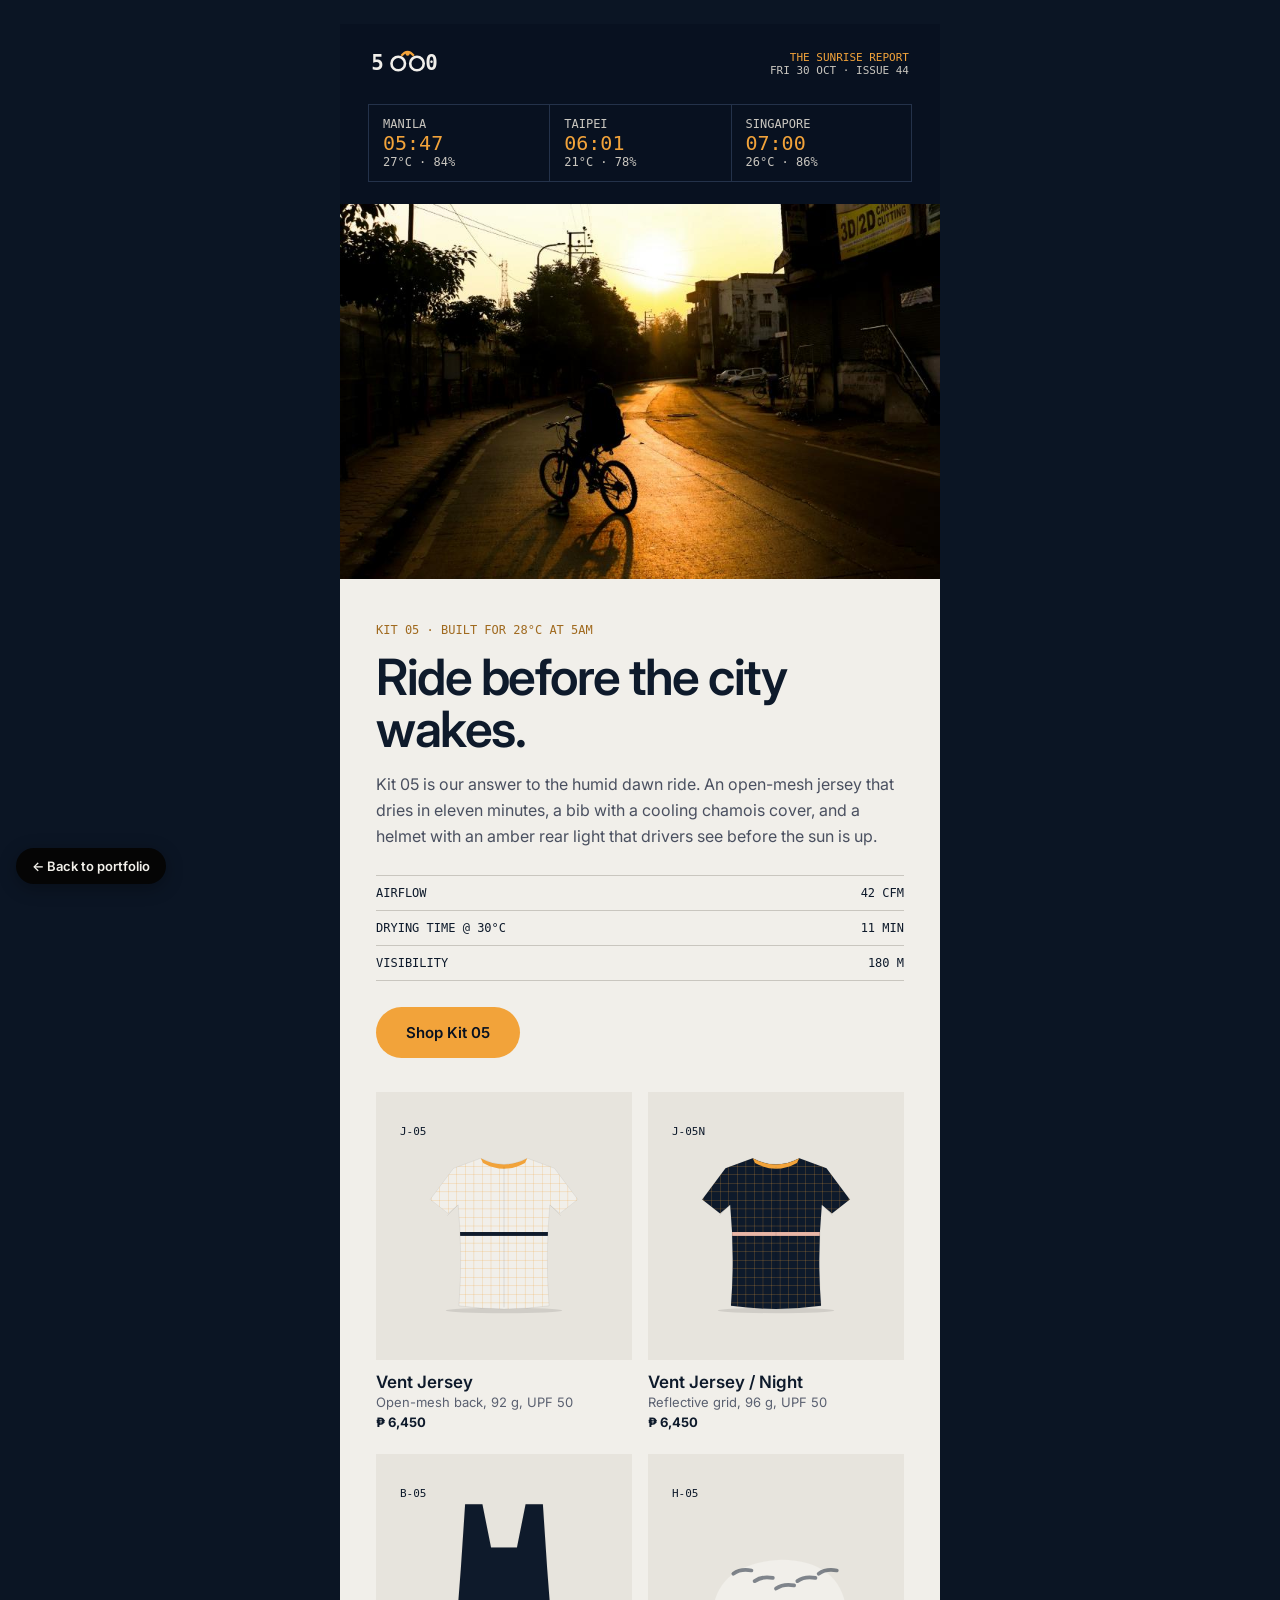
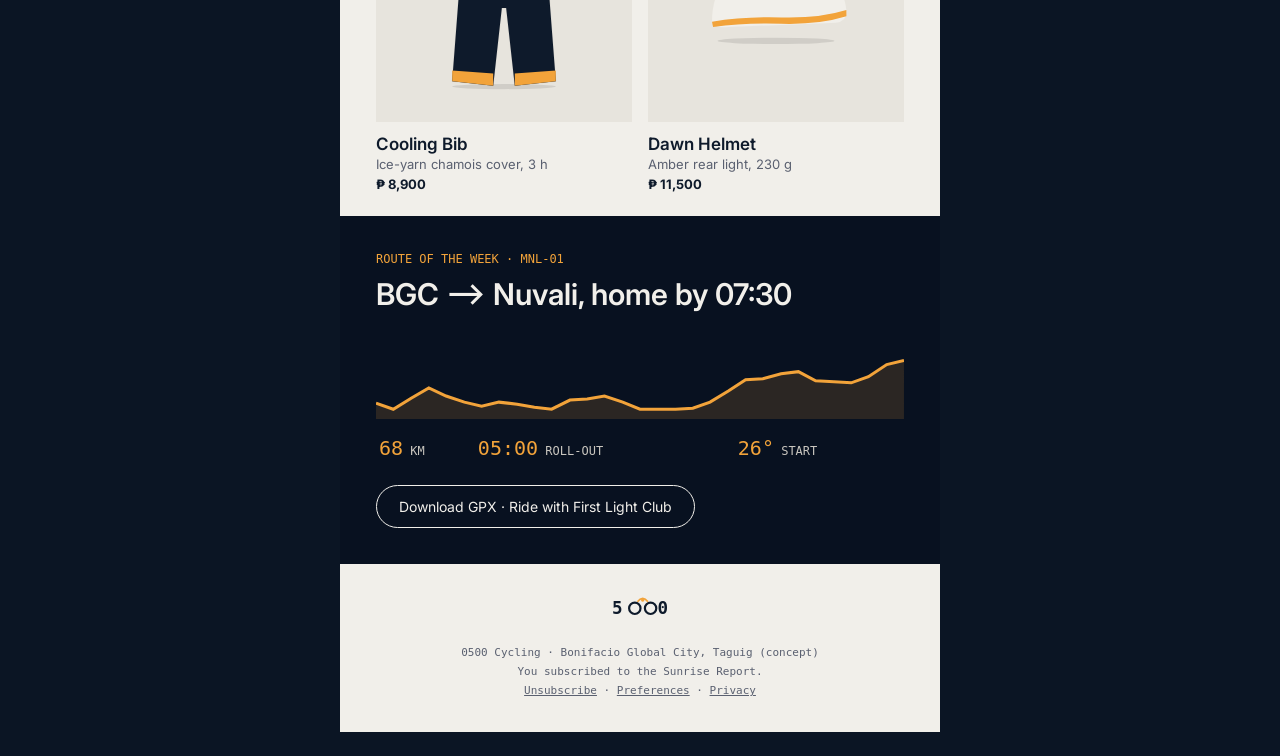
<file: projects/0500-email.html>
<!doctype html><html lang="en"><head><meta charset="utf-8"><link rel="preconnect" href="https://fonts.googleapis.com"><link rel="preconnect" href="https://fonts.gstatic.com" crossorigin><link href="https://fonts.googleapis.com/css2?family=Inter:wght@300;400;500;600;700;900&family=Libre+Baskerville:ital@0;1&family=Lora:ital,wght@0,400;0,600;0,700;1,400;1,700&family=JetBrains+Mono:wght@400;700&family=Noto+Sans+JP:wght@900&family=Noto+Sans+KR:wght@900&display=swap" rel="stylesheet"><meta name="viewport" content="width=device-width,initial-scale=1"><title>The Sunrise Report — Kit 05</title>
<style>body{margin:0;background:#0b1524} @media (max-width:620px){.c{width:100%!important} .st td{display:block!important;width:100%!important;box-sizing:border-box!important} .st td td{display:table-cell!important} .h{font-size:40px!important;line-height:42px!important}}</style></head>
<body><div style="display:none;max-height:0;overflow:hidden">Sunrise 05:47 Saturday. Kit 05 is built for 28°C at 5am.</div>
<table role="presentation" width="100%" cellpadding="0" cellspacing="0" bgcolor="#0b1524"><tr><td align="center" style="padding:24px 0">
<table role="presentation" class="c" width="600" cellpadding="0" cellspacing="0" bgcolor="#F1EFEA">
<tr><td bgcolor="#081120" style="padding:22px 28px"><table role="presentation" width="100%"><tr><td><svg width="68" height="26" viewBox="0 0 130 50"><text x="0" y="40" font-family="DejaVu Sans Mono, JetBrains Mono, monospace" font-weight="700" font-size="40" fill="#F1EFEA">5</text><circle cx="52" cy="28" r="13" fill="none" stroke="#F1EFEA" stroke-width="5"/><circle cx="88" cy="28" r="13" fill="none" stroke="#F1EFEA" stroke-width="5"/><path d="M58,13 Q70,-2 82,13" fill="none" stroke="#F2A33A" stroke-width="4"/><circle cx="70" cy="9" r="4" fill="#F2A33A"/><text x="104" y="40" font-family="DejaVu Sans Mono, JetBrains Mono, monospace" font-weight="700" font-size="40" fill="#F1EFEA">0</text></svg></td><td align="right" style="font-family:'DejaVu Sans Mono','JetBrains Mono','Courier New',monospace;font-size:11px;color:#F2A33A">THE SUNRISE REPORT<br><span style="color:#C9C6BF">FRI 30 OCT · ISSUE 44</span></td></tr></table></td></tr>
<tr><td bgcolor="#081120" style="padding:0 28px 22px"><table role="presentation" width="100%" cellpadding="0" cellspacing="0" style="border:1px solid #24324a;font-family:'DejaVu Sans Mono','JetBrains Mono','Courier New',monospace;font-size:12px;color:#C9C6BF">
<tr><td style="padding:12px 14px;border-right:1px solid #24324a">MANILA<br><span style="color:#F2A33A;font-size:20px">05:47</span><br>27°C · 84%</td><td style="padding:12px 14px;border-right:1px solid #24324a">TAIPEI<br><span style="color:#F2A33A;font-size:20px">06:01</span><br>21°C · 78%</td><td style="padding:12px 14px">SINGAPORE<br><span style="color:#F2A33A;font-size:20px">07:00</span><br>26°C · 86%</td></tr></table></td></tr>
<tr><td style="padding:0" bgcolor="#0E1A2B"><img src="photos/o500_dawn_street.jpg" width="600" alt="Rider at sunrise on an empty city street" style="display:block;width:100%;height:auto"></td></tr>
<tr><td style="padding:44px 36px 16px"><div style="font-family:'DejaVu Sans Mono','JetBrains Mono','Courier New',monospace;font-size:12px;color:#a06a1f">KIT 05 · BUILT FOR 28°C AT 5AM</div>
<div class="h" style="font-family:Inter,Arial,sans-serif;font-size:50px;line-height:52px;font-weight:600;letter-spacing:-1.5px;color:#0E1A2B;margin-top:14px">Ride before the city wakes.</div></td></tr>
<tr><td style="padding:0 36px 26px;font-family:Inter,Arial,sans-serif;font-size:16px;line-height:26px;color:#4a5060">Kit 05 is our answer to the humid dawn ride. An open-mesh jersey that dries in eleven minutes, a bib with a cooling chamois cover, and a helmet with an amber rear light that drivers see before the sun is up.</td></tr>
<tr><td style="padding:0 36px 34px"><table role="presentation" width="100%" cellpadding="0" cellspacing="0" style="font-family:'DejaVu Sans Mono','JetBrains Mono','Courier New',monospace;font-size:12px;color:#0E1A2B;border-top:1px solid #C9C6BF">
<tr><td style="padding:10px 0;border-bottom:1px solid #C9C6BF">AIRFLOW</td><td align="right" style="padding:10px 0;border-bottom:1px solid #C9C6BF">42 CFM</td></tr><tr><td style="padding:10px 0;border-bottom:1px solid #C9C6BF">DRYING TIME @ 30°C</td><td align="right" style="padding:10px 0;border-bottom:1px solid #C9C6BF">11 MIN</td></tr><tr><td style="padding:10px 0;border-bottom:1px solid #C9C6BF">VISIBILITY</td><td align="right" style="padding:10px 0;border-bottom:1px solid #C9C6BF">180 M</td></tr></table>
<a href="#" style="display:inline-block;margin-top:26px;background:#F2A33A;color:#081120;font-family:Inter,Arial,sans-serif;font-weight:600;font-size:15px;padding:16px 30px;border-radius:40px;text-decoration:none">Shop Kit 05</a></td></tr>
<tr><td style="padding:0 28px"><table role="presentation" width="100%" cellpadding="0" cellspacing="0" class="st"><tr><td width="50%" valign="top" style="padding:0 8px 22px"><table role="presentation" width="100%" cellpadding="0" cellspacing="0"><tr><td bgcolor="#e7e4dd" align="center" style="padding:24px;height:220px"><div style="font-family:'DejaVu Sans Mono','JetBrains Mono','Courier New',monospace;font-size:11px;color:#0E1A2B;text-align:left">J-05</div><div style="width:160px;height:190px;margin:0 auto"><svg width=160 height=190 viewBox="-6 20 412 425" xmlns="http://www.w3.org/2000/svg"><defs><clipPath id="ck1"><path d="M140,40 Q200,72 260,40 L330,66 L390,146 L344,182 L318,160 Q306,290 316,420 Q200,436 84,420 Q94,290 82,160 L56,182 L10,146 L70,66 Z"/></clipPath></defs><ellipse cx="200" cy="432" rx="150" ry="7" fill="#000" opacity=".10"/><path d="M140,40 Q200,72 260,40 L330,66 L390,146 L344,182 L318,160 Q306,290 316,420 Q200,436 84,420 Q94,290 82,160 L56,182 L10,146 L70,66 Z" fill="#F1EFEA"/><g clip-path="url(#ck1)"><rect x="0" y="60" width="400" height="1" fill="#F2A33A" opacity=".5"/><rect x="0" y="82" width="400" height="1" fill="#F2A33A" opacity=".5"/><rect x="0" y="104" width="400" height="1" fill="#F2A33A" opacity=".5"/><rect x="0" y="126" width="400" height="1" fill="#F2A33A" opacity=".5"/><rect x="0" y="148" width="400" height="1" fill="#F2A33A" opacity=".5"/><rect x="0" y="170" width="400" height="1" fill="#F2A33A" opacity=".5"/><rect x="0" y="192" width="400" height="1" fill="#F2A33A" opacity=".5"/><rect x="0" y="214" width="400" height="1" fill="#F2A33A" opacity=".5"/><rect x="0" y="236" width="400" height="1" fill="#F2A33A" opacity=".5"/><rect x="0" y="258" width="400" height="1" fill="#F2A33A" opacity=".5"/><rect x="0" y="280" width="400" height="1" fill="#F2A33A" opacity=".5"/><rect x="0" y="302" width="400" height="1" fill="#F2A33A" opacity=".5"/><rect x="0" y="324" width="400" height="1" fill="#F2A33A" opacity=".5"/><rect x="0" y="346" width="400" height="1" fill="#F2A33A" opacity=".5"/><rect x="0" y="368" width="400" height="1" fill="#F2A33A" opacity=".5"/><rect x="0" y="390" width="400" height="1" fill="#F2A33A" opacity=".5"/><rect x="0" y="412" width="400" height="1" fill="#F2A33A" opacity=".5"/><rect x="0" y="434" width="400" height="1" fill="#F2A33A" opacity=".5"/><rect x="12" y="0" width="1" height="440" fill="#F2A33A" opacity=".5"/><rect x="34" y="0" width="1" height="440" fill="#F2A33A" opacity=".5"/><rect x="56" y="0" width="1" height="440" fill="#F2A33A" opacity=".5"/><rect x="78" y="0" width="1" height="440" fill="#F2A33A" opacity=".5"/><rect x="100" y="0" width="1" height="440" fill="#F2A33A" opacity=".5"/><rect x="122" y="0" width="1" height="440" fill="#F2A33A" opacity=".5"/><rect x="144" y="0" width="1" height="440" fill="#F2A33A" opacity=".5"/><rect x="166" y="0" width="1" height="440" fill="#F2A33A" opacity=".5"/><rect x="188" y="0" width="1" height="440" fill="#F2A33A" opacity=".5"/><rect x="210" y="0" width="1" height="440" fill="#F2A33A" opacity=".5"/><rect x="232" y="0" width="1" height="440" fill="#F2A33A" opacity=".5"/><rect x="254" y="0" width="1" height="440" fill="#F2A33A" opacity=".5"/><rect x="276" y="0" width="1" height="440" fill="#F2A33A" opacity=".5"/><rect x="298" y="0" width="1" height="440" fill="#F2A33A" opacity=".5"/><rect x="320" y="0" width="1" height="440" fill="#F2A33A" opacity=".5"/><rect x="342" y="0" width="1" height="440" fill="#F2A33A" opacity=".5"/><rect x="364" y="0" width="1" height="440" fill="#F2A33A" opacity=".5"/><rect x="386" y="0" width="1" height="440" fill="#F2A33A" opacity=".5"/><rect x="0" y="230" width="400" height="10" fill="#0E1A2B"/></g><path d="M140,40 Q200,72 260,40 L254,52 Q200,82 146,52 Z" fill="#F2A33A"/><line x1="200" y1="62" x2="200" y2="424" stroke="#000" stroke-opacity=".18" stroke-width="1.4"/><path d="M80,162 L54,188 M320,162 L346,188" stroke="#000" stroke-opacity=".12" stroke-width="1.2"/><path d="M140,40 Q200,72 260,40 L330,66 L390,146 L344,182 L318,160 Q306,290 316,420 Q200,436 84,420 Q94,290 82,160 L56,182 L10,146 L70,66 Z" fill="none" stroke="#000" stroke-opacity=".12" stroke-width="1.2"/></svg></div></td></tr><tr><td style="padding-top:12px;font-family:Inter,Arial,sans-serif;font-size:17px;font-weight:600;color:#0E1A2B">Vent Jersey</td></tr><tr><td style="font-family:Inter,Arial,sans-serif;font-size:13px;line-height:20px;color:#5a6070">Open-mesh back, 92 g, UPF 50<br><b style="color:#0E1A2B">₱ 6,450</b></td></tr></table></td><td width="50%" valign="top" style="padding:0 8px 22px"><table role="presentation" width="100%" cellpadding="0" cellspacing="0"><tr><td bgcolor="#e7e4dd" align="center" style="padding:24px;height:220px"><div style="font-family:'DejaVu Sans Mono','JetBrains Mono','Courier New',monospace;font-size:11px;color:#0E1A2B;text-align:left">J-05N</div><div style="width:160px;height:190px;margin:0 auto"><svg width=160 height=190 viewBox="-6 20 412 425" xmlns="http://www.w3.org/2000/svg"><defs><clipPath id="ck2"><path d="M140,40 Q200,72 260,40 L330,66 L390,146 L344,182 L318,160 Q306,290 316,420 Q200,436 84,420 Q94,290 82,160 L56,182 L10,146 L70,66 Z"/></clipPath></defs><ellipse cx="200" cy="432" rx="150" ry="7" fill="#000" opacity=".10"/><path d="M140,40 Q200,72 260,40 L330,66 L390,146 L344,182 L318,160 Q306,290 316,420 Q200,436 84,420 Q94,290 82,160 L56,182 L10,146 L70,66 Z" fill="#0E1A2B"/><g clip-path="url(#ck2)"><rect x="0" y="60" width="400" height="1" fill="#F2A33A" opacity=".5"/><rect x="0" y="82" width="400" height="1" fill="#F2A33A" opacity=".5"/><rect x="0" y="104" width="400" height="1" fill="#F2A33A" opacity=".5"/><rect x="0" y="126" width="400" height="1" fill="#F2A33A" opacity=".5"/><rect x="0" y="148" width="400" height="1" fill="#F2A33A" opacity=".5"/><rect x="0" y="170" width="400" height="1" fill="#F2A33A" opacity=".5"/><rect x="0" y="192" width="400" height="1" fill="#F2A33A" opacity=".5"/><rect x="0" y="214" width="400" height="1" fill="#F2A33A" opacity=".5"/><rect x="0" y="236" width="400" height="1" fill="#F2A33A" opacity=".5"/><rect x="0" y="258" width="400" height="1" fill="#F2A33A" opacity=".5"/><rect x="0" y="280" width="400" height="1" fill="#F2A33A" opacity=".5"/><rect x="0" y="302" width="400" height="1" fill="#F2A33A" opacity=".5"/><rect x="0" y="324" width="400" height="1" fill="#F2A33A" opacity=".5"/><rect x="0" y="346" width="400" height="1" fill="#F2A33A" opacity=".5"/><rect x="0" y="368" width="400" height="1" fill="#F2A33A" opacity=".5"/><rect x="0" y="390" width="400" height="1" fill="#F2A33A" opacity=".5"/><rect x="0" y="412" width="400" height="1" fill="#F2A33A" opacity=".5"/><rect x="0" y="434" width="400" height="1" fill="#F2A33A" opacity=".5"/><rect x="12" y="0" width="1" height="440" fill="#F2A33A" opacity=".5"/><rect x="34" y="0" width="1" height="440" fill="#F2A33A" opacity=".5"/><rect x="56" y="0" width="1" height="440" fill="#F2A33A" opacity=".5"/><rect x="78" y="0" width="1" height="440" fill="#F2A33A" opacity=".5"/><rect x="100" y="0" width="1" height="440" fill="#F2A33A" opacity=".5"/><rect x="122" y="0" width="1" height="440" fill="#F2A33A" opacity=".5"/><rect x="144" y="0" width="1" height="440" fill="#F2A33A" opacity=".5"/><rect x="166" y="0" width="1" height="440" fill="#F2A33A" opacity=".5"/><rect x="188" y="0" width="1" height="440" fill="#F2A33A" opacity=".5"/><rect x="210" y="0" width="1" height="440" fill="#F2A33A" opacity=".5"/><rect x="232" y="0" width="1" height="440" fill="#F2A33A" opacity=".5"/><rect x="254" y="0" width="1" height="440" fill="#F2A33A" opacity=".5"/><rect x="276" y="0" width="1" height="440" fill="#F2A33A" opacity=".5"/><rect x="298" y="0" width="1" height="440" fill="#F2A33A" opacity=".5"/><rect x="320" y="0" width="1" height="440" fill="#F2A33A" opacity=".5"/><rect x="342" y="0" width="1" height="440" fill="#F2A33A" opacity=".5"/><rect x="364" y="0" width="1" height="440" fill="#F2A33A" opacity=".5"/><rect x="386" y="0" width="1" height="440" fill="#F2A33A" opacity=".5"/><rect x="0" y="230" width="400" height="10" fill="#E9B6A6"/></g><path d="M140,40 Q200,72 260,40 L254,52 Q200,82 146,52 Z" fill="#F2A33A"/><line x1="200" y1="62" x2="200" y2="424" stroke="#000" stroke-opacity=".18" stroke-width="1.4"/><path d="M80,162 L54,188 M320,162 L346,188" stroke="#000" stroke-opacity=".12" stroke-width="1.2"/><path d="M140,40 Q200,72 260,40 L330,66 L390,146 L344,182 L318,160 Q306,290 316,420 Q200,436 84,420 Q94,290 82,160 L56,182 L10,146 L70,66 Z" fill="none" stroke="#000" stroke-opacity=".12" stroke-width="1.2"/></svg></div></td></tr><tr><td style="padding-top:12px;font-family:Inter,Arial,sans-serif;font-size:17px;font-weight:600;color:#0E1A2B">Vent Jersey / Night</td></tr><tr><td style="font-family:Inter,Arial,sans-serif;font-size:13px;line-height:20px;color:#5a6070">Reflective grid, 96 g, UPF 50<br><b style="color:#0E1A2B">₱ 6,450</b></td></tr></table></td></tr><tr><td width="50%" valign="top" style="padding:0 8px 22px"><table role="presentation" width="100%" cellpadding="0" cellspacing="0"><tr><td bgcolor="#e7e4dd" align="center" style="padding:24px;height:220px"><div style="font-family:'DejaVu Sans Mono','JetBrains Mono','Courier New',monospace;font-size:11px;color:#0E1A2B;text-align:left">B-05</div><div style="width:160px;height:190px;margin:0 auto"><svg width=160 height=190 viewBox="60 10 280 440" xmlns="http://www.w3.org/2000/svg"><ellipse cx="200" cy="442" rx="120" ry="6" fill="#000" opacity=".1"/><path d="M110,20 L150,20 L170,120 L230,120 L250,20 L290,20 L300,170 L320,430 L225,440 L205,260 L195,260 L175,440 L80,430 L100,170 Z" fill="#0E1A2B"/><path d="M80,405 L175,412 L175,440 L80,430 Z M320,405 L225,412 L225,440 L320,430Z" fill="#F2A33A"/><path d="M110,20 L150,20 L170,120 L230,120 L250,20 L290,20 L300,170 L320,430 L225,440 L205,260 L195,260 L175,440 L80,430 L100,170 Z" fill="none" stroke="#000" stroke-opacity=".15"/></svg></div></td></tr><tr><td style="padding-top:12px;font-family:Inter,Arial,sans-serif;font-size:17px;font-weight:600;color:#0E1A2B">Cooling Bib</td></tr><tr><td style="font-family:Inter,Arial,sans-serif;font-size:13px;line-height:20px;color:#5a6070">Ice-yarn chamois cover, 3 h<br><b style="color:#0E1A2B">₱ 8,900</b></td></tr></table></td><td width="50%" valign="top" style="padding:0 8px 22px"><table role="presentation" width="100%" cellpadding="0" cellspacing="0"><tr><td bgcolor="#e7e4dd" align="center" style="padding:24px;height:220px"><div style="font-family:'DejaVu Sans Mono','JetBrains Mono','Courier New',monospace;font-size:11px;color:#0E1A2B;text-align:left">H-05</div><div style="width:160px;height:190px;margin:0 auto"><svg width=160 height=190 viewBox="0 0 300 200" xmlns="http://www.w3.org/2000/svg"><ellipse cx="150" cy="186" rx="110" ry="6" fill="#000" opacity=".1"/><path d="M30,150 Q30,40 160,34 Q270,36 282,128 Q284,150 262,152 L60,160 Q34,162 30,150 Z" fill="#F1EFEA"/><path d="M30,150 Q90,140 160,142 Q230,144 282,128 L282,140 Q230,156 160,154 Q90,152 32,160 Z" fill="#F2A33A"/><path d="M70,60 q14,-10 34,-6" stroke="#0E1A2B" stroke-width="7" stroke-linecap="round" fill="none" opacity=".5"/><path d="M110,74 q14,-10 34,-6" stroke="#0E1A2B" stroke-width="7" stroke-linecap="round" fill="none" opacity=".5"/><path d="M150,88 q14,-10 34,-6" stroke="#0E1A2B" stroke-width="7" stroke-linecap="round" fill="none" opacity=".5"/><path d="M190,74 q14,-10 34,-6" stroke="#0E1A2B" stroke-width="7" stroke-linecap="round" fill="none" opacity=".5"/><path d="M230,60 q14,-10 34,-6" stroke="#0E1A2B" stroke-width="7" stroke-linecap="round" fill="none" opacity=".5"/></svg></div></td></tr><tr><td style="padding-top:12px;font-family:Inter,Arial,sans-serif;font-size:17px;font-weight:600;color:#0E1A2B">Dawn Helmet</td></tr><tr><td style="font-family:Inter,Arial,sans-serif;font-size:13px;line-height:20px;color:#5a6070">Amber rear light, 230 g<br><b style="color:#0E1A2B">₱ 11,500</b></td></tr></table></td></tr></table></td></tr>
<tr><td bgcolor="#081120" style="padding:36px"><div style="font-family:'DejaVu Sans Mono','JetBrains Mono','Courier New',monospace;font-size:12px;color:#F2A33A">ROUTE OF THE WEEK · MNL-01</div>
<div style="font-family:Inter,Arial,sans-serif;font-size:30px;font-weight:600;color:#F1EFEA;margin:10px 0 16px">BGC ⟶ Nuvali, home by 07:30</div><svg viewBox="0 0 520 90" style="width:100%;display:block"><path d="M0,74 L17,80 L35,69 L52,59 L69,67 L87,73 L104,77 L121,73 L139,75 L156,78 L173,80 L191,71 L208,70 L225,67 L243,73 L260,80 L277,80 L295,80 L312,79 L329,73 L347,62 L364,51 L381,50 L399,45 L416,43 L433,52 L451,53 L468,54 L485,48 L503,36 L520,32 L520,90 L0,90 Z" fill="#F2A33A" opacity=".15"/><path d="M0,74 L17,80 L35,69 L52,59 L69,67 L87,73 L104,77 L121,73 L139,75 L156,78 L173,80 L191,71 L208,70 L225,67 L243,73 L260,80 L277,80 L295,80 L312,79 L329,73 L347,62 L364,51 L381,50 L399,45 L416,43 L433,52 L451,53 L468,54 L485,48 L503,36 L520,32" fill="none" stroke="#F2A33A" stroke-width="3"/></svg>
<table role="presentation" width="100%" style="font-family:'DejaVu Sans Mono','JetBrains Mono','Courier New',monospace;font-size:12px;color:#C9C6BF;margin-top:14px"><tr><td><span style="font-size:20px;color:#F2A33A">68</span> KM</td><td><span style="font-size:20px;color:#F2A33A">05:00</span> ROLL-OUT</td><td><span style="font-size:20px;color:#F2A33A">26°</span> START</td></tr></table>
<a href="#" style="display:inline-block;margin-top:22px;border:1px solid #F1EFEA;color:#F1EFEA;font-family:Inter,Arial,sans-serif;font-size:14px;padding:12px 22px;border-radius:40px;text-decoration:none">Download GPX · Ride with First Light Club</a></td></tr>
<tr><td align="center" style="padding:32px;font-family:'DejaVu Sans Mono','JetBrains Mono','Courier New',monospace;font-size:11px;line-height:19px;color:#5a6070"><svg width="57" height="22" viewBox="0 0 130 50"><text x="0" y="40" font-family="DejaVu Sans Mono, JetBrains Mono, monospace" font-weight="700" font-size="40" fill="#0E1A2B">5</text><circle cx="52" cy="28" r="13" fill="none" stroke="#0E1A2B" stroke-width="5"/><circle cx="88" cy="28" r="13" fill="none" stroke="#0E1A2B" stroke-width="5"/><path d="M58,13 Q70,-2 82,13" fill="none" stroke="#F2A33A" stroke-width="4"/><circle cx="70" cy="9" r="4" fill="#F2A33A"/><text x="104" y="40" font-family="DejaVu Sans Mono, JetBrains Mono, monospace" font-weight="700" font-size="40" fill="#0E1A2B">0</text></svg><br><br>0500 Cycling · Bonifacio Global City, Taguig (concept)<br>You subscribed to the Sunrise Report.<br><a href="#" style="color:#5a6070">Unsubscribe</a> · <a href="#" style="color:#5a6070">Preferences</a> · <a href="#" style="color:#5a6070">Privacy</a></td></tr>
</table></td></tr></table><a href="../index.html#personal" style="position:fixed;left:16px;bottom:16px;z-index:999;background:#050505;color:#f2f0ea;font:600 13px Inter,Arial,sans-serif;padding:10px 16px;border-radius:30px;text-decoration:none;box-shadow:0 4px 18px rgba(0,0,0,.3)">← Back to portfolio</a></body></html>
</file>
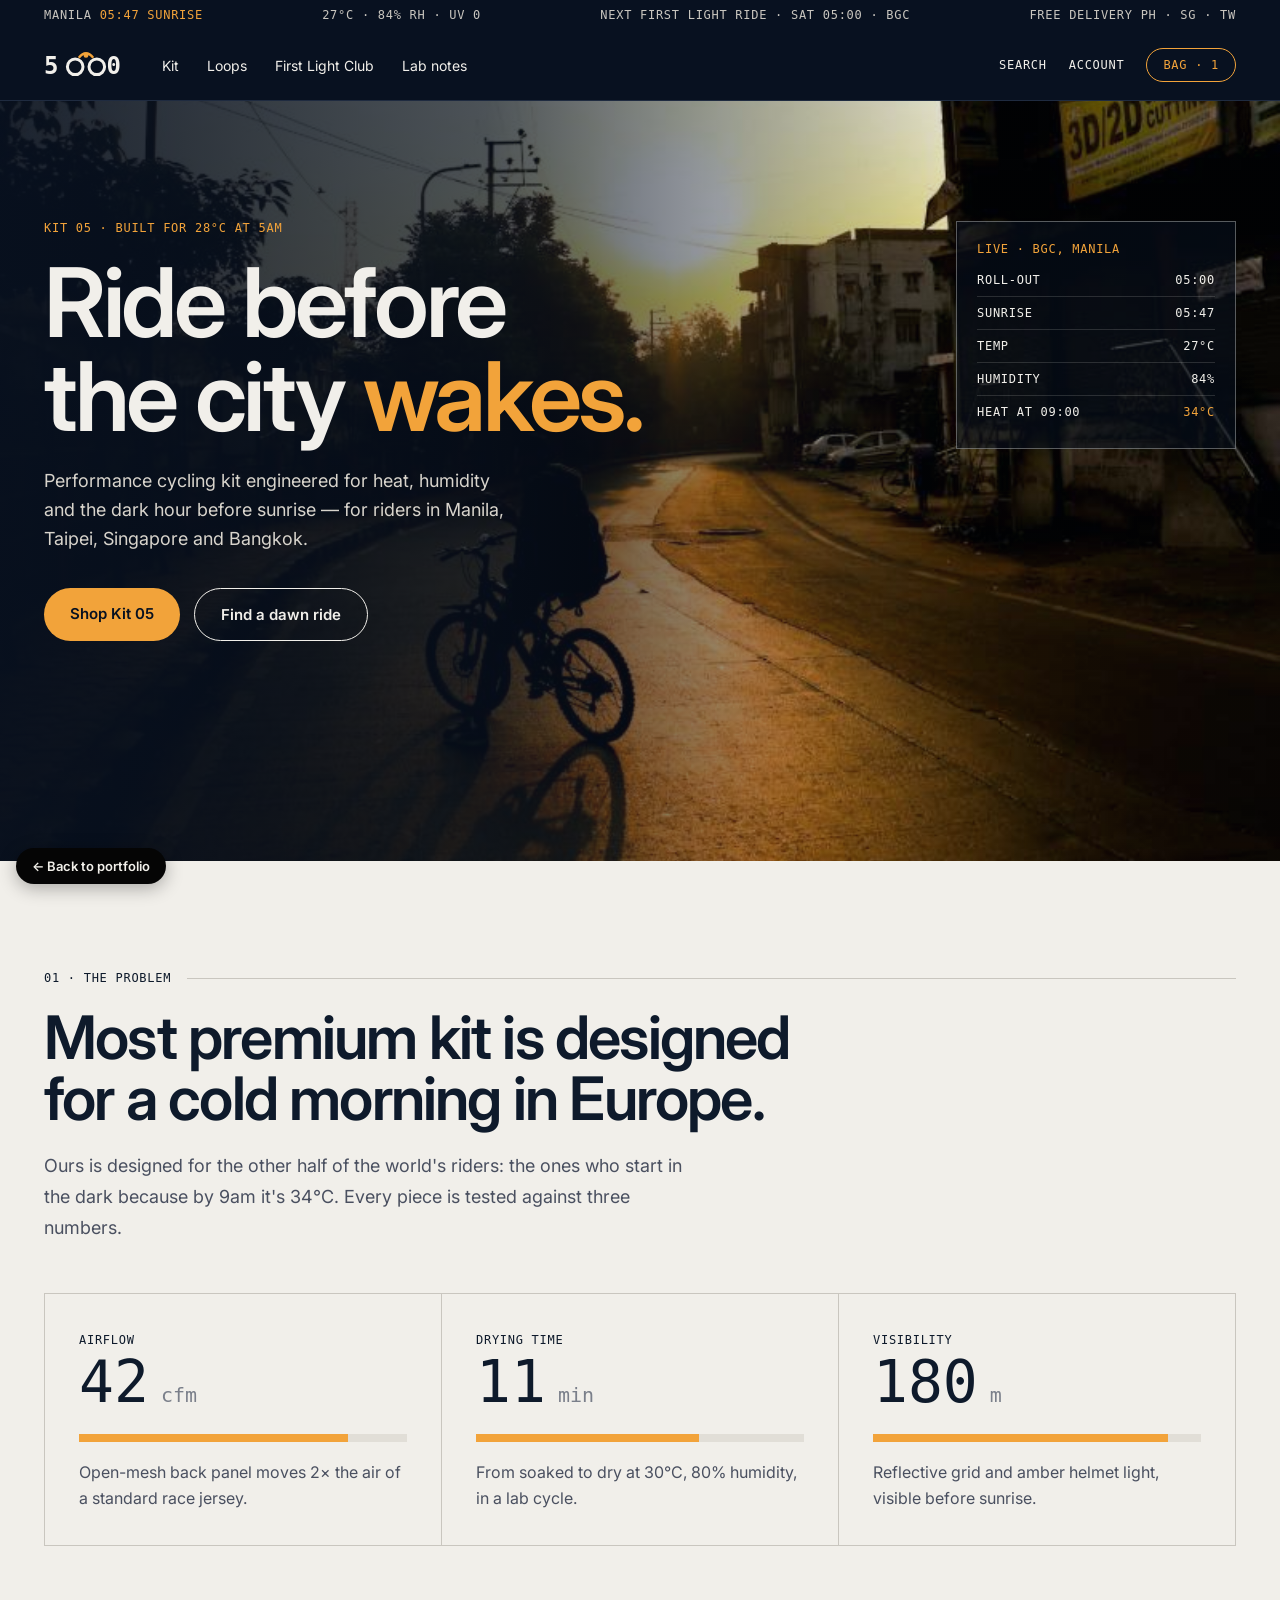
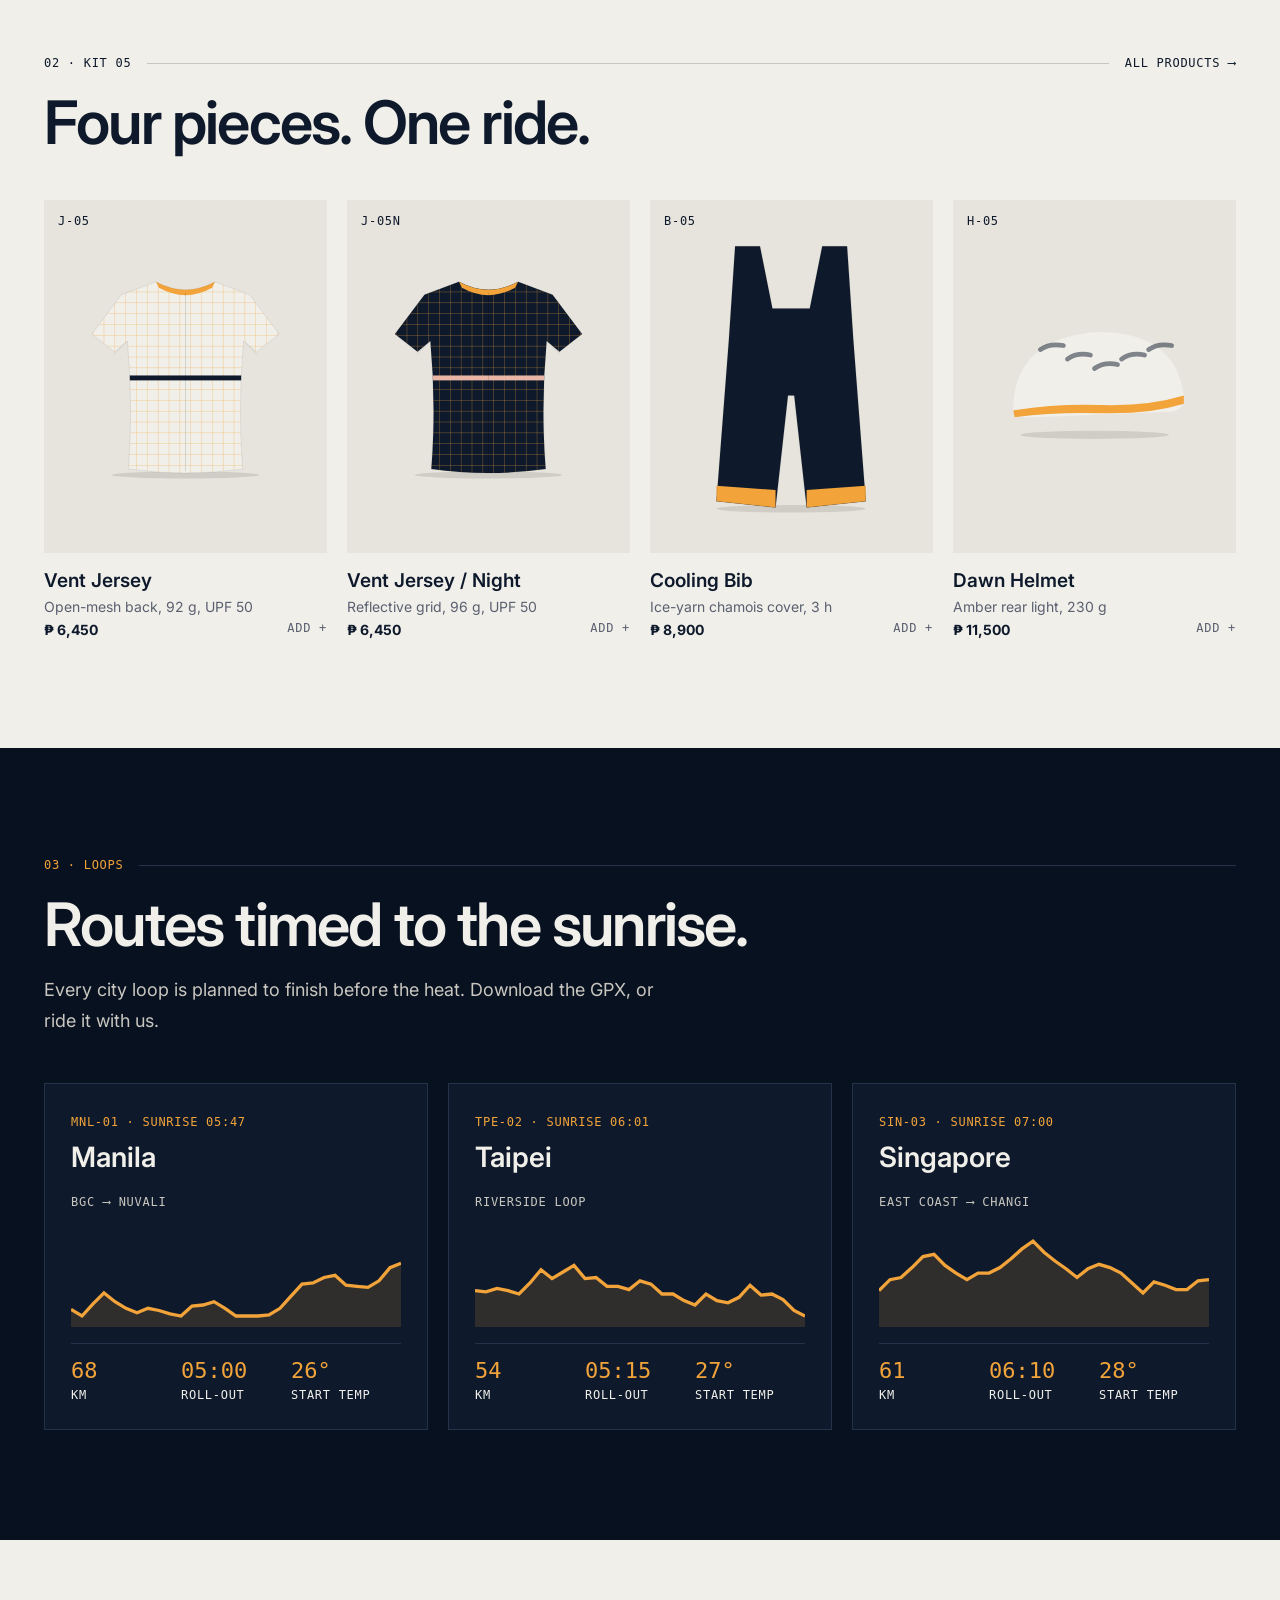
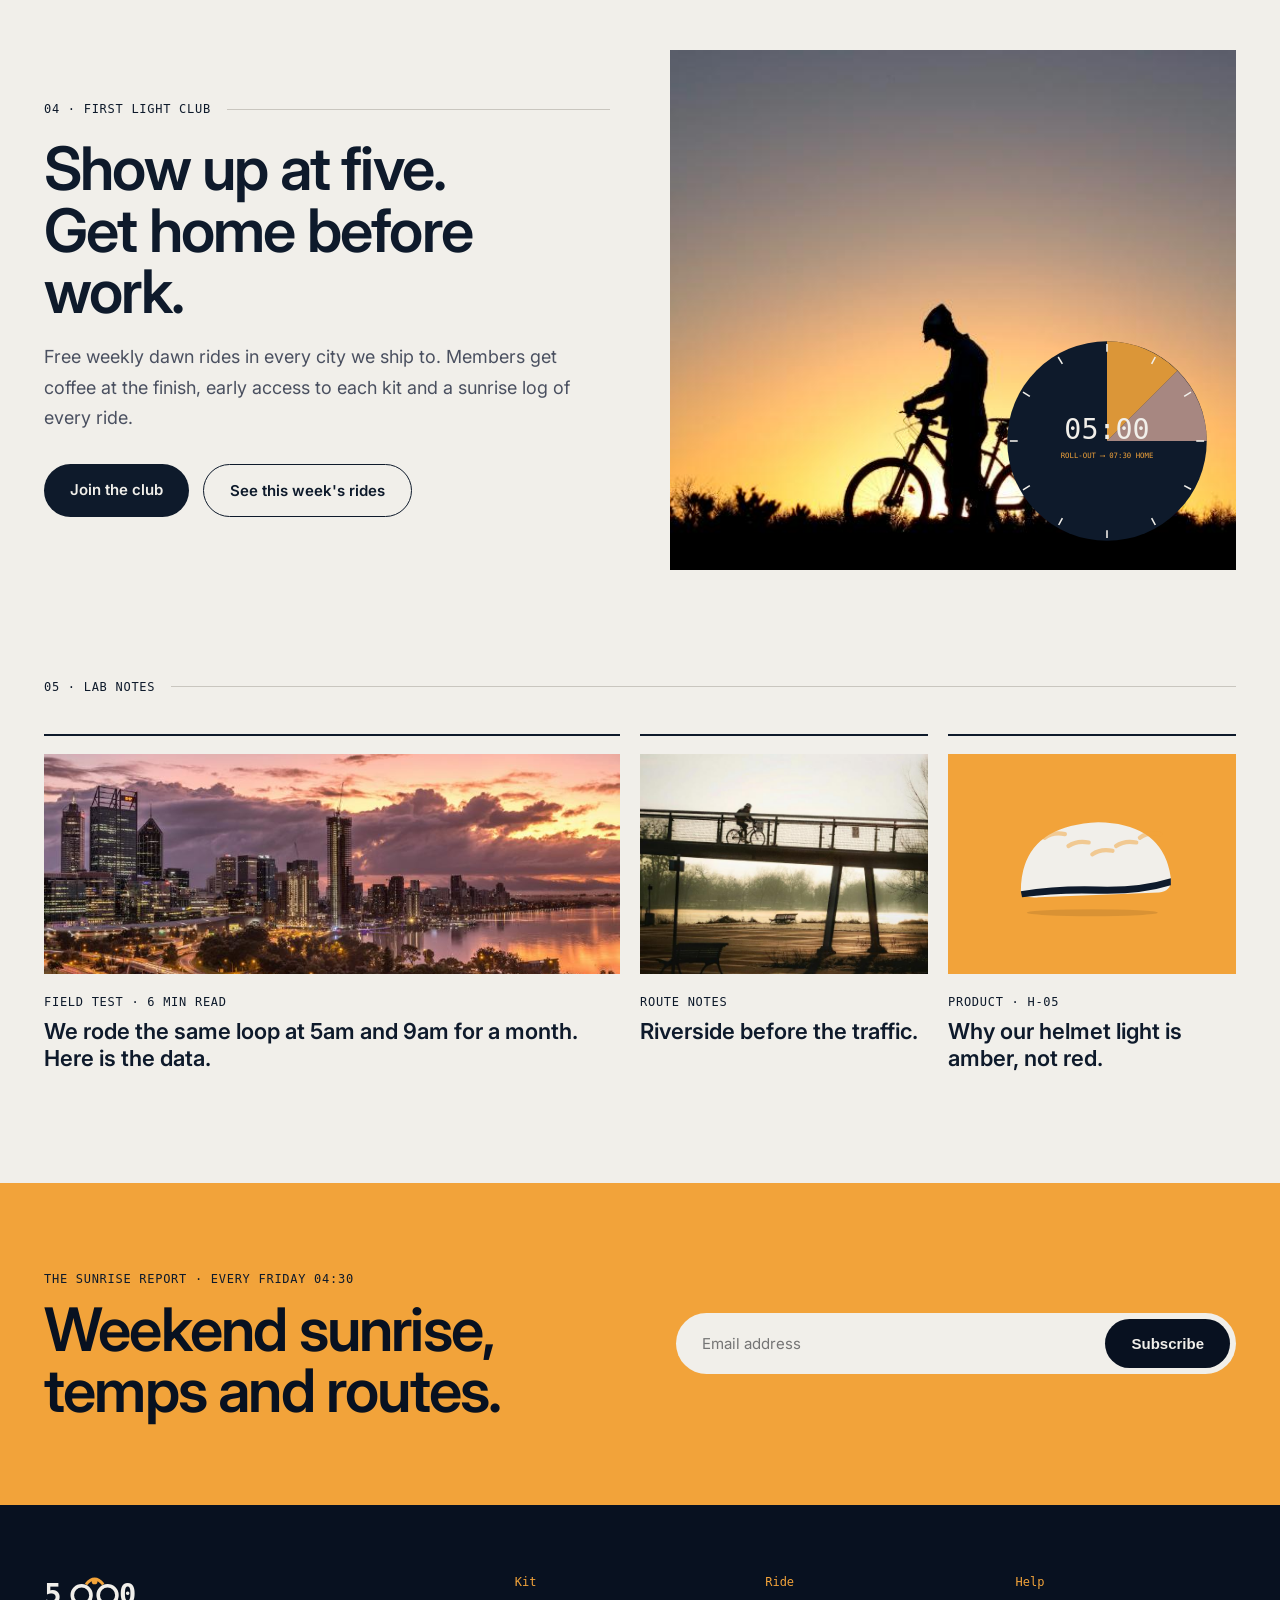
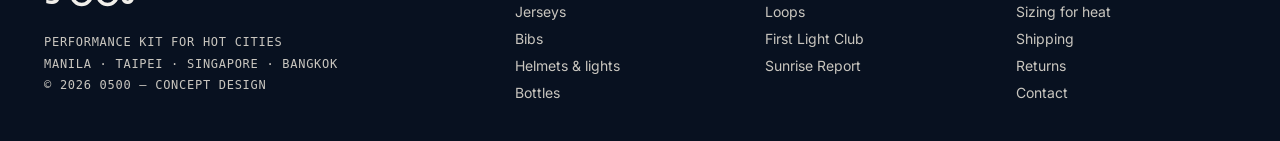
<file: projects/0500-website.html>
<!doctype html><html lang="en"><head><meta charset="utf-8"><link rel="preconnect" href="https://fonts.googleapis.com"><link rel="preconnect" href="https://fonts.gstatic.com" crossorigin><link href="https://fonts.googleapis.com/css2?family=Inter:wght@300;400;500;600;700;900&family=Libre+Baskerville:ital@0;1&family=Lora:ital,wght@0,400;0,600;0,700;1,400;1,700&family=JetBrains+Mono:wght@400;700&family=Noto+Sans+JP:wght@900&family=Noto+Sans+KR:wght@900&display=swap" rel="stylesheet"><meta name="viewport" content="width=device-width,initial-scale=1"><title>0500 — Ride before the city wakes</title><style>
*{box-sizing:border-box;margin:0;padding:0}
body{background:#F1EFEA;color:#0E1A2B;font-family:Inter,Arial,sans-serif;-webkit-font-smoothing:antialiased}
a{color:inherit;text-decoration:none}
.m{font-family:'DejaVu Sans Mono','JetBrains Mono','Courier New',monospace;font-size:12px;letter-spacing:.06em;text-transform:uppercase}
.wrap{max-width:1320px;margin:0 auto;padding:0 44px}
.status{background:#081120;color:#C9C6BF;display:flex;justify-content:space-between;padding:8px 44px}
.status b{color:#F2A33A;font-weight:400}
header{background:#081120;color:#F1EFEA;border-bottom:1px solid #1f2b40}
.nav{display:flex;align-items:center;height:70px;gap:40px}
.nav nav{display:flex;gap:28px;font-size:14px}
.nav .r{margin-left:auto;display:flex;gap:22px;align-items:center}
.pill{border:1px solid #F2A33A;color:#F2A33A;padding:9px 16px;border-radius:30px}
.hero{position:relative;height:760px;color:#F1EFEA;overflow:hidden}
.hero .in{position:relative;z-index:2;padding-top:120px}
.hero h1{font-size:96px;line-height:.98;letter-spacing:-.035em;font-weight:600;max-width:820px}
.hero h1 span{color:#F2A33A}
.hero p{font-size:18px;line-height:1.6;max-width:470px;color:#d8d4cc;margin-top:24px}
.btn{display:inline-block;background:#F2A33A;color:#081120;padding:16px 26px;border-radius:40px;font-weight:600;font-size:15px}
.btn.o{background:transparent;border:1px solid #F1EFEA;color:#F1EFEA}
.readout{position:absolute;right:44px;top:120px;z-index:2;width:280px;border:1px solid rgba(241,239,234,.35);background:rgba(8,17,32,.55);padding:20px}
.readout .row{display:flex;justify-content:space-between;padding:9px 0;border-bottom:1px solid rgba(241,239,234,.15)}
.sec{padding:110px 0}
.label{display:flex;gap:16px;align-items:center;margin-bottom:22px}
.label i{flex:1;height:1px;background:#C9C6BF}
h2{font-size:60px;line-height:1.02;letter-spacing:-.03em;font-weight:600}
.inst{display:grid;grid-template-columns:repeat(3,1fr);gap:1px;background:#C9C6BF;border:1px solid #C9C6BF;margin-top:50px}
.inst>div{background:#F1EFEA;padding:34px}
.inst .big{font-family:'DejaVu Sans Mono','JetBrains Mono','Courier New',monospace;font-size:58px;color:#0E1A2B}
.inst .big small{font-size:20px;color:#7a7f8a}
.gauge{height:8px;background:#e1ded7;margin:18px 0}
.gauge i{display:block;height:100%;background:#F2A33A}
.kit{display:grid;grid-template-columns:repeat(4,1fr);gap:20px;margin-top:46px}
.p .img{background:#e7e4dd;aspect-ratio:4/5;position:relative;display:flex;align-items:center;justify-content:center;padding:40px}
.p .img svg{max-height:100%;width:auto;max-width:100%}
.p .code{position:absolute;left:14px;top:14px}
.p h3{font-size:19px;font-weight:600;margin-top:16px}
.p .row{display:flex;justify-content:space-between;margin-top:6px;color:#5a6070;font-size:14px}
.loops{background:#081120;color:#F1EFEA}
.lgrid{display:grid;grid-template-columns:repeat(3,1fr);gap:20px;margin-top:46px}
.loop{border:1px solid #24324a;padding:26px;background:#0E1A2B}
.loop h3{font-size:28px;font-weight:600;margin:10px 0 16px}
.loop .stats{display:grid;grid-template-columns:repeat(3,1fr);margin-top:16px;border-top:1px solid #24324a;padding-top:14px}
.loop .stats b{display:block;font-family:'DejaVu Sans Mono','JetBrains Mono','Courier New',monospace;font-size:22px;color:#F2A33A;font-weight:400}
.club{display:grid;grid-template-columns:1fr 1fr;gap:60px;align-items:center}
.clock{position:relative;aspect-ratio:1/1;border-radius:50%;border:1px solid #C9C6BF;display:flex;align-items:center;justify-content:center}
.journal{display:grid;grid-template-columns:2fr 1fr 1fr;gap:20px;margin-top:40px}
.j{border-top:2px solid #0E1A2B;padding-top:18px}
.j .art{height:220px;position:relative;overflow:hidden;margin-bottom:16px}
.j h3{font-size:22px;font-weight:600;line-height:1.25;margin-top:8px}
.news{background:#F2A33A;padding:84px 0}
.news form{display:flex;background:#F1EFEA;border-radius:50px;padding:6px;max-width:560px;width:100%}
.news input{flex:1;min-width:0;border:none;background:transparent;padding:14px 20px;font-size:15px;font-family:Inter,Arial,sans-serif}
footer{background:#081120;color:#C9C6BF;padding:70px 0 30px;font-size:14px}
footer .cols{display:grid;grid-template-columns:2fr 1fr 1fr 1fr;gap:30px}
footer h4{color:#F2A33A;font-family:'DejaVu Sans Mono','JetBrains Mono','Courier New',monospace;font-weight:400;font-size:12px;margin-bottom:14px}
footer li{list-style:none;margin-bottom:10px}
@media (max-width:760px){
 .wrap{padding:0 18px} .status{padding:8px 18px} .status span:nth-child(n+3){display:none}
 .nav nav,.nav .r .m{display:none} .hero{height:760px} .hero .in{padding-top:60px} .hero h1{font-size:50px}
 .readout{left:18px;right:18px;top:auto;bottom:30px;width:auto}
 .sec{padding:70px 0} h2{font-size:38px} .inst{grid-template-columns:1fr} .inst .big{font-size:44px}
 .kit{grid-template-columns:1fr 1fr;gap:12px} .p .img{padding:18px}
 .lgrid{grid-template-columns:1fr} .club{grid-template-columns:1fr;gap:30px} .journal{grid-template-columns:1fr}
 footer .cols{grid-template-columns:1fr 1fr}
}
</style></head><body>
<div class="status m"><span>Manila <b>05:47 sunrise</b></span><span>27°C · 84% RH · UV 0</span><span>Next First Light ride · Sat 05:00 · BGC</span><span>Free delivery PH · SG · TW</span></div>
<header><div class="wrap nav"><svg width="78" height="30" viewBox="0 0 130 50"><text x="0" y="40" font-family="DejaVu Sans Mono, JetBrains Mono, monospace" font-weight="700" font-size="40" fill="#F1EFEA">5</text><circle cx="52" cy="28" r="13" fill="none" stroke="#F1EFEA" stroke-width="5"/><circle cx="88" cy="28" r="13" fill="none" stroke="#F1EFEA" stroke-width="5"/><path d="M58,13 Q70,-2 82,13" fill="none" stroke="#F2A33A" stroke-width="4"/><circle cx="70" cy="9" r="4" fill="#F2A33A"/><text x="104" y="40" font-family="DejaVu Sans Mono, JetBrains Mono, monospace" font-weight="700" font-size="40" fill="#F1EFEA">0</text></svg><nav><a>Kit</a><a>Loops</a><a>First Light Club</a><a>Lab notes</a></nav><div class="r"><span class="m">Search</span><span class="m">Account</span><a class="pill m">Bag · 1</a></div></div></header>
<section class="hero"><img src="photos/o500_dawn_street.jpg" alt="Rider at sunrise on an empty city street" style="display:block;width:100%;height:100%;object-fit:cover;position:absolute;inset:0"><div style="position:absolute;inset:0;background:linear-gradient(90deg,rgba(8,17,32,.92) 0%,rgba(8,17,32,.72) 38%,rgba(8,17,32,.1) 75%)"></div><div class="wrap in"><div class="m" style="color:#F2A33A">Kit 05 · Built for 28°C at 5am</div><h1 style="margin-top:20px">Ride before<br>the city <span>wakes.</span></h1>
<p>Performance cycling kit engineered for heat, humidity and the dark hour before sunrise — for riders in Manila, Taipei, Singapore and Bangkok.</p>
<div style="display:flex;gap:14px;margin-top:34px"><a class="btn">Shop Kit 05</a><a class="btn o">Find a dawn ride</a></div></div>
<div class="readout m"><div style="color:#F2A33A;margin-bottom:8px">Live · BGC, Manila</div><div class="row"><span>Roll-out</span><span>05:00</span></div><div class="row"><span>Sunrise</span><span>05:47</span></div><div class="row"><span>Temp</span><span>27°C</span></div><div class="row"><span>Humidity</span><span>84%</span></div><div class="row" style="border:none"><span>Heat at 09:00</span><span style="color:#F2A33A">34°C</span></div></div></section>
<section class="sec"><div class="wrap"><div class="label"><span class="m">01 · The problem</span><i></i></div><h2>Most premium kit is designed<br>for a cold morning in Europe.</h2>
<p style="font-size:18px;line-height:1.7;max-width:640px;color:#4a5060;margin-top:22px">Ours is designed for the other half of the world's riders: the ones who start in the dark because by 9am it's 34°C. Every piece is tested against three numbers.</p>
<div class="inst"><div><span class="m">Airflow</span><div class="big">42<small> cfm</small></div><div class="gauge"><i style="width:82%"></i></div><p style="color:#4a5060;line-height:1.6">Open-mesh back panel moves 2× the air of a standard race jersey.</p></div>
<div><span class="m">Drying time</span><div class="big">11<small> min</small></div><div class="gauge"><i style="width:68%"></i></div><p style="color:#4a5060;line-height:1.6">From soaked to dry at 30°C, 80% humidity, in a lab cycle.</p></div>
<div><span class="m">Visibility</span><div class="big">180<small> m</small></div><div class="gauge"><i style="width:90%"></i></div><p style="color:#4a5060;line-height:1.6">Reflective grid and amber helmet light, visible before sunrise.</p></div></div></div></section>
<section class="sec" style="padding-top:0"><div class="wrap"><div class="label"><span class="m">02 · Kit 05</span><i></i><a class="m">All products ⟶</a></div><h2>Four pieces. One ride.</h2><div class="kit"><div class="p"><div class="img"><span class="m code">J-05</span><svg viewBox="-6 20 412 425" xmlns="http://www.w3.org/2000/svg"><defs><clipPath id="ck1"><path d="M140,40 Q200,72 260,40 L330,66 L390,146 L344,182 L318,160 Q306,290 316,420 Q200,436 84,420 Q94,290 82,160 L56,182 L10,146 L70,66 Z"/></clipPath></defs><ellipse cx="200" cy="432" rx="150" ry="7" fill="#000" opacity=".10"/><path d="M140,40 Q200,72 260,40 L330,66 L390,146 L344,182 L318,160 Q306,290 316,420 Q200,436 84,420 Q94,290 82,160 L56,182 L10,146 L70,66 Z" fill="#F1EFEA"/><g clip-path="url(#ck1)"><rect x="0" y="60" width="400" height="1" fill="#F2A33A" opacity=".5"/><rect x="0" y="82" width="400" height="1" fill="#F2A33A" opacity=".5"/><rect x="0" y="104" width="400" height="1" fill="#F2A33A" opacity=".5"/><rect x="0" y="126" width="400" height="1" fill="#F2A33A" opacity=".5"/><rect x="0" y="148" width="400" height="1" fill="#F2A33A" opacity=".5"/><rect x="0" y="170" width="400" height="1" fill="#F2A33A" opacity=".5"/><rect x="0" y="192" width="400" height="1" fill="#F2A33A" opacity=".5"/><rect x="0" y="214" width="400" height="1" fill="#F2A33A" opacity=".5"/><rect x="0" y="236" width="400" height="1" fill="#F2A33A" opacity=".5"/><rect x="0" y="258" width="400" height="1" fill="#F2A33A" opacity=".5"/><rect x="0" y="280" width="400" height="1" fill="#F2A33A" opacity=".5"/><rect x="0" y="302" width="400" height="1" fill="#F2A33A" opacity=".5"/><rect x="0" y="324" width="400" height="1" fill="#F2A33A" opacity=".5"/><rect x="0" y="346" width="400" height="1" fill="#F2A33A" opacity=".5"/><rect x="0" y="368" width="400" height="1" fill="#F2A33A" opacity=".5"/><rect x="0" y="390" width="400" height="1" fill="#F2A33A" opacity=".5"/><rect x="0" y="412" width="400" height="1" fill="#F2A33A" opacity=".5"/><rect x="0" y="434" width="400" height="1" fill="#F2A33A" opacity=".5"/><rect x="12" y="0" width="1" height="440" fill="#F2A33A" opacity=".5"/><rect x="34" y="0" width="1" height="440" fill="#F2A33A" opacity=".5"/><rect x="56" y="0" width="1" height="440" fill="#F2A33A" opacity=".5"/><rect x="78" y="0" width="1" height="440" fill="#F2A33A" opacity=".5"/><rect x="100" y="0" width="1" height="440" fill="#F2A33A" opacity=".5"/><rect x="122" y="0" width="1" height="440" fill="#F2A33A" opacity=".5"/><rect x="144" y="0" width="1" height="440" fill="#F2A33A" opacity=".5"/><rect x="166" y="0" width="1" height="440" fill="#F2A33A" opacity=".5"/><rect x="188" y="0" width="1" height="440" fill="#F2A33A" opacity=".5"/><rect x="210" y="0" width="1" height="440" fill="#F2A33A" opacity=".5"/><rect x="232" y="0" width="1" height="440" fill="#F2A33A" opacity=".5"/><rect x="254" y="0" width="1" height="440" fill="#F2A33A" opacity=".5"/><rect x="276" y="0" width="1" height="440" fill="#F2A33A" opacity=".5"/><rect x="298" y="0" width="1" height="440" fill="#F2A33A" opacity=".5"/><rect x="320" y="0" width="1" height="440" fill="#F2A33A" opacity=".5"/><rect x="342" y="0" width="1" height="440" fill="#F2A33A" opacity=".5"/><rect x="364" y="0" width="1" height="440" fill="#F2A33A" opacity=".5"/><rect x="386" y="0" width="1" height="440" fill="#F2A33A" opacity=".5"/><rect x="0" y="230" width="400" height="10" fill="#0E1A2B"/></g><path d="M140,40 Q200,72 260,40 L254,52 Q200,82 146,52 Z" fill="#F2A33A"/><line x1="200" y1="62" x2="200" y2="424" stroke="#000" stroke-opacity=".18" stroke-width="1.4"/><path d="M80,162 L54,188 M320,162 L346,188" stroke="#000" stroke-opacity=".12" stroke-width="1.2"/><path d="M140,40 Q200,72 260,40 L330,66 L390,146 L344,182 L318,160 Q306,290 316,420 Q200,436 84,420 Q94,290 82,160 L56,182 L10,146 L70,66 Z" fill="none" stroke="#000" stroke-opacity=".12" stroke-width="1.2"/></svg></div><h3>Vent Jersey</h3><div class="row"><span>Open-mesh back, 92 g, UPF 50</span></div><div class="row"><b style="color:#0E1A2B">₱ 6,450</b><span class="m">Add +</span></div></div><div class="p"><div class="img"><span class="m code">J-05N</span><svg viewBox="-6 20 412 425" xmlns="http://www.w3.org/2000/svg"><defs><clipPath id="ck2"><path d="M140,40 Q200,72 260,40 L330,66 L390,146 L344,182 L318,160 Q306,290 316,420 Q200,436 84,420 Q94,290 82,160 L56,182 L10,146 L70,66 Z"/></clipPath></defs><ellipse cx="200" cy="432" rx="150" ry="7" fill="#000" opacity=".10"/><path d="M140,40 Q200,72 260,40 L330,66 L390,146 L344,182 L318,160 Q306,290 316,420 Q200,436 84,420 Q94,290 82,160 L56,182 L10,146 L70,66 Z" fill="#0E1A2B"/><g clip-path="url(#ck2)"><rect x="0" y="60" width="400" height="1" fill="#F2A33A" opacity=".5"/><rect x="0" y="82" width="400" height="1" fill="#F2A33A" opacity=".5"/><rect x="0" y="104" width="400" height="1" fill="#F2A33A" opacity=".5"/><rect x="0" y="126" width="400" height="1" fill="#F2A33A" opacity=".5"/><rect x="0" y="148" width="400" height="1" fill="#F2A33A" opacity=".5"/><rect x="0" y="170" width="400" height="1" fill="#F2A33A" opacity=".5"/><rect x="0" y="192" width="400" height="1" fill="#F2A33A" opacity=".5"/><rect x="0" y="214" width="400" height="1" fill="#F2A33A" opacity=".5"/><rect x="0" y="236" width="400" height="1" fill="#F2A33A" opacity=".5"/><rect x="0" y="258" width="400" height="1" fill="#F2A33A" opacity=".5"/><rect x="0" y="280" width="400" height="1" fill="#F2A33A" opacity=".5"/><rect x="0" y="302" width="400" height="1" fill="#F2A33A" opacity=".5"/><rect x="0" y="324" width="400" height="1" fill="#F2A33A" opacity=".5"/><rect x="0" y="346" width="400" height="1" fill="#F2A33A" opacity=".5"/><rect x="0" y="368" width="400" height="1" fill="#F2A33A" opacity=".5"/><rect x="0" y="390" width="400" height="1" fill="#F2A33A" opacity=".5"/><rect x="0" y="412" width="400" height="1" fill="#F2A33A" opacity=".5"/><rect x="0" y="434" width="400" height="1" fill="#F2A33A" opacity=".5"/><rect x="12" y="0" width="1" height="440" fill="#F2A33A" opacity=".5"/><rect x="34" y="0" width="1" height="440" fill="#F2A33A" opacity=".5"/><rect x="56" y="0" width="1" height="440" fill="#F2A33A" opacity=".5"/><rect x="78" y="0" width="1" height="440" fill="#F2A33A" opacity=".5"/><rect x="100" y="0" width="1" height="440" fill="#F2A33A" opacity=".5"/><rect x="122" y="0" width="1" height="440" fill="#F2A33A" opacity=".5"/><rect x="144" y="0" width="1" height="440" fill="#F2A33A" opacity=".5"/><rect x="166" y="0" width="1" height="440" fill="#F2A33A" opacity=".5"/><rect x="188" y="0" width="1" height="440" fill="#F2A33A" opacity=".5"/><rect x="210" y="0" width="1" height="440" fill="#F2A33A" opacity=".5"/><rect x="232" y="0" width="1" height="440" fill="#F2A33A" opacity=".5"/><rect x="254" y="0" width="1" height="440" fill="#F2A33A" opacity=".5"/><rect x="276" y="0" width="1" height="440" fill="#F2A33A" opacity=".5"/><rect x="298" y="0" width="1" height="440" fill="#F2A33A" opacity=".5"/><rect x="320" y="0" width="1" height="440" fill="#F2A33A" opacity=".5"/><rect x="342" y="0" width="1" height="440" fill="#F2A33A" opacity=".5"/><rect x="364" y="0" width="1" height="440" fill="#F2A33A" opacity=".5"/><rect x="386" y="0" width="1" height="440" fill="#F2A33A" opacity=".5"/><rect x="0" y="230" width="400" height="10" fill="#E9B6A6"/></g><path d="M140,40 Q200,72 260,40 L254,52 Q200,82 146,52 Z" fill="#F2A33A"/><line x1="200" y1="62" x2="200" y2="424" stroke="#000" stroke-opacity=".18" stroke-width="1.4"/><path d="M80,162 L54,188 M320,162 L346,188" stroke="#000" stroke-opacity=".12" stroke-width="1.2"/><path d="M140,40 Q200,72 260,40 L330,66 L390,146 L344,182 L318,160 Q306,290 316,420 Q200,436 84,420 Q94,290 82,160 L56,182 L10,146 L70,66 Z" fill="none" stroke="#000" stroke-opacity=".12" stroke-width="1.2"/></svg></div><h3>Vent Jersey / Night</h3><div class="row"><span>Reflective grid, 96 g, UPF 50</span></div><div class="row"><b style="color:#0E1A2B">₱ 6,450</b><span class="m">Add +</span></div></div><div class="p"><div class="img"><span class="m code">B-05</span><svg viewBox="60 10 280 440" xmlns="http://www.w3.org/2000/svg"><ellipse cx="200" cy="442" rx="120" ry="6" fill="#000" opacity=".1"/><path d="M110,20 L150,20 L170,120 L230,120 L250,20 L290,20 L300,170 L320,430 L225,440 L205,260 L195,260 L175,440 L80,430 L100,170 Z" fill="#0E1A2B"/><path d="M80,405 L175,412 L175,440 L80,430 Z M320,405 L225,412 L225,440 L320,430Z" fill="#F2A33A"/><path d="M110,20 L150,20 L170,120 L230,120 L250,20 L290,20 L300,170 L320,430 L225,440 L205,260 L195,260 L175,440 L80,430 L100,170 Z" fill="none" stroke="#000" stroke-opacity=".15"/></svg></div><h3>Cooling Bib</h3><div class="row"><span>Ice-yarn chamois cover, 3 h</span></div><div class="row"><b style="color:#0E1A2B">₱ 8,900</b><span class="m">Add +</span></div></div><div class="p"><div class="img"><span class="m code">H-05</span><svg viewBox="0 0 300 200" xmlns="http://www.w3.org/2000/svg"><ellipse cx="150" cy="186" rx="110" ry="6" fill="#000" opacity=".1"/><path d="M30,150 Q30,40 160,34 Q270,36 282,128 Q284,150 262,152 L60,160 Q34,162 30,150 Z" fill="#F1EFEA"/><path d="M30,150 Q90,140 160,142 Q230,144 282,128 L282,140 Q230,156 160,154 Q90,152 32,160 Z" fill="#F2A33A"/><path d="M70,60 q14,-10 34,-6" stroke="#0E1A2B" stroke-width="7" stroke-linecap="round" fill="none" opacity=".5"/><path d="M110,74 q14,-10 34,-6" stroke="#0E1A2B" stroke-width="7" stroke-linecap="round" fill="none" opacity=".5"/><path d="M150,88 q14,-10 34,-6" stroke="#0E1A2B" stroke-width="7" stroke-linecap="round" fill="none" opacity=".5"/><path d="M190,74 q14,-10 34,-6" stroke="#0E1A2B" stroke-width="7" stroke-linecap="round" fill="none" opacity=".5"/><path d="M230,60 q14,-10 34,-6" stroke="#0E1A2B" stroke-width="7" stroke-linecap="round" fill="none" opacity=".5"/></svg></div><h3>Dawn Helmet</h3><div class="row"><span>Amber rear light, 230 g</span></div><div class="row"><b style="color:#0E1A2B">₱ 11,500</b><span class="m">Add +</span></div></div></div></div></section>
<section class="sec loops"><div class="wrap"><div class="label"><span class="m" style="color:#F2A33A">03 · Loops</span><i style="background:#24324a"></i></div><h2 style="color:#F1EFEA">Routes timed to the sunrise.</h2>
<p style="font-size:18px;line-height:1.7;max-width:620px;color:#C9C6BF;margin-top:20px">Every city loop is planned to finish before the heat. Download the GPX, or ride it with us.</p><div class="lgrid"><div class="loop"><span class="m" style="color:#F2A33A">MNL-01 · sunrise 05:47</span><h3>Manila</h3><span class="m" style="color:#C9C6BF">BGC ⟶ Nuvali</span><div style="margin-top:18px"><svg viewBox="0 0 300 90" style="width:100%;display:block"><path d="M0,74 L10,80 L20,69 L30,59 L40,67 L50,73 L60,77 L70,73 L80,75 L90,78 L100,80 L110,71 L120,70 L130,67 L140,73 L150,80 L160,80 L170,80 L180,79 L190,73 L200,62 L210,51 L220,50 L230,45 L240,43 L250,52 L260,53 L270,54 L280,48 L290,36 L300,32 L300,90 L0,90 Z" fill="#F2A33A" opacity=".15"/><path d="M0,74 L10,80 L20,69 L30,59 L40,67 L50,73 L60,77 L70,73 L80,75 L90,78 L100,80 L110,71 L120,70 L130,67 L140,73 L150,80 L160,80 L170,80 L180,79 L190,73 L200,62 L210,51 L220,50 L230,45 L240,43 L250,52 L260,53 L270,54 L280,48 L290,36 L300,32" fill="none" stroke="#F2A33A" stroke-width="3"/></svg></div><div class="stats"><div><b>68</b><span class="m">km</span></div><div><b>05:00</b><span class="m">roll-out</span></div><div><b>26°</b><span class="m">start temp</span></div></div></div><div class="loop"><span class="m" style="color:#F2A33A">TPE-02 · sunrise 06:01</span><h3>Taipei</h3><span class="m" style="color:#C9C6BF">Riverside loop</span><div style="margin-top:18px"><svg viewBox="0 0 300 90" style="width:100%;display:block"><path d="M0,57 L10,58 L20,55 L30,57 L40,60 L50,50 L60,38 L70,46 L80,40 L90,34 L100,46 L110,45 L120,53 L130,53 L140,56 L150,48 L160,51 L170,60 L180,60 L190,66 L200,70 L210,60 L220,66 L230,68 L240,63 L250,52 L260,61 L270,60 L280,65 L290,75 L300,80 L300,90 L0,90 Z" fill="#F2A33A" opacity=".15"/><path d="M0,57 L10,58 L20,55 L30,57 L40,60 L50,50 L60,38 L70,46 L80,40 L90,34 L100,46 L110,45 L120,53 L130,53 L140,56 L150,48 L160,51 L170,60 L180,60 L190,66 L200,70 L210,60 L220,66 L230,68 L240,63 L250,52 L260,61 L270,60 L280,65 L290,75 L300,80" fill="none" stroke="#F2A33A" stroke-width="3"/></svg></div><div class="stats"><div><b>54</b><span class="m">km</span></div><div><b>05:15</b><span class="m">roll-out</span></div><div><b>27°</b><span class="m">start temp</span></div></div></div><div class="loop"><span class="m" style="color:#F2A33A">SIN-03 · sunrise 07:00</span><h3>Singapore</h3><span class="m" style="color:#C9C6BF">East Coast ⟶ Changi</span><div style="margin-top:18px"><svg viewBox="0 0 300 90" style="width:100%;display:block"><path d="M0,57 L10,47 L20,45 L30,36 L40,26 L50,24 L60,34 L70,41 L80,47 L90,41 L100,41 L110,36 L120,28 L130,19 L140,12 L150,22 L160,30 L170,37 L180,45 L190,37 L200,33 L210,36 L220,41 L230,50 L240,59 L250,49 L260,52 L270,56 L280,56 L290,48 L300,47 L300,90 L0,90 Z" fill="#F2A33A" opacity=".15"/><path d="M0,57 L10,47 L20,45 L30,36 L40,26 L50,24 L60,34 L70,41 L80,47 L90,41 L100,41 L110,36 L120,28 L130,19 L140,12 L150,22 L160,30 L170,37 L180,45 L190,37 L200,33 L210,36 L220,41 L230,50 L240,59 L250,49 L260,52 L270,56 L280,56 L290,48 L300,47" fill="none" stroke="#F2A33A" stroke-width="3"/></svg></div><div class="stats"><div><b>61</b><span class="m">km</span></div><div><b>06:10</b><span class="m">roll-out</span></div><div><b>28°</b><span class="m">start temp</span></div></div></div></div></div></section>
<section class="sec"><div class="wrap club"><div><div class="label"><span class="m">04 · First Light Club</span><i></i></div><h2>Show up at five.<br>Get home before work.</h2>
<p style="font-size:18px;line-height:1.7;color:#4a5060;margin-top:20px">Free weekly dawn rides in every city we ship to. Members get coffee at the finish, early access to each kit and a sunrise log of every ride.</p>
<div style="display:flex;gap:14px;margin-top:30px"><a class="btn" style="background:#0E1A2B;color:#F1EFEA">Join the club</a><a class="btn o" style="border-color:#0E1A2B;color:#0E1A2B">See this week's rides</a></div></div>
<div style="position:relative;height:520px"><img src="photos/o500_silhouette.jpg" alt="Rider silhouetted against the sunrise" style="display:block;width:100%;height:100%;object-fit:cover;"><div class="clock" style="position:absolute;right:24px;bottom:24px;width:210px;border:none"><svg viewBox="0 0 400 400" style="width:100%"><circle cx="200" cy="200" r="190" fill="#0E1A2B"/>
<path d="M200,200 L200,10 A190,190 0 0,1 334,66 Z" fill="#F2A33A" opacity=".9"/>
<path d="M200,200 L334,66 A190,190 0 0,1 390,200 Z" fill="#E9B6A6" opacity=".7"/>
<line x1="200" y1="30" x2="200" y2="15" stroke="#F1EFEA" stroke-width="3"/><line x1="285" y1="53" x2="292" y2="40" stroke="#F1EFEA" stroke-width="3"/><line x1="347" y1="115" x2="360" y2="107" stroke="#F1EFEA" stroke-width="3"/><line x1="370" y1="200" x2="385" y2="200" stroke="#F1EFEA" stroke-width="3"/><line x1="347" y1="285" x2="360" y2="292" stroke="#F1EFEA" stroke-width="3"/><line x1="285" y1="347" x2="292" y2="360" stroke="#F1EFEA" stroke-width="3"/><line x1="200" y1="370" x2="200" y2="385" stroke="#F1EFEA" stroke-width="3"/><line x1="115" y1="347" x2="108" y2="360" stroke="#F1EFEA" stroke-width="3"/><line x1="53" y1="285" x2="40" y2="293" stroke="#F1EFEA" stroke-width="3"/><line x1="30" y1="200" x2="15" y2="200" stroke="#F1EFEA" stroke-width="3"/><line x1="53" y1="115" x2="40" y2="107" stroke="#F1EFEA" stroke-width="3"/><line x1="115" y1="53" x2="107" y2="40" stroke="#F1EFEA" stroke-width="3"/>
<text x="200" y="196" text-anchor="middle" font-family="DejaVu Sans Mono, JetBrains Mono, monospace" font-size="54" fill="#F1EFEA">05:00</text><text x="200" y="232" text-anchor="middle" font-family="DejaVu Sans Mono, JetBrains Mono, monospace" font-size="14" fill="#F2A33A">ROLL-OUT ⟶ 07:30 HOME</text></svg></div></div></div></section>
<section class="sec" style="padding-top:0"><div class="wrap"><div class="label"><span class="m">05 · Lab notes</span><i></i></div><div class="journal">
<div class="j"><div class="art" style="background:#0E1A2B"><img src="photos/o500_city_dawn.jpg" alt="City skyline at first light" style="display:block;width:100%;height:100%;object-fit:cover;"></div><span class="m">Field test · 6 min read</span><h3>We rode the same loop at 5am and 9am for a month. Here is the data.</h3></div>
<div class="j"><div class="art"><img src="photos/o500_bridge_dawn.jpg" alt="Rider crossing a footbridge at dawn" style="display:block;width:100%;height:100%;object-fit:cover;"></div><span class="m">Route notes</span><h3>Riverside before the traffic.</h3></div>
<div class="j"><div class="art" style="background:#F2A33A;display:flex;align-items:center;justify-content:center"><div style="width:62%"><svg viewBox="0 0 300 200" xmlns="http://www.w3.org/2000/svg"><ellipse cx="150" cy="186" rx="110" ry="6" fill="#000" opacity=".1"/><path d="M30,150 Q30,40 160,34 Q270,36 282,128 Q284,150 262,152 L60,160 Q34,162 30,150 Z" fill="#F1EFEA"/><path d="M30,150 Q90,140 160,142 Q230,144 282,128 L282,140 Q230,156 160,154 Q90,152 32,160 Z" fill="#0E1A2B"/><path d="M70,60 q14,-10 34,-6" stroke="#F2A33A" stroke-width="7" stroke-linecap="round" fill="none" opacity=".5"/><path d="M110,74 q14,-10 34,-6" stroke="#F2A33A" stroke-width="7" stroke-linecap="round" fill="none" opacity=".5"/><path d="M150,88 q14,-10 34,-6" stroke="#F2A33A" stroke-width="7" stroke-linecap="round" fill="none" opacity=".5"/><path d="M190,74 q14,-10 34,-6" stroke="#F2A33A" stroke-width="7" stroke-linecap="round" fill="none" opacity=".5"/><path d="M230,60 q14,-10 34,-6" stroke="#F2A33A" stroke-width="7" stroke-linecap="round" fill="none" opacity=".5"/></svg></div></div><span class="m">Product · H-05</span><h3>Why our helmet light is amber, not red.</h3></div></div></div></section>
<section class="news"><div class="wrap" style="display:flex;justify-content:space-between;align-items:center;gap:30px;flex-wrap:wrap"><div><span class="m">The Sunrise Report · every Friday 04:30</span><h2 style="margin-top:12px;color:#081120">Weekend sunrise,<br>temps and routes.</h2></div>
<form><input placeholder="Email address" aria-label="Email address"><button class="btn" style="border:none;background:#081120;color:#F1EFEA">Subscribe</button></form></div></section>
<footer><div class="wrap"><div class="cols"><div><svg width="94" height="36" viewBox="0 0 130 50"><text x="0" y="40" font-family="DejaVu Sans Mono, JetBrains Mono, monospace" font-weight="700" font-size="40" fill="#F1EFEA">5</text><circle cx="52" cy="28" r="13" fill="none" stroke="#F1EFEA" stroke-width="5"/><circle cx="88" cy="28" r="13" fill="none" stroke="#F1EFEA" stroke-width="5"/><path d="M58,13 Q70,-2 82,13" fill="none" stroke="#F2A33A" stroke-width="4"/><circle cx="70" cy="9" r="4" fill="#F2A33A"/><text x="104" y="40" font-family="DejaVu Sans Mono, JetBrains Mono, monospace" font-weight="700" font-size="40" fill="#F1EFEA">0</text></svg><p class="m" style="margin-top:18px;line-height:1.8">Performance kit for hot cities<br>Manila · Taipei · Singapore · Bangkok<br>© 2026 0500 — concept design</p></div>
<div><h4>Kit</h4><ul><li>Jerseys</li><li>Bibs</li><li>Helmets & lights</li><li>Bottles</li></ul></div><div><h4>Ride</h4><ul><li>Loops</li><li>First Light Club</li><li>Sunrise Report</li></ul></div><div><h4>Help</h4><ul><li>Sizing for heat</li><li>Shipping</li><li>Returns</li><li>Contact</li></ul></div></div></div></footer><a href="../index.html#personal" style="position:fixed;left:16px;bottom:16px;z-index:999;background:#050505;color:#f2f0ea;font:600 13px Inter,Arial,sans-serif;padding:10px 16px;border-radius:30px;text-decoration:none;box-shadow:0 4px 18px rgba(0,0,0,.3)">← Back to portfolio</a></body></html>
</file>
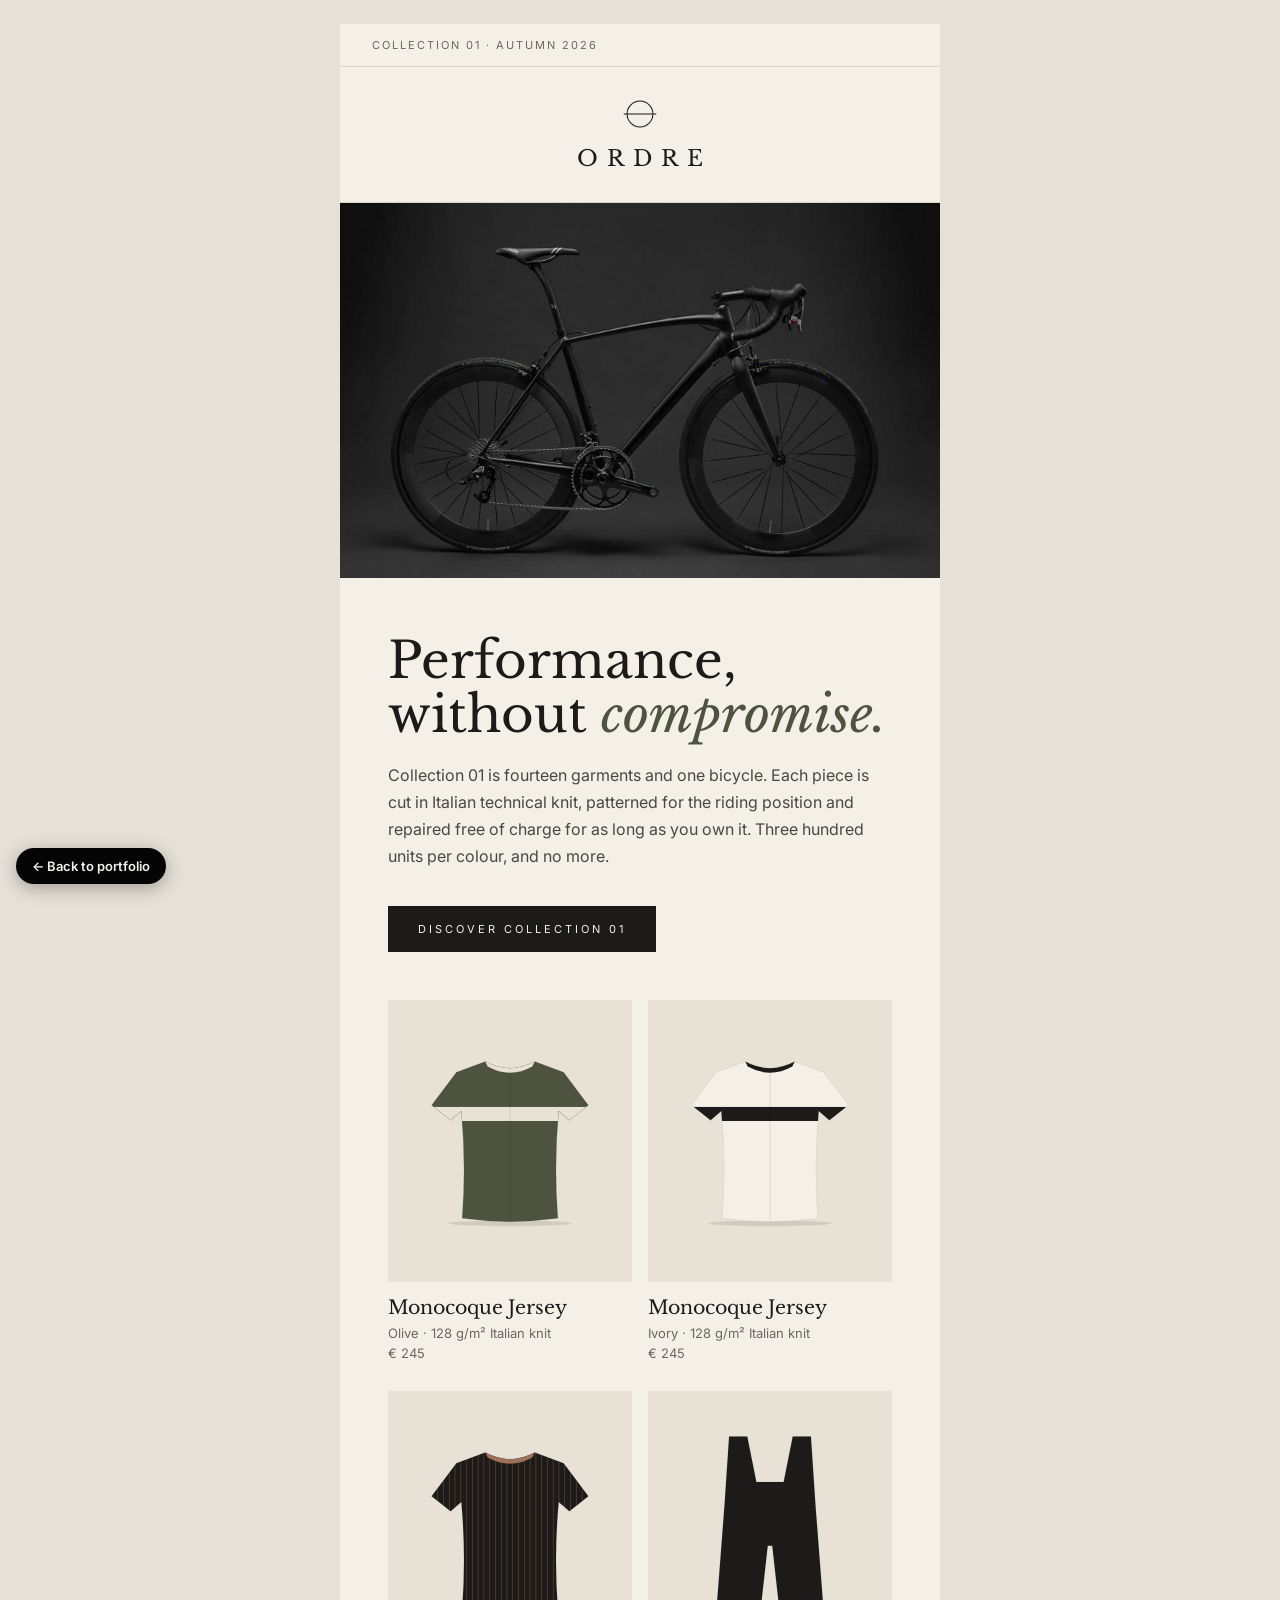
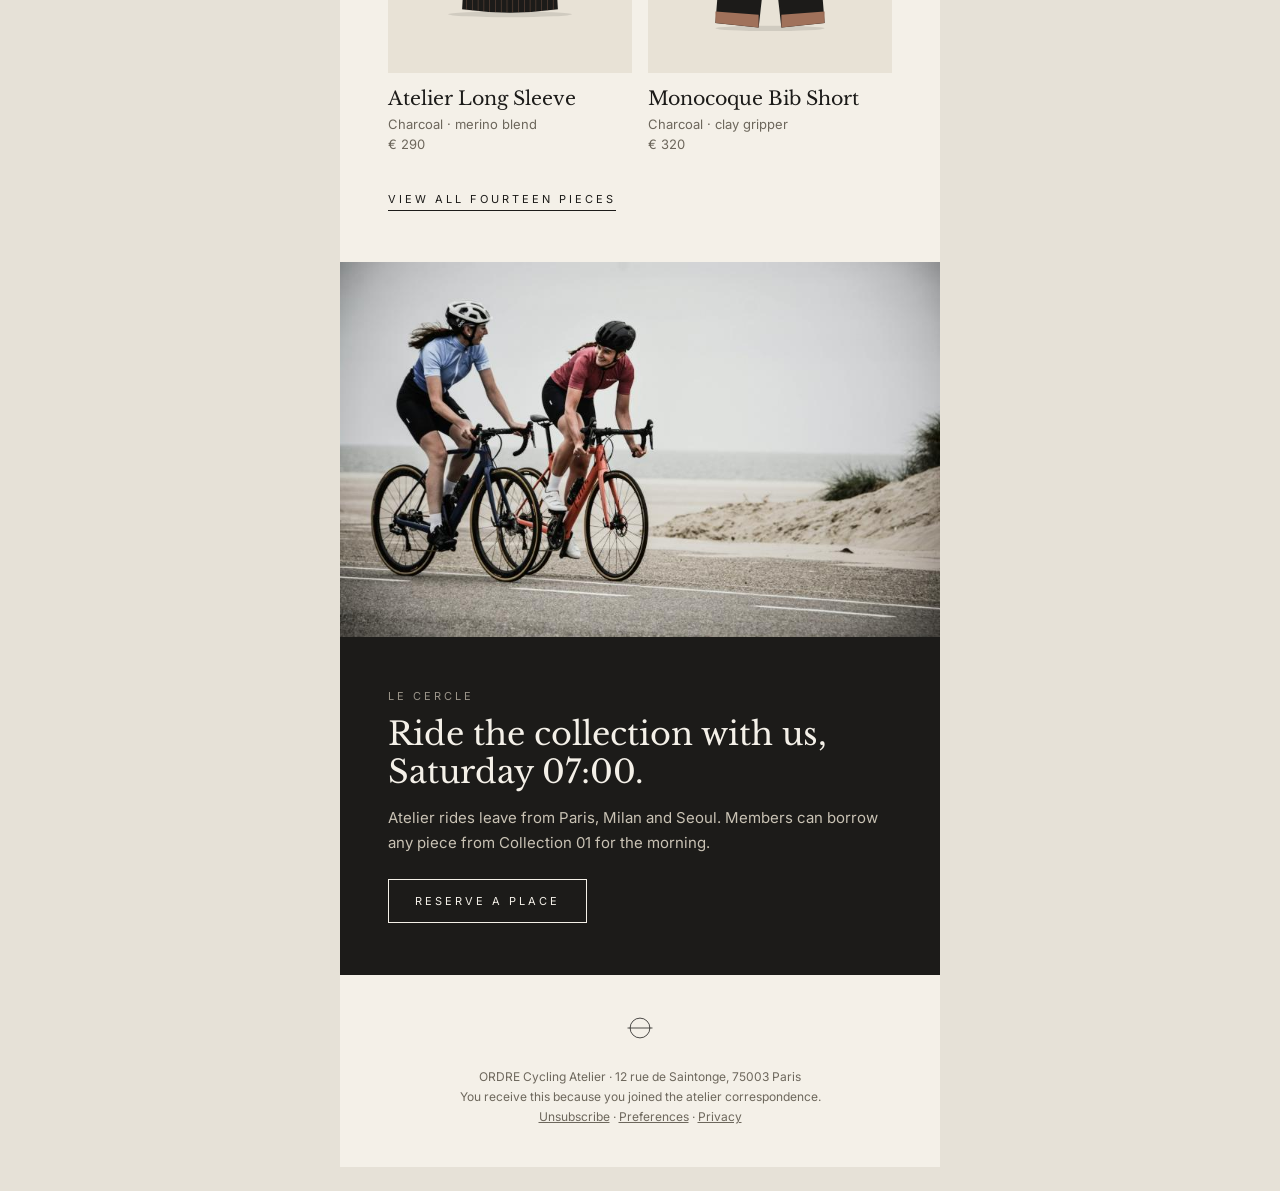
<file: projects/ordre-email.html>
<!doctype html><html lang="en"><head><meta charset="utf-8"><link rel="preconnect" href="https://fonts.googleapis.com"><link rel="preconnect" href="https://fonts.gstatic.com" crossorigin><link href="https://fonts.googleapis.com/css2?family=Inter:wght@300;400;500;600;700;900&family=Libre+Baskerville:ital@0;1&family=Lora:ital,wght@0,400;0,600;0,700;1,400;1,700&family=JetBrains+Mono:wght@400;700&family=Noto+Sans+JP:wght@900&family=Noto+Sans+KR:wght@900&display=swap" rel="stylesheet"><meta name="viewport" content="width=device-width,initial-scale=1"><title>Collection 01 — Performance without compromise</title>
<style>body{margin:0;background:#e6e1d7} @media (max-width:620px){.c{width:100%!important} .stack td{display:block!important;width:100%!important;box-sizing:border-box!important} .stack td td{display:table-cell!important} .h1{font-size:38px!important;line-height:42px!important}}</style></head>
<body><div style="display:none;max-height:0;overflow:hidden">Fourteen garments, cut in Italian knits and repaired for life.</div>
<table role="presentation" width="100%" cellpadding="0" cellspacing="0" bgcolor="#e6e1d7"><tr><td align="center" style="padding:24px 0">
<table role="presentation" class="c" width="600" cellpadding="0" cellspacing="0" bgcolor="#F4F0E8">
<tr><td style="padding:14px 32px;font-family:Inter,Arial,sans-serif;font-size:11px;color:#6d675c;letter-spacing:2px">COLLECTION 01 · AUTUMN 2026</td></tr>
<tr><td align="center" style="padding:30px 0 30px;border-top:1px solid #d9d3c7;border-bottom:1px solid #d9d3c7"><svg width="34" height="34" viewBox="0 0 100 100"><circle cx="50" cy="50" r="38" fill="none" stroke="#1C1B19" stroke-width="3"/><line x1="2" y1="50" x2="98" y2="50" stroke="#1C1B19" stroke-width="3"/></svg><div style="margin-top:10px"><span style="font-family:'GFS Baskerville','Libre Baskerville',Georgia,serif;font-size:22px;letter-spacing:.42em;color:#1C1B19;padding-left:.42em">ORDRE</span></div></td></tr>
<tr><td style="padding:0"><img src="photos/ordre_bike_black.jpg" width="600" alt="ORDRE R1 road bicycle in matte black" style="display:block;width:100%;height:auto">
</td></tr>
<tr><td style="padding:56px 48px 20px"><div class="h1" style="font-family:'GFS Baskerville','Libre Baskerville',Georgia,serif;font-size:50px;line-height:54px;color:#1C1B19">Performance,<br>without <i style="color:#4E5340">compromise.</i></div></td></tr>
<tr><td style="padding:0 48px 36px;font-family:Inter,Arial,sans-serif;font-size:16px;line-height:27px;color:#4a4740">Collection 01 is fourteen garments and one bicycle. Each piece is cut in Italian technical knit, patterned for the riding position and repaired free of charge for as long as you own it. Three hundred units per colour, and no more.</td></tr>
<tr><td style="padding:0 48px 48px"><a href="#" style="display:inline-block;background:#1C1B19;color:#F4F0E8;font-family:Inter,Arial,sans-serif;font-size:11px;letter-spacing:3px;padding:16px 30px;text-decoration:none">DISCOVER COLLECTION 01</a></td></tr>
<tr><td style="padding:0 40px"><table role="presentation" width="100%" cellpadding="0" cellspacing="0" class="stack"><tr><td width="50%" valign="top" style="padding:0 8px 28px"><table role="presentation" width="100%" cellpadding="0" cellspacing="0"><tr><td bgcolor="#E8E2D6" align="center" style="padding:26px 30px;height:230px"><div style="width:170px;height:200px;margin:0 auto"><svg height=200 width=170 viewBox="-6 20 412 425" xmlns="http://www.w3.org/2000/svg"><defs><clipPath id="cp1"><path d="M140,40 Q200,72 260,40 L330,66 L390,146 L344,182 L318,160 Q306,290 316,420 Q200,436 84,420 Q94,290 82,160 L56,182 L10,146 L70,66 Z"/></clipPath></defs><ellipse cx="200" cy="432" rx="150" ry="7" fill="#000" opacity=".10"/><path d="M140,40 Q200,72 260,40 L330,66 L390,146 L344,182 L318,160 Q306,290 316,420 Q200,436 84,420 Q94,290 82,160 L56,182 L10,146 L70,66 Z" fill="#4E5340"/><g clip-path="url(#cp1)"><rect x="0" y="150" width="400" height="34" fill="#E8E2D6"/></g><path d="M140,40 Q200,72 260,40 L254,52 Q200,82 146,52 Z" fill="#E8E2D6"/><line x1="200" y1="62" x2="200" y2="424" stroke="#000" stroke-opacity=".18" stroke-width="1.4"/><path d="M80,162 L54,188 M320,162 L346,188" stroke="#000" stroke-opacity=".12" stroke-width="1.2"/><path d="M140,40 Q200,72 260,40 L330,66 L390,146 L344,182 L318,160 Q306,290 316,420 Q200,436 84,420 Q94,290 82,160 L56,182 L10,146 L70,66 Z" fill="none" stroke="#000" stroke-opacity=".12" stroke-width="1.2"/></svg></div></td></tr><tr><td style="padding-top:14px;font-family:'GFS Baskerville','Libre Baskerville',Georgia,serif;font-size:19px;color:#1C1B19">Monocoque Jersey</td></tr><tr><td style="font-family:Inter,Arial,sans-serif;font-size:13px;line-height:20px;color:#6d675c;padding-top:4px">Olive · 128 g/m² Italian knit<br>€ 245</td></tr></table></td><td width="50%" valign="top" style="padding:0 8px 28px"><table role="presentation" width="100%" cellpadding="0" cellspacing="0"><tr><td bgcolor="#E8E2D6" align="center" style="padding:26px 30px;height:230px"><div style="width:170px;height:200px;margin:0 auto"><svg height=200 width=170 viewBox="-6 20 412 425" xmlns="http://www.w3.org/2000/svg"><defs><clipPath id="cp2"><path d="M140,40 Q200,72 260,40 L330,66 L390,146 L344,182 L318,160 Q306,290 316,420 Q200,436 84,420 Q94,290 82,160 L56,182 L10,146 L70,66 Z"/></clipPath></defs><ellipse cx="200" cy="432" rx="150" ry="7" fill="#000" opacity=".10"/><path d="M140,40 Q200,72 260,40 L330,66 L390,146 L344,182 L318,160 Q306,290 316,420 Q200,436 84,420 Q94,290 82,160 L56,182 L10,146 L70,66 Z" fill="#F4F0E8"/><g clip-path="url(#cp2)"><rect x="0" y="150" width="400" height="34" fill="#1C1B19"/></g><path d="M140,40 Q200,72 260,40 L254,52 Q200,82 146,52 Z" fill="#1C1B19"/><line x1="200" y1="62" x2="200" y2="424" stroke="#000" stroke-opacity=".18" stroke-width="1.4"/><path d="M80,162 L54,188 M320,162 L346,188" stroke="#000" stroke-opacity=".12" stroke-width="1.2"/><path d="M140,40 Q200,72 260,40 L330,66 L390,146 L344,182 L318,160 Q306,290 316,420 Q200,436 84,420 Q94,290 82,160 L56,182 L10,146 L70,66 Z" fill="none" stroke="#000" stroke-opacity=".12" stroke-width="1.2"/></svg></div></td></tr><tr><td style="padding-top:14px;font-family:'GFS Baskerville','Libre Baskerville',Georgia,serif;font-size:19px;color:#1C1B19">Monocoque Jersey</td></tr><tr><td style="font-family:Inter,Arial,sans-serif;font-size:13px;line-height:20px;color:#6d675c;padding-top:4px">Ivory · 128 g/m² Italian knit<br>€ 245</td></tr></table></td></tr><tr><td width="50%" valign="top" style="padding:0 8px 28px"><table role="presentation" width="100%" cellpadding="0" cellspacing="0"><tr><td bgcolor="#E8E2D6" align="center" style="padding:26px 30px;height:230px"><div style="width:170px;height:200px;margin:0 auto"><svg height=200 width=170 viewBox="-6 20 412 425" xmlns="http://www.w3.org/2000/svg"><defs><clipPath id="cp3"><path d="M140,40 Q200,72 260,40 L330,66 L390,146 L344,182 L318,160 Q306,290 316,420 Q200,436 84,420 Q94,290 82,160 L56,182 L10,146 L70,66 Z"/></clipPath></defs><ellipse cx="200" cy="432" rx="150" ry="7" fill="#000" opacity=".10"/><path d="M140,40 Q200,72 260,40 L330,66 L390,146 L344,182 L318,160 Q306,290 316,420 Q200,436 84,420 Q94,290 82,160 L56,182 L10,146 L70,66 Z" fill="#1C1B19"/><g clip-path="url(#cp3)"><rect x="10" y="0" width="1.4" height="440" fill="#A0715A" opacity=".55"/><rect x="24" y="0" width="1.4" height="440" fill="#A0715A" opacity=".55"/><rect x="38" y="0" width="1.4" height="440" fill="#A0715A" opacity=".55"/><rect x="52" y="0" width="1.4" height="440" fill="#A0715A" opacity=".55"/><rect x="66" y="0" width="1.4" height="440" fill="#A0715A" opacity=".55"/><rect x="80" y="0" width="1.4" height="440" fill="#A0715A" opacity=".55"/><rect x="94" y="0" width="1.4" height="440" fill="#A0715A" opacity=".55"/><rect x="108" y="0" width="1.4" height="440" fill="#A0715A" opacity=".55"/><rect x="122" y="0" width="1.4" height="440" fill="#A0715A" opacity=".55"/><rect x="136" y="0" width="1.4" height="440" fill="#A0715A" opacity=".55"/><rect x="150" y="0" width="1.4" height="440" fill="#A0715A" opacity=".55"/><rect x="164" y="0" width="1.4" height="440" fill="#A0715A" opacity=".55"/><rect x="178" y="0" width="1.4" height="440" fill="#A0715A" opacity=".55"/><rect x="192" y="0" width="1.4" height="440" fill="#A0715A" opacity=".55"/><rect x="206" y="0" width="1.4" height="440" fill="#A0715A" opacity=".55"/><rect x="220" y="0" width="1.4" height="440" fill="#A0715A" opacity=".55"/><rect x="234" y="0" width="1.4" height="440" fill="#A0715A" opacity=".55"/><rect x="248" y="0" width="1.4" height="440" fill="#A0715A" opacity=".55"/><rect x="262" y="0" width="1.4" height="440" fill="#A0715A" opacity=".55"/><rect x="276" y="0" width="1.4" height="440" fill="#A0715A" opacity=".55"/><rect x="290" y="0" width="1.4" height="440" fill="#A0715A" opacity=".55"/><rect x="304" y="0" width="1.4" height="440" fill="#A0715A" opacity=".55"/><rect x="318" y="0" width="1.4" height="440" fill="#A0715A" opacity=".55"/><rect x="332" y="0" width="1.4" height="440" fill="#A0715A" opacity=".55"/><rect x="346" y="0" width="1.4" height="440" fill="#A0715A" opacity=".55"/><rect x="360" y="0" width="1.4" height="440" fill="#A0715A" opacity=".55"/><rect x="374" y="0" width="1.4" height="440" fill="#A0715A" opacity=".55"/><rect x="388" y="0" width="1.4" height="440" fill="#A0715A" opacity=".55"/></g><path d="M140,40 Q200,72 260,40 L254,52 Q200,82 146,52 Z" fill="#A0715A"/><line x1="200" y1="62" x2="200" y2="424" stroke="#000" stroke-opacity=".18" stroke-width="1.4"/><path d="M80,162 L54,188 M320,162 L346,188" stroke="#000" stroke-opacity=".12" stroke-width="1.2"/><path d="M140,40 Q200,72 260,40 L330,66 L390,146 L344,182 L318,160 Q306,290 316,420 Q200,436 84,420 Q94,290 82,160 L56,182 L10,146 L70,66 Z" fill="none" stroke="#000" stroke-opacity=".12" stroke-width="1.2"/></svg></div></td></tr><tr><td style="padding-top:14px;font-family:'GFS Baskerville','Libre Baskerville',Georgia,serif;font-size:19px;color:#1C1B19">Atelier Long Sleeve</td></tr><tr><td style="font-family:Inter,Arial,sans-serif;font-size:13px;line-height:20px;color:#6d675c;padding-top:4px">Charcoal · merino blend<br>€ 290</td></tr></table></td><td width="50%" valign="top" style="padding:0 8px 28px"><table role="presentation" width="100%" cellpadding="0" cellspacing="0"><tr><td bgcolor="#E8E2D6" align="center" style="padding:26px 30px;height:230px"><div style="width:170px;height:200px;margin:0 auto"><svg height=200 width=170 viewBox="60 10 280 440" xmlns="http://www.w3.org/2000/svg"><ellipse cx="200" cy="442" rx="120" ry="6" fill="#000" opacity=".1"/><path d="M110,20 L150,20 L170,120 L230,120 L250,20 L290,20 L300,170 L320,430 L225,440 L205,260 L195,260 L175,440 L80,430 L100,170 Z" fill="#1C1B19"/><path d="M80,405 L175,412 L175,440 L80,430 Z M320,405 L225,412 L225,440 L320,430Z" fill="#A0715A"/><path d="M110,20 L150,20 L170,120 L230,120 L250,20 L290,20 L300,170 L320,430 L225,440 L205,260 L195,260 L175,440 L80,430 L100,170 Z" fill="none" stroke="#000" stroke-opacity=".15"/></svg></div></td></tr><tr><td style="padding-top:14px;font-family:'GFS Baskerville','Libre Baskerville',Georgia,serif;font-size:19px;color:#1C1B19">Monocoque Bib Short</td></tr><tr><td style="font-family:Inter,Arial,sans-serif;font-size:13px;line-height:20px;color:#6d675c;padding-top:4px">Charcoal · clay gripper<br>€ 320</td></tr></table></td></tr></table></td></tr>
<tr><td style="padding:10px 48px 56px;font-family:Inter,Arial,sans-serif;font-size:11px;letter-spacing:3px"><a href="#" style="color:#1C1B19;text-decoration:none;border-bottom:1px solid #1C1B19;padding-bottom:4px">VIEW ALL FOURTEEN PIECES</a></td></tr>
<tr><td style="padding:0"><img src="photos/ordre_two_riders.jpg" width="600" alt="Two riders on a Saturday atelier ride" style="display:block;width:100%;height:auto"></td></tr><tr><td bgcolor="#1C1B19" style="padding:52px 48px"><div style="font-family:Inter,Arial,sans-serif;font-size:11px;letter-spacing:3px;color:#9b958a">LE CERCLE</div>
<div style="font-family:'GFS Baskerville','Libre Baskerville',Georgia,serif;font-size:32px;line-height:38px;color:#F4F0E8;margin:12px 0 14px">Ride the collection with us, Saturday 07:00.</div>
<div style="font-family:Inter,Arial,sans-serif;font-size:15px;line-height:25px;color:#c9c2b4">Atelier rides leave from Paris, Milan and Seoul. Members can borrow any piece from Collection 01 for the morning.</div>
<a href="#" style="display:inline-block;margin-top:24px;border:1px solid #F4F0E8;color:#F4F0E8;font-family:Inter,Arial,sans-serif;font-size:11px;letter-spacing:3px;padding:14px 26px;text-decoration:none">RESERVE A PLACE</a></td></tr>
<tr><td align="center" style="padding:40px 48px;font-family:Inter,Arial,sans-serif;font-size:12px;line-height:20px;color:#6d675c"><svg width="26" height="26" viewBox="0 0 100 100"><circle cx="50" cy="50" r="38" fill="none" stroke="#1C1B19" stroke-width="3"/><line x1="2" y1="50" x2="98" y2="50" stroke="#1C1B19" stroke-width="3"/></svg><br><br>ORDRE Cycling Atelier · 12 rue de Saintonge, 75003 Paris<br>You receive this because you joined the atelier correspondence.<br><a href="#" style="color:#6d675c">Unsubscribe</a> · <a href="#" style="color:#6d675c">Preferences</a> · <a href="#" style="color:#6d675c">Privacy</a></td></tr>
</table></td></tr></table><a href="../index.html#personal" style="position:fixed;left:16px;bottom:16px;z-index:999;background:#050505;color:#f2f0ea;font:600 13px Inter,Arial,sans-serif;padding:10px 16px;border-radius:30px;text-decoration:none;box-shadow:0 4px 18px rgba(0,0,0,.3)">← Back to portfolio</a></body></html>
</file>
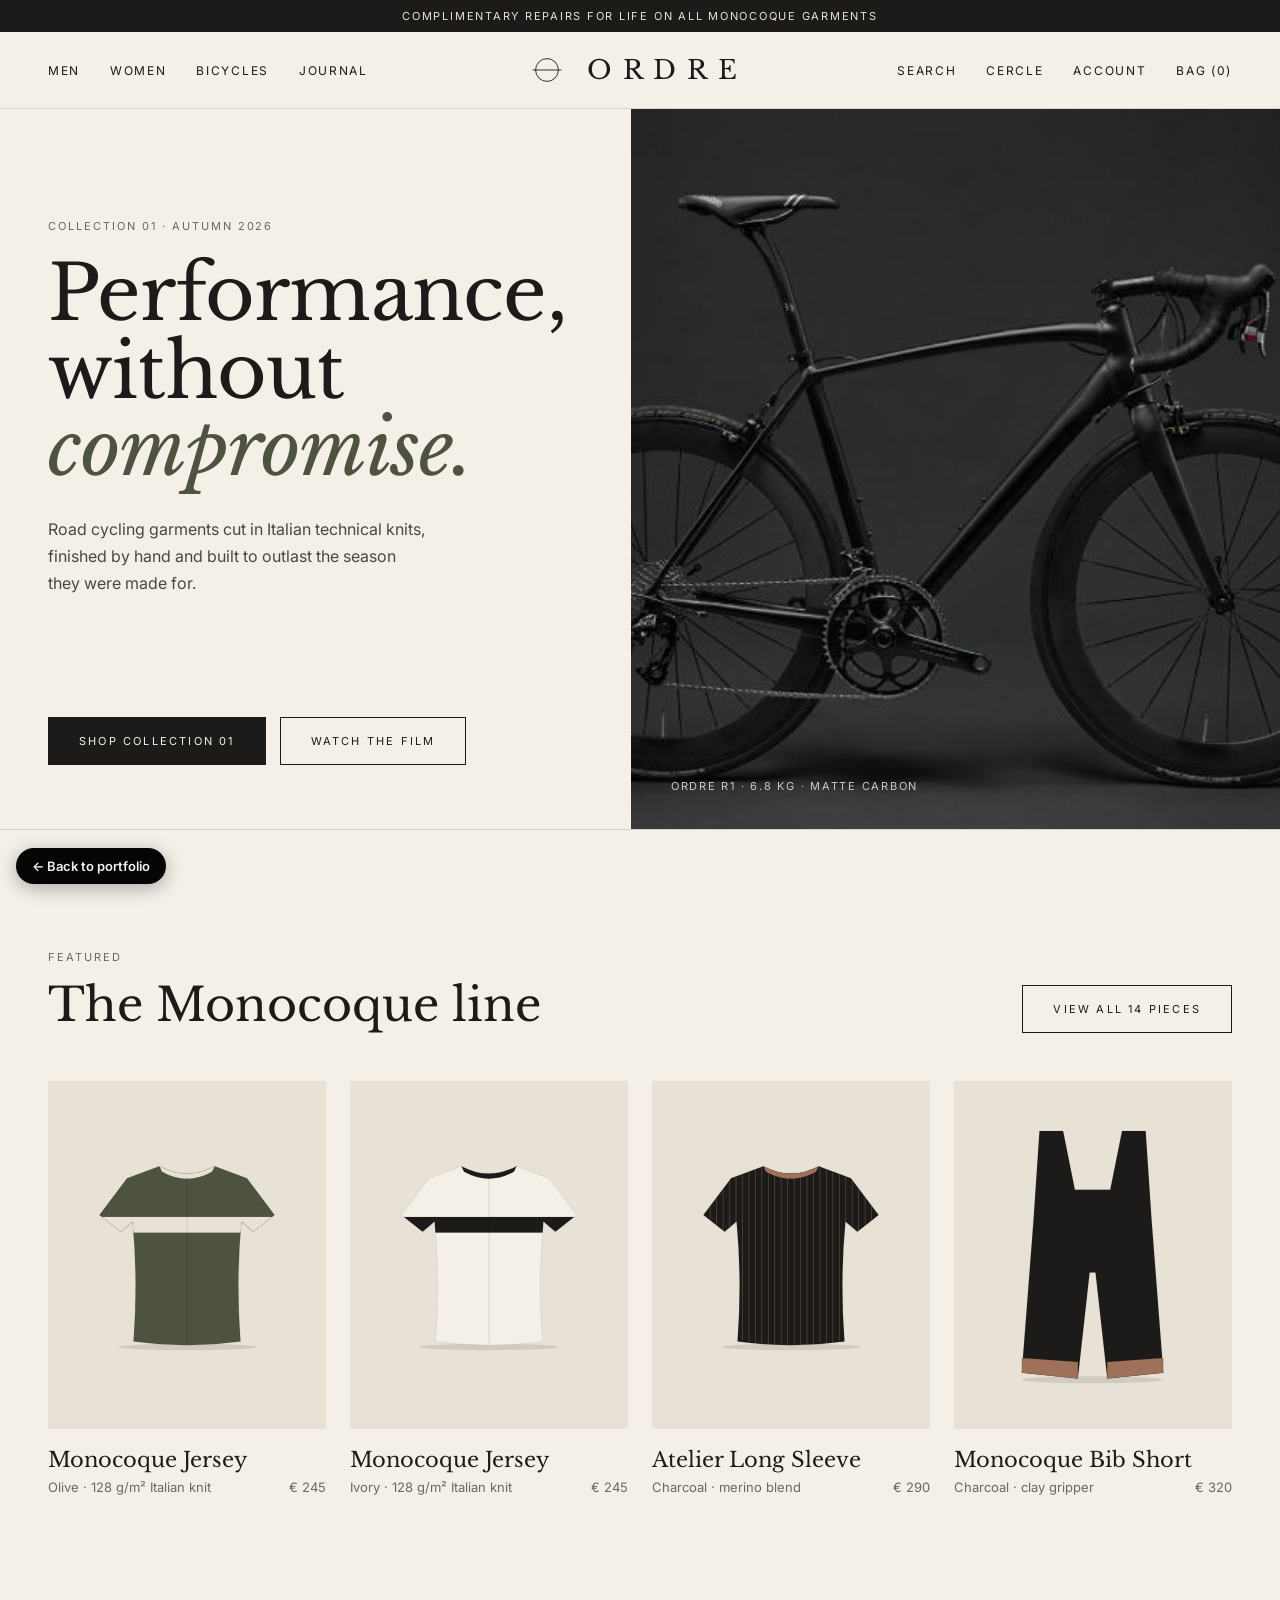
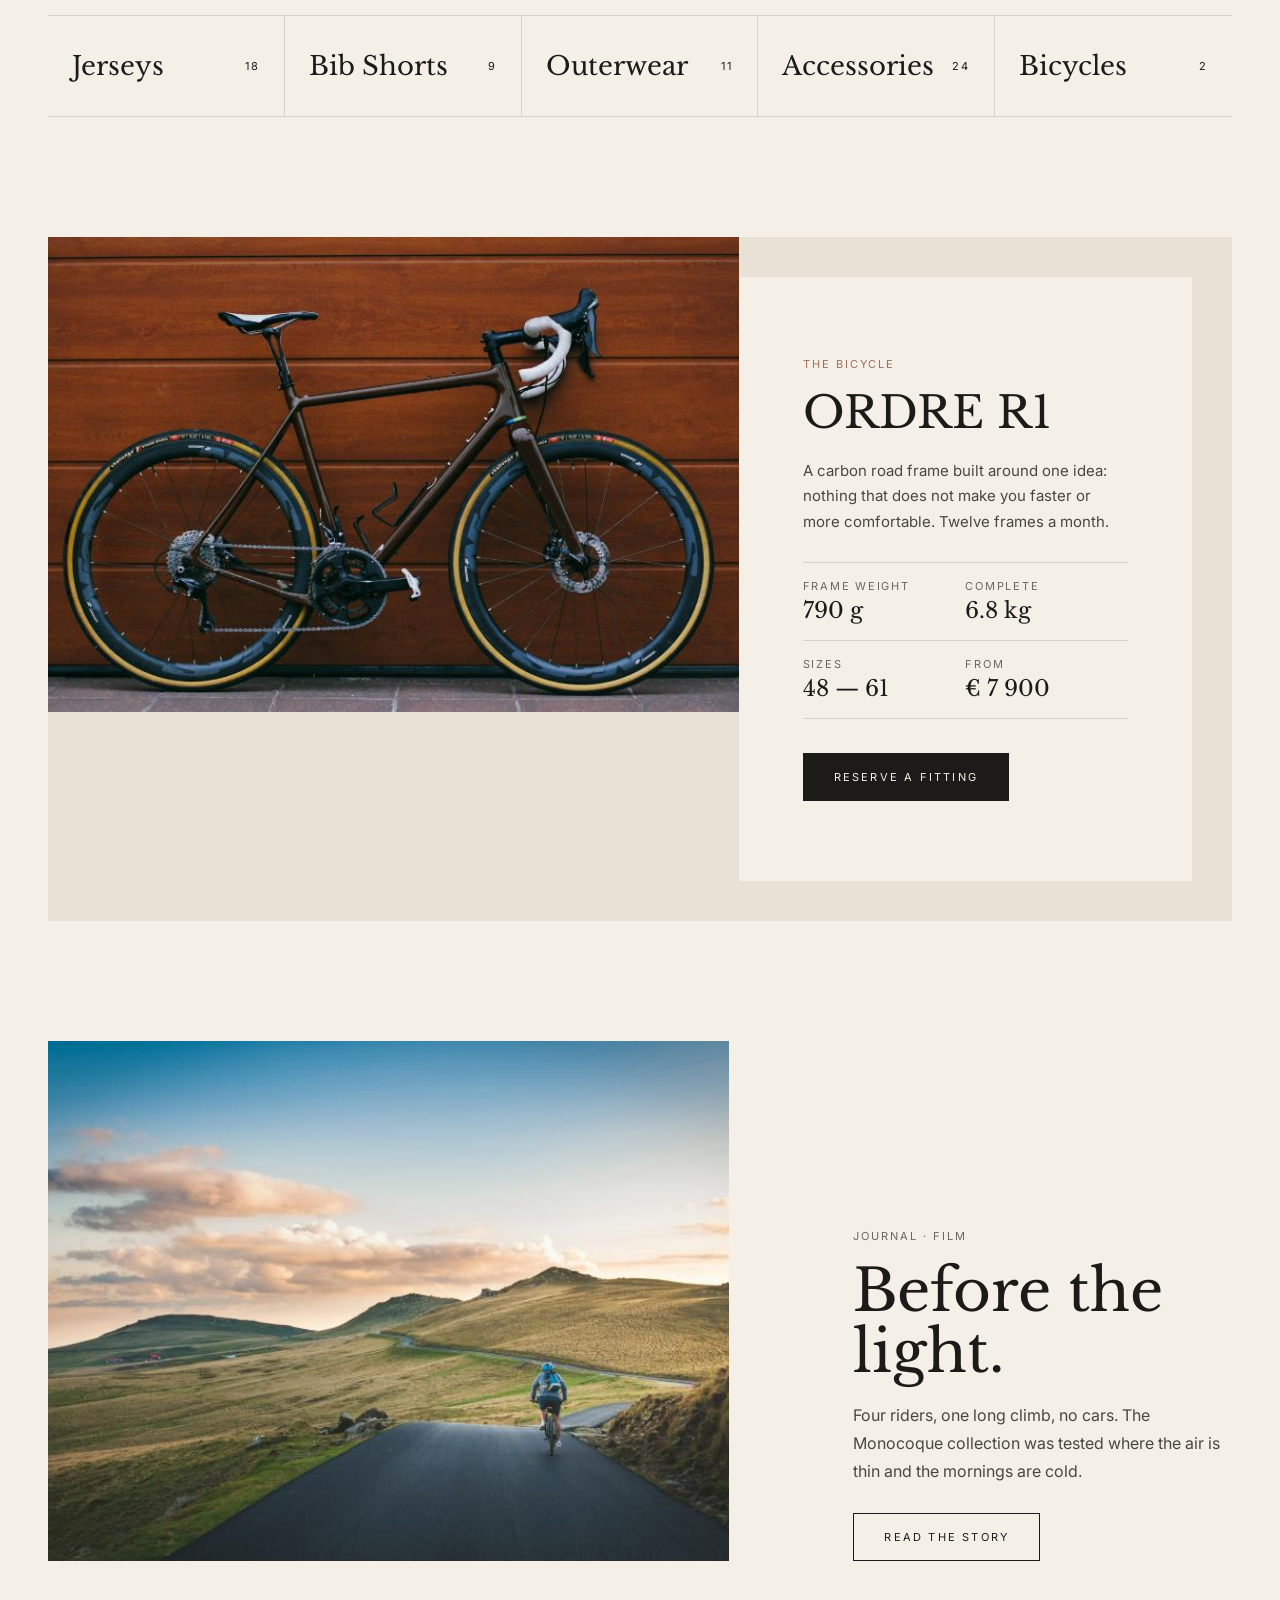
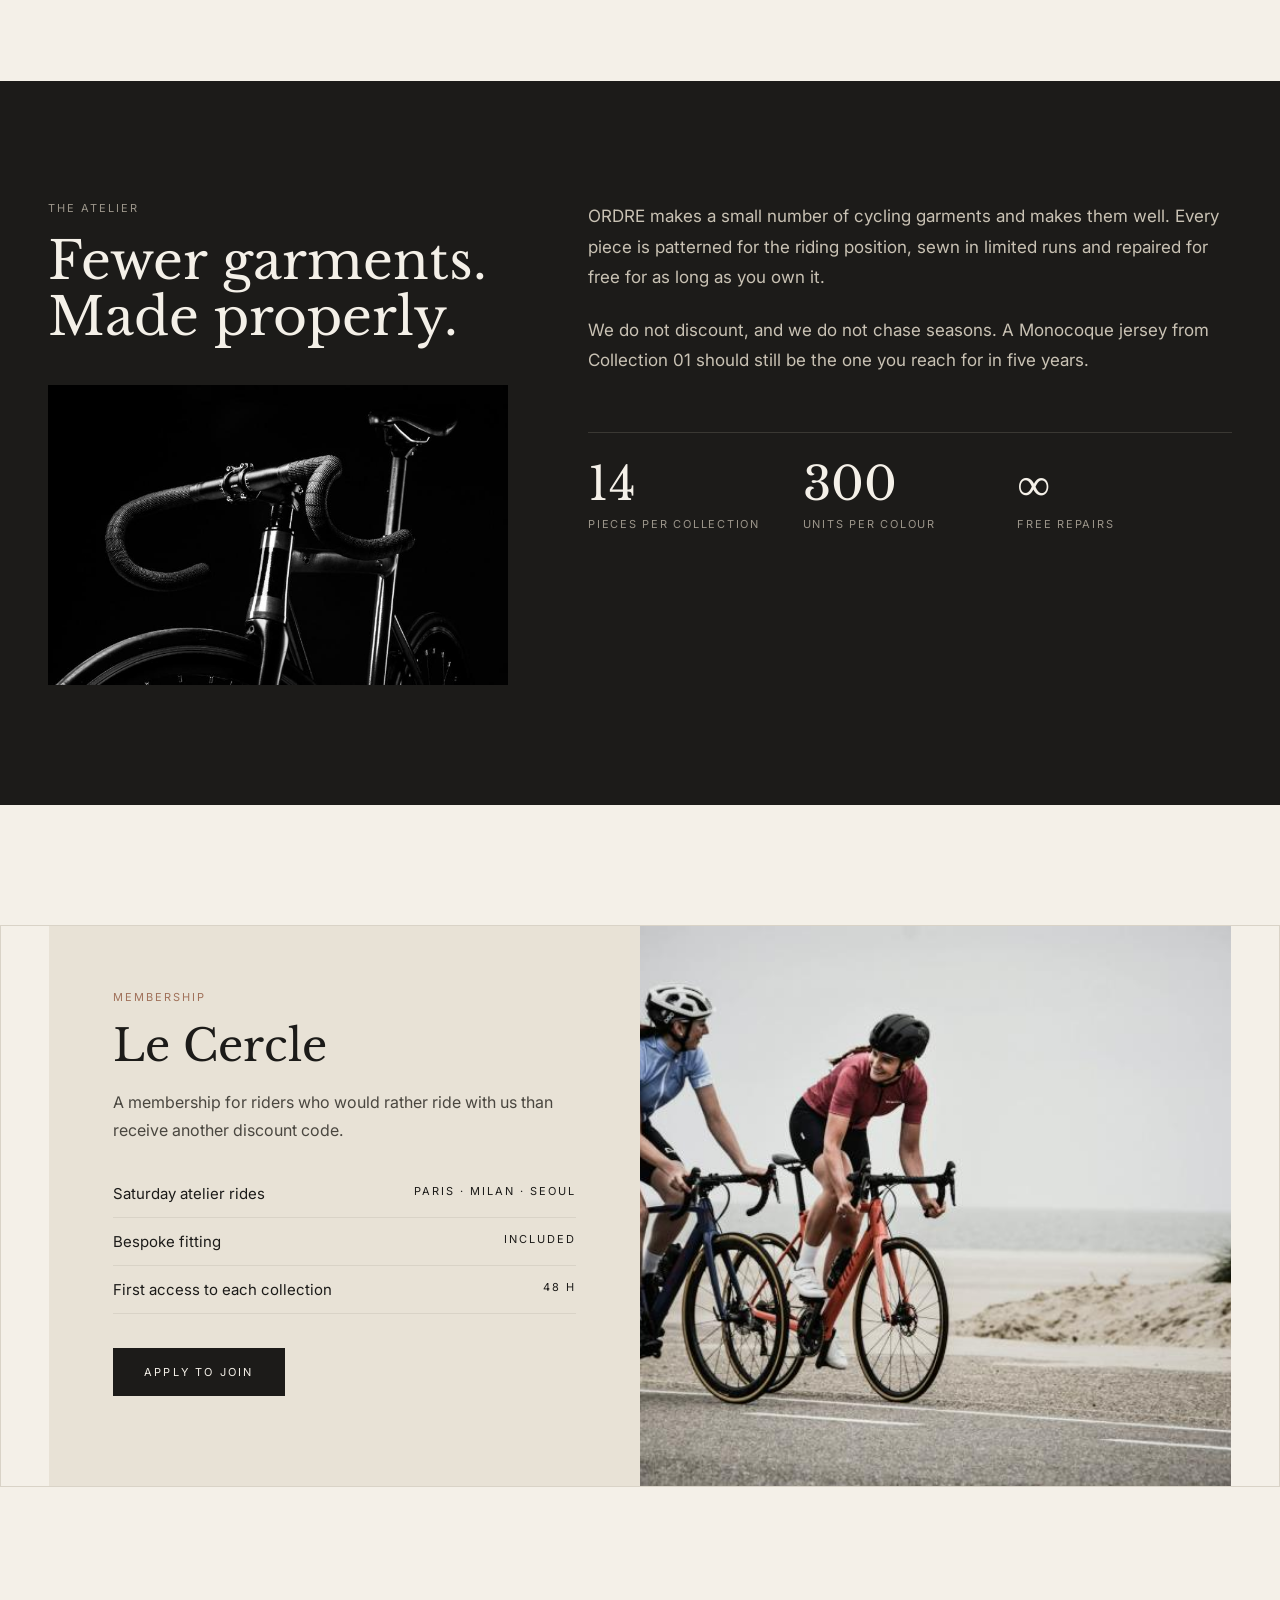
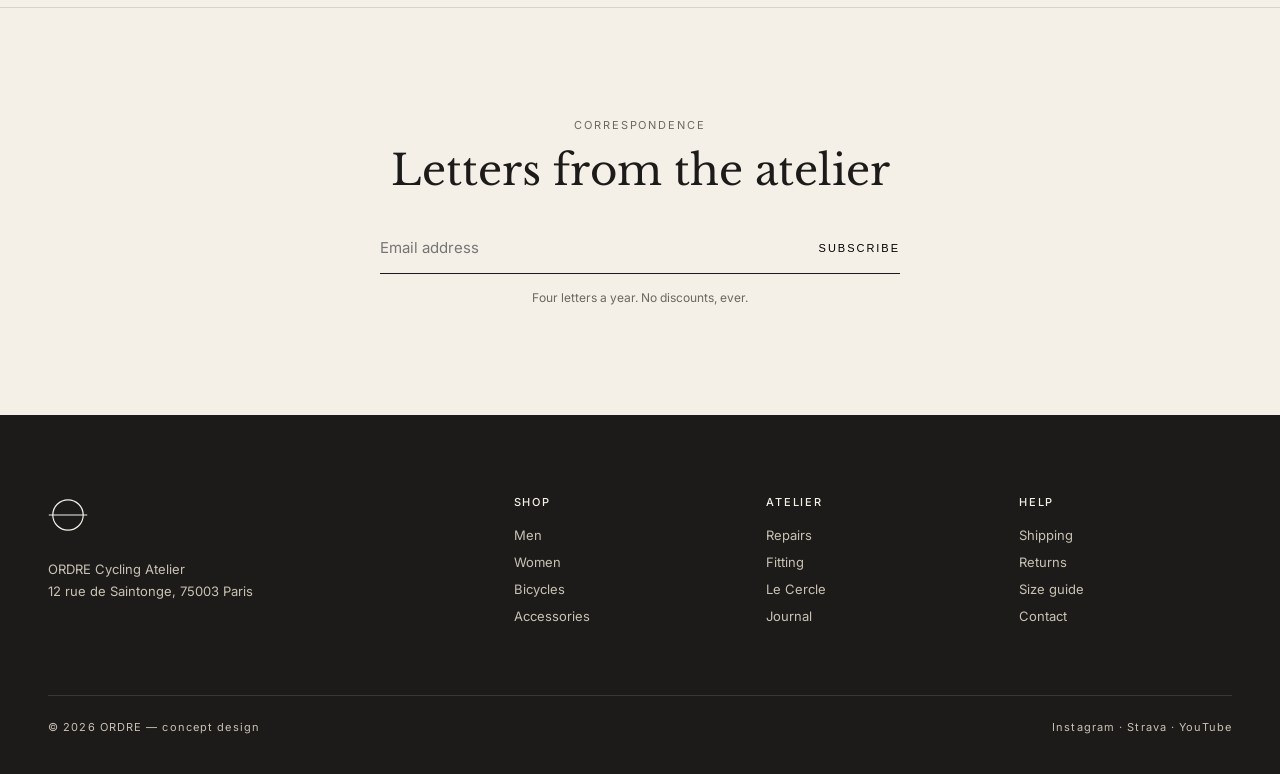
<file: projects/ordre-website.html>
<!doctype html><html lang="en"><head><meta charset="utf-8"><link rel="preconnect" href="https://fonts.googleapis.com"><link rel="preconnect" href="https://fonts.gstatic.com" crossorigin><link href="https://fonts.googleapis.com/css2?family=Inter:wght@300;400;500;600;700;900&family=Libre+Baskerville:ital@0;1&family=Lora:ital,wght@0,400;0,600;0,700;1,400;1,700&family=JetBrains+Mono:wght@400;700&family=Noto+Sans+JP:wght@900&family=Noto+Sans+KR:wght@900&display=swap" rel="stylesheet"><meta name="viewport" content="width=device-width,initial-scale=1"><title>ORDRE — Cycling Atelier</title><style>
*{box-sizing:border-box;margin:0;padding:0}
body{background:#F4F0E8;color:#1C1B19;font-family:Inter,Arial,sans-serif;-webkit-font-smoothing:antialiased}
a{color:inherit;text-decoration:none}
.serif{font-family:'GFS Baskerville','Libre Baskerville',Georgia,serif;font-weight:400}
.caps{text-transform:uppercase;letter-spacing:.18em;font-size:11px}
.wrap{max-width:1320px;margin:0 auto;padding:0 48px}
.ann{background:#1C1B19;color:#E8E2D6;text-align:center;padding:9px;font-size:11px;letter-spacing:.16em;text-transform:uppercase}
header{border-bottom:1px solid #d9d3c7}
.nav{display:grid;grid-template-columns:1fr auto 1fr;align-items:center;height:76px}
.nav .l,.nav .r{display:flex;gap:30px;font-size:12px;letter-spacing:.14em;text-transform:uppercase}
.nav .r{justify-content:flex-end}
.logo{display:flex;align-items:center;gap:14px}
.hero{display:grid;grid-template-columns:5fr 7fr;min-height:720px;border-bottom:1px solid #d9d3c7}
.hero .txt{padding:110px 64px 64px 48px;display:flex;flex-direction:column;justify-content:space-between}
.hero h1{font-size:76px;line-height:1.02;letter-spacing:-.01em}
.hero h1 em{font-style:italic;color:#4E5340}
.hero p{font-size:16px;line-height:1.7;color:#4a4740;max-width:380px;margin-top:28px}
.btn{display:inline-block;border:1px solid #1C1B19;padding:16px 30px;font-size:11px;letter-spacing:.2em;text-transform:uppercase}
.btn.dark{background:#1C1B19;color:#F4F0E8}
.hero .art{background:#E8E2D6;display:flex;align-items:center;justify-content:center;position:relative;height:720px}
.hero .art .tag{position:absolute;left:40px;bottom:36px;font-size:11px;letter-spacing:.16em;text-transform:uppercase;color:#6d675c}
.sec{padding:120px 0}
.head{display:flex;justify-content:space-between;align-items:flex-end;margin-bottom:48px}
.head h2{font-size:46px}
.grid4{display:grid;grid-template-columns:repeat(4,1fr);gap:24px}
.card .img{background:#E8E2D6;aspect-ratio:4/5;display:flex;align-items:center;justify-content:center;padding:44px}
.card .img svg{max-height:100%;width:auto;max-width:100%}
.card h3{font-family:'GFS Baskerville','Libre Baskerville',Georgia,serif;font-weight:400;font-size:21px;margin-top:18px}
.card .meta{display:flex;justify-content:space-between;font-size:13px;color:#6d675c;margin-top:6px}
.cats{display:grid;grid-template-columns:repeat(5,1fr);border-top:1px solid #d9d3c7;border-bottom:1px solid #d9d3c7}
.cats a{padding:34px 24px;border-right:1px solid #d9d3c7;display:flex;justify-content:space-between;align-items:center}
.cats a:last-child{border-right:none}
.cats span.serif{font-size:26px}
.bike{display:grid;grid-template-columns:7fr 5fr;gap:0;background:#E8E2D6}
.bike .art{padding:60px}
.bike .spec{padding:80px 64px;background:#F4F0E8;margin:40px 40px 40px 0}
.spec h2{font-size:44px;margin:14px 0 18px}
.spec dl{display:grid;grid-template-columns:1fr 1fr;border-top:1px solid #d9d3c7;margin:28px 0 34px}
.spec dt{font-size:11px;letter-spacing:.16em;text-transform:uppercase;color:#6d675c;padding-top:16px}
.spec dd{font-family:'GFS Baskerville','Libre Baskerville',Georgia,serif;font-size:22px;padding:4px 0 16px;border-bottom:1px solid #d9d3c7}
.edit{display:grid;grid-template-columns:repeat(12,1fr);gap:24px;align-items:end}
.edit .big{grid-column:1/8}
.edit .small{grid-column:9/13}
.edit h2{font-size:58px;line-height:1.05;margin:18px 0}
.edit p{font-size:16px;line-height:1.75;color:#4a4740}
.story{background:#1C1B19;color:#E8E2D6}
.story .cols{display:grid;grid-template-columns:5fr 7fr;gap:80px}
.story h2{font-size:52px;line-height:1.08;color:#F4F0E8}
.story p{font-size:17px;line-height:1.8;color:#c9c2b4;margin-bottom:22px}
.nums{display:grid;grid-template-columns:repeat(3,1fr);border-top:1px solid #3a3833;margin-top:56px}
.nums div{padding-top:22px}
.nums b{font-family:'GFS Baskerville','Libre Baskerville',Georgia,serif;font-weight:400;font-size:46px;color:#F4F0E8;display:block}
.nums span{font-size:11px;letter-spacing:.16em;text-transform:uppercase;color:#9b958a}
.club{display:grid;grid-template-columns:1fr 1fr;gap:0;border:1px solid #d9d3c7}
.club>div{padding:64px}
.club ul{list-style:none;margin:26px 0 34px}
.club li{padding:14px 0;border-bottom:1px solid #d9d3c7;display:flex;justify-content:space-between;font-size:15px}
.news{text-align:center;padding:110px 0;border-top:1px solid #d9d3c7}
.news h2{font-size:42px;margin:12px 0 26px}
.news form{display:flex;max-width:520px;margin:0 auto;border-bottom:1px solid #1C1B19}
.news input{flex:1;border:none;background:transparent;padding:16px 0;font-size:15px;font-family:Inter}
footer{background:#1C1B19;color:#c9c2b4;padding:80px 0 40px;font-size:13px}
footer .cols{display:grid;grid-template-columns:2fr 1fr 1fr 1fr;gap:40px}
footer h4{font-size:11px;letter-spacing:.16em;text-transform:uppercase;color:#F4F0E8;font-weight:500;margin-bottom:18px}
footer li{list-style:none;margin-bottom:11px}
footer .base{display:flex;justify-content:space-between;border-top:1px solid #3a3833;margin-top:60px;padding-top:24px;font-size:11px;letter-spacing:.1em}
@media (max-width:760px){
 .wrap{padding:0 20px}
 .nav{height:60px} .nav .l a:not(:first-child),.nav .r a:not(:last-child){display:none}
 .hero{grid-template-columns:1fr;min-height:0} .hero .txt{padding:48px 20px} .hero h1{font-size:46px} .hero .art{order:-1;height:300px}
 .sec{padding:72px 0} .head{flex-direction:column;align-items:flex-start;gap:14px} .head h2{font-size:34px}
 .grid4{grid-template-columns:1fr 1fr;gap:14px} .card .img{padding:20px} .card h3{font-size:17px}
 .cats{grid-template-columns:1fr} .cats a{border-right:none;border-bottom:1px solid #d9d3c7;padding:22px 20px}
 .bike{grid-template-columns:1fr} .bike .art{padding:24px} .bike .spec{margin:0;padding:44px 20px}
 .edit .big,.edit .small{grid-column:1/13} .edit h2{font-size:38px}
 .story .cols{grid-template-columns:1fr;gap:20px} .story h2{font-size:36px} .nums b{font-size:32px}
 .club{grid-template-columns:1fr} .club>div{padding:36px 20px}
 footer .cols{grid-template-columns:1fr 1fr} footer .base{flex-direction:column;gap:10px}
}
</style></head><body>
<div class="ann">Complimentary repairs for life on all Monocoque garments</div>
<header><div class="wrap nav"><nav class="l"><a>Men</a><a>Women</a><a>Bicycles</a><a>Journal</a></nav>
<a class="logo" aria-label="ORDRE home"><svg width="30" height="30" viewBox="0 0 100 100"><circle cx="50" cy="50" r="38" fill="none" stroke="#1C1B19" stroke-width="3"/><line x1="2" y1="50" x2="98" y2="50" stroke="#1C1B19" stroke-width="3"/></svg><span style="font-family:'GFS Baskerville','Libre Baskerville',Georgia,serif;font-size:26px;letter-spacing:.42em;color:#1C1B19;padding-left:.42em">ORDRE</span></a>
<nav class="r"><a>Search</a><a>Cercle</a><a>Account</a><a>Bag (0)</a></nav></div></header>
<section class="hero"><div class="txt"><div><div class="caps" style="color:#6d675c">Collection 01 · Autumn 2026</div>
<h1 class="serif" style="margin-top:22px">Performance,<br>without <em>compromise.</em></h1>
<p>Road cycling garments cut in Italian technical knits, finished by hand and built to outlast the season they were made for.</p></div>
<div style="display:flex;gap:14px;margin-top:40px"><a class="btn dark">Shop Collection 01</a><a class="btn">Watch the film</a></div></div>
<div class="art" style="padding:0;overflow:hidden"><img src="photos/ordre_bike_black.jpg" alt="ORDRE R1 road bicycle in matte black" style="display:block;width:100%;height:100%;object-fit:cover;"><div class="tag" style="color:#cfc8bb">ORDRE R1 · 6.8 kg · Matte carbon</div></div></section>
<section class="sec"><div class="wrap"><div class="head"><div><div class="caps" style="color:#6d675c">Featured</div><h2 class="serif" style="margin-top:12px">The Monocoque line</h2></div><a class="btn">View all 14 pieces</a></div>
<div class="grid4"><div class="card"><div class="img"><svg viewBox="-6 20 412 425" xmlns="http://www.w3.org/2000/svg"><defs><clipPath id="cp1"><path d="M140,40 Q200,72 260,40 L330,66 L390,146 L344,182 L318,160 Q306,290 316,420 Q200,436 84,420 Q94,290 82,160 L56,182 L10,146 L70,66 Z"/></clipPath></defs><ellipse cx="200" cy="432" rx="150" ry="7" fill="#000" opacity=".10"/><path d="M140,40 Q200,72 260,40 L330,66 L390,146 L344,182 L318,160 Q306,290 316,420 Q200,436 84,420 Q94,290 82,160 L56,182 L10,146 L70,66 Z" fill="#4E5340"/><g clip-path="url(#cp1)"><rect x="0" y="150" width="400" height="34" fill="#E8E2D6"/></g><path d="M140,40 Q200,72 260,40 L254,52 Q200,82 146,52 Z" fill="#E8E2D6"/><line x1="200" y1="62" x2="200" y2="424" stroke="#000" stroke-opacity=".18" stroke-width="1.4"/><path d="M80,162 L54,188 M320,162 L346,188" stroke="#000" stroke-opacity=".12" stroke-width="1.2"/><path d="M140,40 Q200,72 260,40 L330,66 L390,146 L344,182 L318,160 Q306,290 316,420 Q200,436 84,420 Q94,290 82,160 L56,182 L10,146 L70,66 Z" fill="none" stroke="#000" stroke-opacity=".12" stroke-width="1.2"/></svg></div><h3>Monocoque Jersey</h3><div class="meta"><span>Olive · 128 g/m² Italian knit</span><span>€ 245</span></div></div><div class="card"><div class="img"><svg viewBox="-6 20 412 425" xmlns="http://www.w3.org/2000/svg"><defs><clipPath id="cp2"><path d="M140,40 Q200,72 260,40 L330,66 L390,146 L344,182 L318,160 Q306,290 316,420 Q200,436 84,420 Q94,290 82,160 L56,182 L10,146 L70,66 Z"/></clipPath></defs><ellipse cx="200" cy="432" rx="150" ry="7" fill="#000" opacity=".10"/><path d="M140,40 Q200,72 260,40 L330,66 L390,146 L344,182 L318,160 Q306,290 316,420 Q200,436 84,420 Q94,290 82,160 L56,182 L10,146 L70,66 Z" fill="#F4F0E8"/><g clip-path="url(#cp2)"><rect x="0" y="150" width="400" height="34" fill="#1C1B19"/></g><path d="M140,40 Q200,72 260,40 L254,52 Q200,82 146,52 Z" fill="#1C1B19"/><line x1="200" y1="62" x2="200" y2="424" stroke="#000" stroke-opacity=".18" stroke-width="1.4"/><path d="M80,162 L54,188 M320,162 L346,188" stroke="#000" stroke-opacity=".12" stroke-width="1.2"/><path d="M140,40 Q200,72 260,40 L330,66 L390,146 L344,182 L318,160 Q306,290 316,420 Q200,436 84,420 Q94,290 82,160 L56,182 L10,146 L70,66 Z" fill="none" stroke="#000" stroke-opacity=".12" stroke-width="1.2"/></svg></div><h3>Monocoque Jersey</h3><div class="meta"><span>Ivory · 128 g/m² Italian knit</span><span>€ 245</span></div></div><div class="card"><div class="img"><svg viewBox="-6 20 412 425" xmlns="http://www.w3.org/2000/svg"><defs><clipPath id="cp3"><path d="M140,40 Q200,72 260,40 L330,66 L390,146 L344,182 L318,160 Q306,290 316,420 Q200,436 84,420 Q94,290 82,160 L56,182 L10,146 L70,66 Z"/></clipPath></defs><ellipse cx="200" cy="432" rx="150" ry="7" fill="#000" opacity=".10"/><path d="M140,40 Q200,72 260,40 L330,66 L390,146 L344,182 L318,160 Q306,290 316,420 Q200,436 84,420 Q94,290 82,160 L56,182 L10,146 L70,66 Z" fill="#1C1B19"/><g clip-path="url(#cp3)"><rect x="10" y="0" width="1.4" height="440" fill="#A0715A" opacity=".55"/><rect x="24" y="0" width="1.4" height="440" fill="#A0715A" opacity=".55"/><rect x="38" y="0" width="1.4" height="440" fill="#A0715A" opacity=".55"/><rect x="52" y="0" width="1.4" height="440" fill="#A0715A" opacity=".55"/><rect x="66" y="0" width="1.4" height="440" fill="#A0715A" opacity=".55"/><rect x="80" y="0" width="1.4" height="440" fill="#A0715A" opacity=".55"/><rect x="94" y="0" width="1.4" height="440" fill="#A0715A" opacity=".55"/><rect x="108" y="0" width="1.4" height="440" fill="#A0715A" opacity=".55"/><rect x="122" y="0" width="1.4" height="440" fill="#A0715A" opacity=".55"/><rect x="136" y="0" width="1.4" height="440" fill="#A0715A" opacity=".55"/><rect x="150" y="0" width="1.4" height="440" fill="#A0715A" opacity=".55"/><rect x="164" y="0" width="1.4" height="440" fill="#A0715A" opacity=".55"/><rect x="178" y="0" width="1.4" height="440" fill="#A0715A" opacity=".55"/><rect x="192" y="0" width="1.4" height="440" fill="#A0715A" opacity=".55"/><rect x="206" y="0" width="1.4" height="440" fill="#A0715A" opacity=".55"/><rect x="220" y="0" width="1.4" height="440" fill="#A0715A" opacity=".55"/><rect x="234" y="0" width="1.4" height="440" fill="#A0715A" opacity=".55"/><rect x="248" y="0" width="1.4" height="440" fill="#A0715A" opacity=".55"/><rect x="262" y="0" width="1.4" height="440" fill="#A0715A" opacity=".55"/><rect x="276" y="0" width="1.4" height="440" fill="#A0715A" opacity=".55"/><rect x="290" y="0" width="1.4" height="440" fill="#A0715A" opacity=".55"/><rect x="304" y="0" width="1.4" height="440" fill="#A0715A" opacity=".55"/><rect x="318" y="0" width="1.4" height="440" fill="#A0715A" opacity=".55"/><rect x="332" y="0" width="1.4" height="440" fill="#A0715A" opacity=".55"/><rect x="346" y="0" width="1.4" height="440" fill="#A0715A" opacity=".55"/><rect x="360" y="0" width="1.4" height="440" fill="#A0715A" opacity=".55"/><rect x="374" y="0" width="1.4" height="440" fill="#A0715A" opacity=".55"/><rect x="388" y="0" width="1.4" height="440" fill="#A0715A" opacity=".55"/></g><path d="M140,40 Q200,72 260,40 L254,52 Q200,82 146,52 Z" fill="#A0715A"/><line x1="200" y1="62" x2="200" y2="424" stroke="#000" stroke-opacity=".18" stroke-width="1.4"/><path d="M80,162 L54,188 M320,162 L346,188" stroke="#000" stroke-opacity=".12" stroke-width="1.2"/><path d="M140,40 Q200,72 260,40 L330,66 L390,146 L344,182 L318,160 Q306,290 316,420 Q200,436 84,420 Q94,290 82,160 L56,182 L10,146 L70,66 Z" fill="none" stroke="#000" stroke-opacity=".12" stroke-width="1.2"/></svg></div><h3>Atelier Long Sleeve</h3><div class="meta"><span>Charcoal · merino blend</span><span>€ 290</span></div></div><div class="card"><div class="img"><svg viewBox="60 10 280 440" xmlns="http://www.w3.org/2000/svg"><ellipse cx="200" cy="442" rx="120" ry="6" fill="#000" opacity=".1"/><path d="M110,20 L150,20 L170,120 L230,120 L250,20 L290,20 L300,170 L320,430 L225,440 L205,260 L195,260 L175,440 L80,430 L100,170 Z" fill="#1C1B19"/><path d="M80,405 L175,412 L175,440 L80,430 Z M320,405 L225,412 L225,440 L320,430Z" fill="#A0715A"/><path d="M110,20 L150,20 L170,120 L230,120 L250,20 L290,20 L300,170 L320,430 L225,440 L205,260 L195,260 L175,440 L80,430 L100,170 Z" fill="none" stroke="#000" stroke-opacity=".15"/></svg></div><h3>Monocoque Bib Short</h3><div class="meta"><span>Charcoal · clay gripper</span><span>€ 320</span></div></div></div></div></section>
<div class="wrap"><nav class="cats"><a href="#"><span class="serif">Jerseys</span><span class="caps">18</span></a><a href="#"><span class="serif">Bib Shorts</span><span class="caps">9</span></a><a href="#"><span class="serif">Outerwear</span><span class="caps">11</span></a><a href="#"><span class="serif">Accessories</span><span class="caps">24</span></a><a href="#"><span class="serif">Bicycles</span><span class="caps">2</span></a></nav></div>
<section class="sec"><div class="wrap"><div class="bike"><div class="art" style="padding:0;height:475px"><img src="photos/ordre_bike_brown.jpg" alt="ORDRE R1 in bronze against a timber wall" style="display:block;width:100%;height:100%;object-fit:cover;"></div>
<div class="spec"><div class="caps" style="color:#A0715A">The bicycle</div><h2 class="serif">ORDRE R1</h2><p style="font-size:15px;line-height:1.7;color:#4a4740">A carbon road frame built around one idea: nothing that does not make you faster or more comfortable. Twelve frames a month.</p>
<dl><dt>Frame weight</dt><dt>Complete</dt><dd>790 g</dd><dd>6.8 kg</dd><dt>Sizes</dt><dt>From</dt><dd>48 — 61</dd><dd>€ 7 900</dd></dl><a class="btn dark">Reserve a fitting</a></div></div></div></section>
<section class="sec" style="padding-top:0"><div class="wrap edit"><div class="big" style="height:520px"><img src="photos/ordre_mountain_road.jpg" alt="Rider on an empty mountain road at first light" style="display:block;width:100%;height:100%;object-fit:cover;"></div>
<div class="small"><div class="caps" style="color:#6d675c">Journal · Film</div><h2 class="serif">Before the light.</h2><p>Four riders, one long climb, no cars. The Monocoque collection was tested where the air is thin and the mornings are cold.</p><a class="btn" style="margin-top:28px">Read the story</a></div></div></section>
<section class="sec story"><div class="wrap cols"><div><div class="caps" style="color:#9b958a">The atelier</div><h2 class="serif" style="margin-top:18px">Fewer garments.<br>Made properly.</h2><div style="height:300px;margin-top:40px"><img src="photos/ordre_bars_bw.jpg" alt="Bar tape and stem detail" style="display:block;width:100%;height:100%;object-fit:cover;"></div></div>
<div><p>ORDRE makes a small number of cycling garments and makes them well. Every piece is patterned for the riding position, sewn in limited runs and repaired for free for as long as you own it.</p><p>We do not discount, and we do not chase seasons. A Monocoque jersey from Collection 01 should still be the one you reach for in five years.</p>
<div class="nums"><div><b>14</b><span>Pieces per collection</span></div><div><b>300</b><span>Units per colour</span></div><div><b>∞</b><span>Free repairs</span></div></div></div></div></section>
<section class="sec"><div class="wrap club"><div style="background:#E8E2D6"><div class="caps" style="color:#A0715A">Membership</div><h2 class="serif" style="font-size:44px;margin-top:14px">Le Cercle</h2>
<p style="font-size:16px;line-height:1.7;color:#4a4740;margin-top:16px">A membership for riders who would rather ride with us than receive another discount code.</p>
<ul><li><span>Saturday atelier rides</span><span class="caps">Paris · Milan · Seoul</span></li><li><span>Bespoke fitting</span><span class="caps">Included</span></li><li><span>First access to each collection</span><span class="caps">48 h</span></li></ul><a class="btn dark">Apply to join</a></div>
<div style="padding:0;height:560px"><img src="photos/ordre_two_riders.jpg" alt="Two riders on a Saturday atelier ride by the coast" style="display:block;width:100%;height:100%;object-fit:cover;"></div></div></section>
<section class="news"><div class="caps" style="color:#6d675c">Correspondence</div><h2 class="serif">Letters from the atelier</h2><form><input placeholder="Email address" aria-label="Email address"><button class="caps" style="background:none;border:none;padding:0 0 0 20px">Subscribe</button></form><p style="font-size:12px;color:#6d675c;margin-top:16px">Four letters a year. No discounts, ever.</p></section>
<footer><div class="wrap"><div class="cols"><div><svg width="40" height="40" viewBox="0 0 100 100"><circle cx="50" cy="50" r="38" fill="none" stroke="#F4F0E8" stroke-width="3"/><line x1="2" y1="50" x2="98" y2="50" stroke="#F4F0E8" stroke-width="3"/></svg><p style="margin-top:20px;max-width:280px;line-height:1.7">ORDRE Cycling Atelier<br>12 rue de Saintonge, 75003 Paris</p></div>
<div><h4>Shop</h4><ul><li>Men</li><li>Women</li><li>Bicycles</li><li>Accessories</li></ul></div><div><h4>Atelier</h4><ul><li>Repairs</li><li>Fitting</li><li>Le Cercle</li><li>Journal</li></ul></div><div><h4>Help</h4><ul><li>Shipping</li><li>Returns</li><li>Size guide</li><li>Contact</li></ul></div></div>
<div class="base"><span>© 2026 ORDRE — concept design</span><span>Instagram · Strava · YouTube</span></div></div></footer><a href="../index.html#personal" style="position:fixed;left:16px;bottom:16px;z-index:999;background:#050505;color:#f2f0ea;font:600 13px Inter,Arial,sans-serif;padding:10px 16px;border-radius:30px;text-decoration:none;box-shadow:0 4px 18px rgba(0,0,0,.3)">← Back to portfolio</a></body></html>
</file>
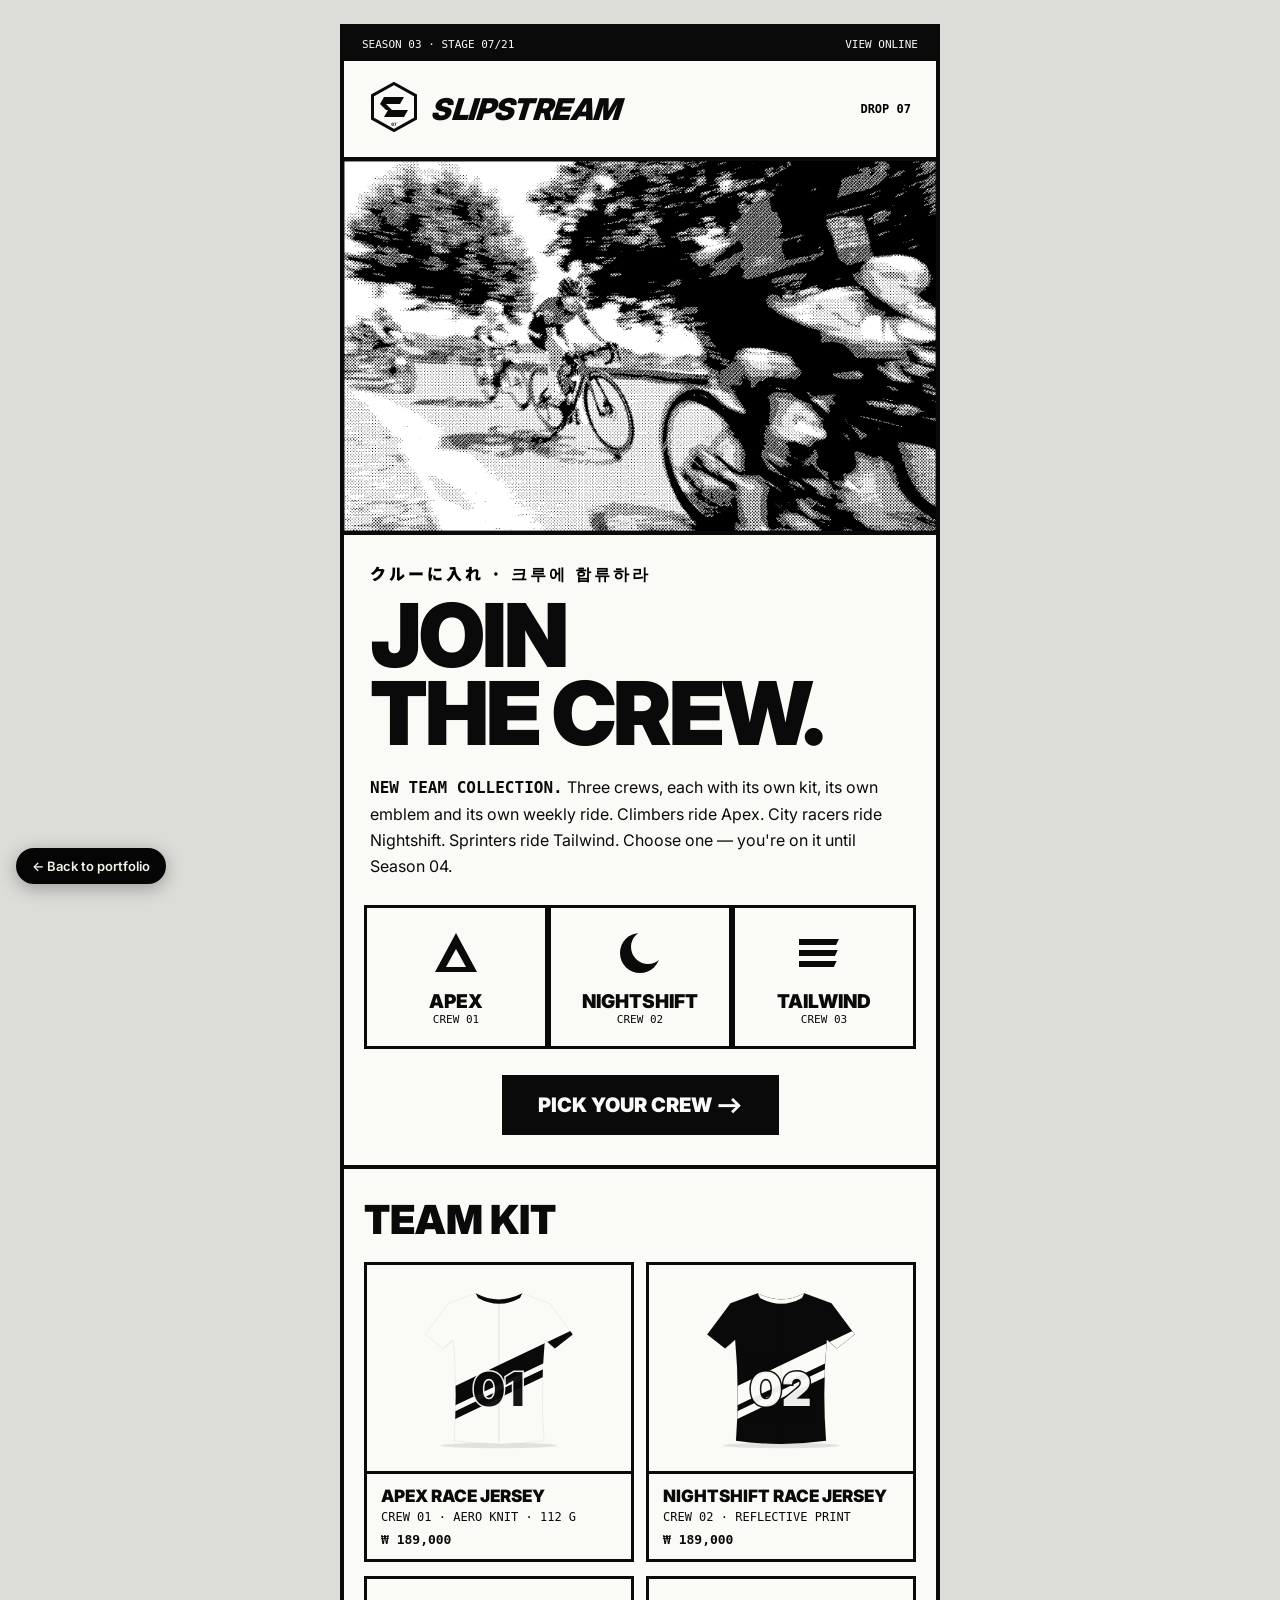
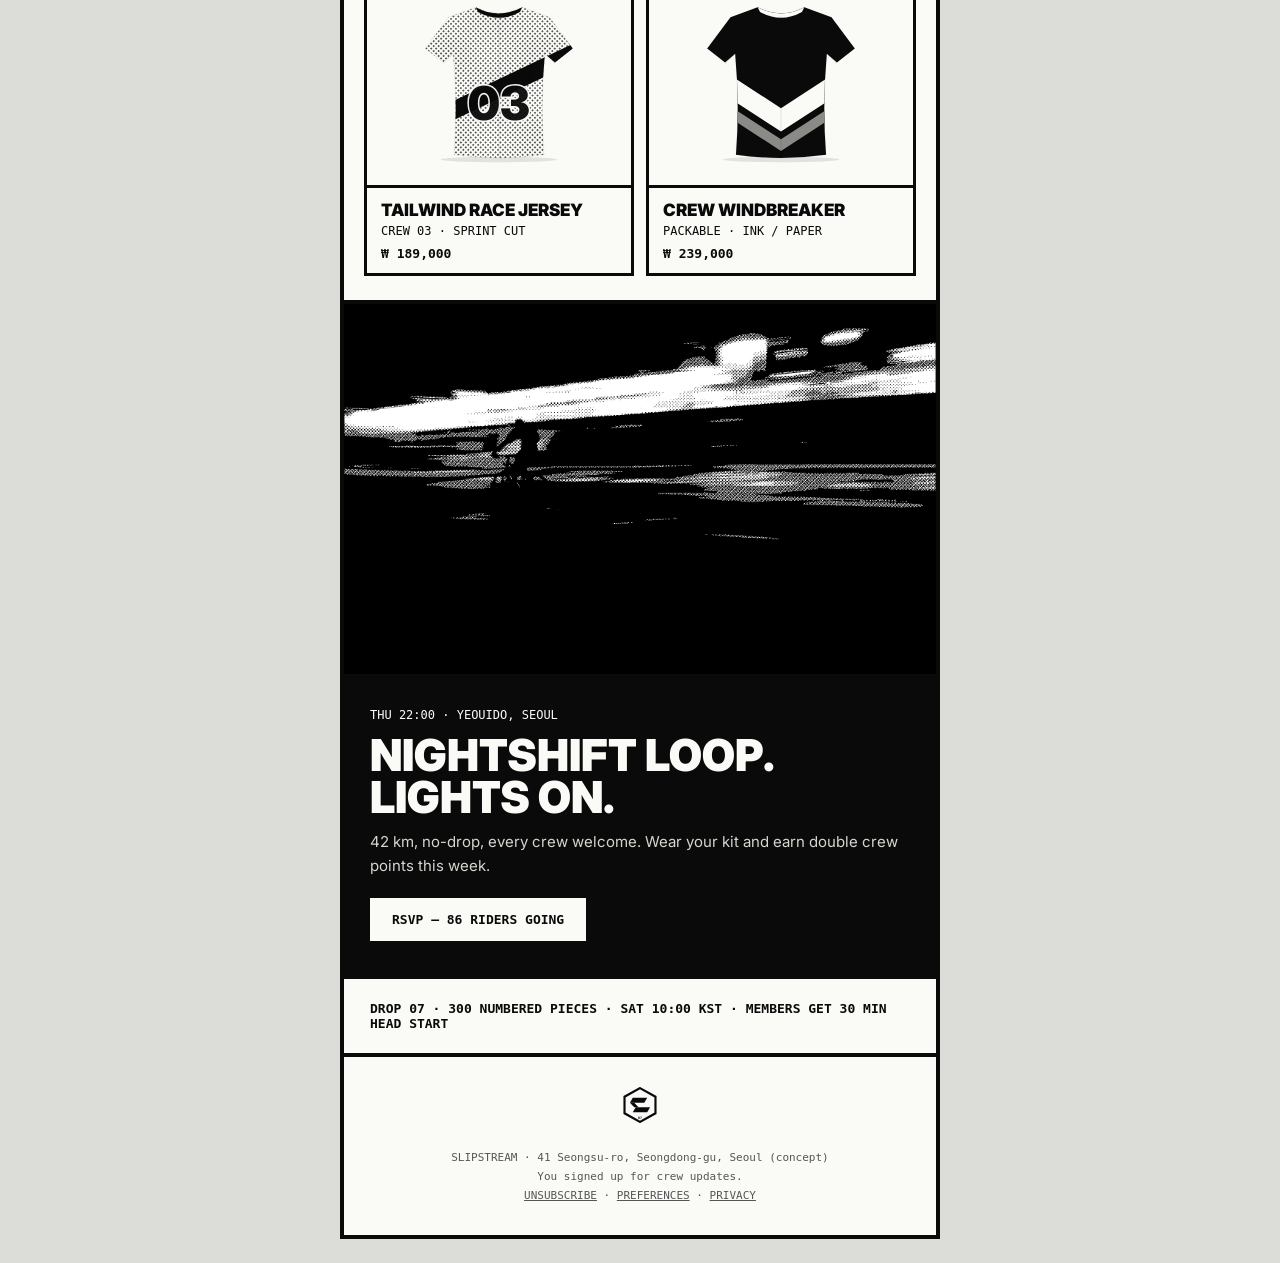
<file: projects/slipstream-email.html>
<!doctype html><html lang="ko"><head><meta charset="utf-8"><link rel="preconnect" href="https://fonts.googleapis.com"><link rel="preconnect" href="https://fonts.gstatic.com" crossorigin><link href="https://fonts.googleapis.com/css2?family=Inter:wght@300;400;500;600;700;900&family=Libre+Baskerville:ital@0;1&family=Lora:ital,wght@0,400;0,600;0,700;1,400;1,700&family=JetBrains+Mono:wght@400;700&family=Noto+Sans+JP:wght@900&family=Noto+Sans+KR:wght@900&display=swap" rel="stylesheet"><meta name="viewport" content="width=device-width,initial-scale=1"><title>JOIN THE CREW — New Team Collection</title>
<style>body{margin:0;background:#dcdcd8} @media (max-width:620px){.c{width:100%!important} .st td{display:block!important;width:100%!important;box-sizing:border-box!important} .st td td{display:table-cell!important} .big{font-size:60px!important;line-height:54px!important}}</style></head>
<body><div style="display:none;max-height:0;overflow:hidden">Three crews. Three kits. Pick a side before Saturday.</div>
<table role="presentation" width="100%" cellpadding="0" cellspacing="0" bgcolor="#dcdcd8"><tr><td align="center" style="padding:24px 0">
<table role="presentation" class="c" width="600" cellpadding="0" cellspacing="0" bgcolor="#FAFAF7" style="border:4px solid #0A0A0A">
<tr><td bgcolor="#0A0A0A" style="padding:10px 18px;font-family:'DejaVu Sans Mono','JetBrains Mono','Courier New',monospace;font-size:11px;color:#FAFAF7">SEASON 03 · STAGE 07/21<span style="float:right">VIEW ONLINE</span></td></tr>
<tr><td style="padding:18px 22px;border-bottom:4px solid #0A0A0A"><table role="presentation" width="100%"><tr><td width="60"><svg width="50" height="50" viewBox="0 0 100 100"><polygon points="50,3 93,27 93,73 50,97 7,73 7,27" fill="#FAFAF7" stroke="#0A0A0A" stroke-width="6"/><polygon points="30,30 70,30 62,44 22,44" fill="#0A0A0A"/><polygon points="38,56 78,56 70,70 30,70" fill="#0A0A0A"/><polygon points="22,44 34,44 46,56 34,56" fill="#0A0A0A"/><text x="50" y="88" text-anchor="middle" font-family="DejaVu Sans Mono, JetBrains Mono, monospace" font-weight="700" font-size="9" fill="#0A0A0A">07</text></svg></td><td><span style="font-family:'Inter Display',Inter,Arial Black,sans-serif;font-weight:900;font-style:italic;font-size:30px;letter-spacing:-.02em;color:#0A0A0A;transform:skewX(-8deg);display:inline-block">SLIPSTREAM</span></td><td align="right" style="font-family:'DejaVu Sans Mono','JetBrains Mono','Courier New',monospace;font-size:12px;font-weight:700">DROP 07</td></tr></table></td></tr>
<tr><td style="padding:0;border-bottom:4px solid #0A0A0A;position:relative"><img src="photos/m_slip_race_blur.jpg" width="592" alt="Riders sprinting through a bend, drawn in screentone" style="display:block;width:100%;height:auto"></td></tr>
<tr><td style="padding:26px 26px 6px"><div style="font-family:'Noto Sans CJK JP','Noto Sans JP','Noto Sans CJK HK',sans-serif;font-weight:900;font-size:16px;letter-spacing:3px">クルーに入れ · 크루에 합류하라</div>
<div class="big" style="font-family:'Inter Display',Inter,Arial Black,sans-serif;font-weight:900;font-size:88px;line-height:78px;letter-spacing:-3px;color:#0A0A0A;text-transform:uppercase;margin-top:10px">Join<br>the crew.</div></td></tr>
<tr><td style="padding:16px 26px 10px;font-family:Inter,Arial,sans-serif;font-size:16px;line-height:26px;color:#0A0A0A"><b style="font-family:'DejaVu Sans Mono','JetBrains Mono','Courier New',monospace">NEW TEAM COLLECTION.</b> Three crews, each with its own kit, its own emblem and its own weekly ride. Climbers ride Apex. City racers ride Nightshift. Sprinters ride Tailwind. Choose one — you're on it until Season 04.</td></tr>
<tr><td style="padding:16px 20px"><table role="presentation" width="100%" cellpadding="0" cellspacing="0" class="st"><tr><td width="33%" align="center" bgcolor="#FAFAF7" style="padding:20px 6px;border:3px solid #0A0A0A"><svg width="50" height="50" viewBox="0 0 100 100"><polygon points="50,10 92,88 8,88" fill="#0A0A0A"/><polygon points="50,42 70,78 30,78" fill="#FAFAF7"/></svg><div style="font-family:'Inter Display',Inter,Arial Black,sans-serif;font-weight:900;font-size:19px;color:#0A0A0A;margin-top:8px">APEX</div><div style="font-family:'DejaVu Sans Mono','JetBrains Mono','Courier New',monospace;font-size:11px;color:#0A0A0A">CREW 01</div></td><td width="33%" align="center" bgcolor="#FAFAF7" style="padding:20px 6px;border:3px solid #0A0A0A"><svg width="50" height="50" viewBox="0 0 100 100"><circle cx="50" cy="50" r="40" fill="#0A0A0A"/><circle cx="66" cy="38" r="34" fill="#FAFAF7"/></svg><div style="font-family:'Inter Display',Inter,Arial Black,sans-serif;font-weight:900;font-size:19px;color:#0A0A0A;margin-top:8px">NIGHTSHIFT</div><div style="font-family:'DejaVu Sans Mono','JetBrains Mono','Courier New',monospace;font-size:11px;color:#0A0A0A">CREW 02</div></td><td width="33%" align="center" bgcolor="#FAFAF7" style="padding:20px 6px;border:3px solid #0A0A0A"><svg width="50" height="50" viewBox="0 0 100 100"><rect x="10" y="22" width="80" height="12" transform="skewX(-25)" fill="#0A0A0A"/><rect x="18" y="44" width="80" height="12" transform="skewX(-25)" fill="#0A0A0A"/><rect x="26" y="66" width="80" height="12" transform="skewX(-25)" fill="#0A0A0A"/></svg><div style="font-family:'Inter Display',Inter,Arial Black,sans-serif;font-weight:900;font-size:19px;color:#0A0A0A;margin-top:8px">TAILWIND</div><div style="font-family:'DejaVu Sans Mono','JetBrains Mono','Courier New',monospace;font-size:11px;color:#0A0A0A">CREW 03</div></td></tr></table></td></tr>
<tr><td align="center" style="padding:10px 0 30px"><a href="#" style="display:inline-block;background:#0A0A0A;color:#FAFAF7;font-family:'Inter Display',Inter,Arial Black,sans-serif;font-weight:900;font-size:20px;padding:18px 36px;text-decoration:none;text-transform:uppercase">Pick your crew ⟶</a></td></tr>
<tr><td style="padding:26px 20px 8px;font-family:'Inter Display',Inter,Arial Black,sans-serif;font-weight:900;font-size:40px;color:#0A0A0A;text-transform:uppercase;border-top:4px solid #0A0A0A">Team kit</td></tr>
<tr><td style="padding:10px 14px"><table role="presentation" width="100%" cellpadding="0" cellspacing="0" class="st"><tr><td width="50%" valign="top" style="padding:0 6px 14px"><table role="presentation" width="100%" cellpadding="0" cellspacing="0" style="border:3px solid #0A0A0A"><tr><td bgcolor="#FAFAF7" align="center" style="padding:18px;border-bottom:3px solid #0A0A0A"><div style="width:160px;height:170px"><svg width=160 height=170 viewBox="-6 20 412 425" xmlns="http://www.w3.org/2000/svg"><defs><clipPath id="cq1"><path d="M140,40 Q200,72 260,40 L330,66 L390,146 L344,182 L318,160 Q306,290 316,420 Q200,436 84,420 Q94,290 82,160 L56,182 L10,146 L70,66 Z"/></clipPath></defs><ellipse cx="200" cy="432" rx="150" ry="7" fill="#000" opacity=".10"/><path d="M140,40 Q200,72 260,40 L330,66 L390,146 L344,182 L318,160 Q306,290 316,420 Q200,436 84,420 Q94,290 82,160 L56,182 L10,146 L70,66 Z" fill="#FAFAF7"/><g clip-path="url(#cq1)"><polygon points="-20,330 420,120 420,170 -20,380" fill="#0A0A0A"/><polygon points="-20,395 420,185 420,205 -20,415" fill="#0A0A0A"/><text x="200" y="330" text-anchor="middle" font-family="Inter Display, Inter" font-weight="900" font-size="120" fill="#0A0A0A" stroke="#FAFAF7" stroke-width="8" paint-order="stroke" opacity=".95">01</text></g><path d="M140,40 Q200,72 260,40 L254,52 Q200,82 146,52 Z" fill="#0A0A0A"/><line x1="200" y1="62" x2="200" y2="424" stroke="#000" stroke-opacity=".18" stroke-width="1.4"/><path d="M80,162 L54,188 M320,162 L346,188" stroke="#000" stroke-opacity=".12" stroke-width="1.2"/><path d="M140,40 Q200,72 260,40 L330,66 L390,146 L344,182 L318,160 Q306,290 316,420 Q200,436 84,420 Q94,290 82,160 L56,182 L10,146 L70,66 Z" fill="none" stroke="#000" stroke-opacity=".12" stroke-width="1.2"/></svg></div></td></tr><tr><td bgcolor="#FAFAF7" style="padding:12px 14px;font-family:'Inter Display',Inter,Arial Black,sans-serif;font-weight:900;font-size:17px;color:#0A0A0A;text-transform:uppercase">APEX Race Jersey<div style="font-family:'DejaVu Sans Mono','JetBrains Mono','Courier New',monospace;font-weight:400;font-size:12px;margin-top:4px">Crew 01 · aero knit · 112 g</div><div style="font-family:'DejaVu Sans Mono','JetBrains Mono','Courier New',monospace;font-weight:700;font-size:13px;margin-top:8px">₩ 189,000</div></td></tr></table></td><td width="50%" valign="top" style="padding:0 6px 14px"><table role="presentation" width="100%" cellpadding="0" cellspacing="0" style="border:3px solid #0A0A0A"><tr><td bgcolor="#FAFAF7" align="center" style="padding:18px;border-bottom:3px solid #0A0A0A"><div style="width:160px;height:170px"><svg width=160 height=170 viewBox="-6 20 412 425" xmlns="http://www.w3.org/2000/svg"><defs><clipPath id="cq2"><path d="M140,40 Q200,72 260,40 L330,66 L390,146 L344,182 L318,160 Q306,290 316,420 Q200,436 84,420 Q94,290 82,160 L56,182 L10,146 L70,66 Z"/></clipPath></defs><ellipse cx="200" cy="432" rx="150" ry="7" fill="#000" opacity=".10"/><path d="M140,40 Q200,72 260,40 L330,66 L390,146 L344,182 L318,160 Q306,290 316,420 Q200,436 84,420 Q94,290 82,160 L56,182 L10,146 L70,66 Z" fill="#0A0A0A"/><g clip-path="url(#cq2)"><polygon points="-20,330 420,120 420,170 -20,380" fill="#FAFAF7"/><polygon points="-20,395 420,185 420,205 -20,415" fill="#FAFAF7"/><text x="200" y="330" text-anchor="middle" font-family="Inter Display, Inter" font-weight="900" font-size="120" fill="#FAFAF7" stroke="#0A0A0A" stroke-width="8" paint-order="stroke" opacity=".95">02</text></g><path d="M140,40 Q200,72 260,40 L254,52 Q200,82 146,52 Z" fill="#FAFAF7"/><line x1="200" y1="62" x2="200" y2="424" stroke="#000" stroke-opacity=".18" stroke-width="1.4"/><path d="M80,162 L54,188 M320,162 L346,188" stroke="#000" stroke-opacity=".12" stroke-width="1.2"/><path d="M140,40 Q200,72 260,40 L330,66 L390,146 L344,182 L318,160 Q306,290 316,420 Q200,436 84,420 Q94,290 82,160 L56,182 L10,146 L70,66 Z" fill="none" stroke="#000" stroke-opacity=".12" stroke-width="1.2"/></svg></div></td></tr><tr><td bgcolor="#FAFAF7" style="padding:12px 14px;font-family:'Inter Display',Inter,Arial Black,sans-serif;font-weight:900;font-size:17px;color:#0A0A0A;text-transform:uppercase">NIGHTSHIFT Race Jersey<div style="font-family:'DejaVu Sans Mono','JetBrains Mono','Courier New',monospace;font-weight:400;font-size:12px;margin-top:4px">Crew 02 · reflective print</div><div style="font-family:'DejaVu Sans Mono','JetBrains Mono','Courier New',monospace;font-weight:700;font-size:13px;margin-top:8px">₩ 189,000</div></td></tr></table></td></tr><tr><td width="50%" valign="top" style="padding:0 6px 14px"><table role="presentation" width="100%" cellpadding="0" cellspacing="0" style="border:3px solid #0A0A0A"><tr><td bgcolor="#FAFAF7" align="center" style="padding:18px;border-bottom:3px solid #0A0A0A"><div style="width:160px;height:170px"><svg width=160 height=170 viewBox="-6 20 412 425" xmlns="http://www.w3.org/2000/svg"><defs><clipPath id="cq3"><path d="M140,40 Q200,72 260,40 L330,66 L390,146 L344,182 L318,160 Q306,290 316,420 Q200,436 84,420 Q94,290 82,160 L56,182 L10,146 L70,66 Z"/></clipPath><pattern id="dq3" width="9" height="9" patternUnits="userSpaceOnUse" patternTransform="rotate(45)"><circle cx="4.5" cy="4.5" r="2" fill="#0A0A0A"/></pattern></defs><ellipse cx="200" cy="432" rx="150" ry="7" fill="#000" opacity=".10"/><path d="M140,40 Q200,72 260,40 L330,66 L390,146 L344,182 L318,160 Q306,290 316,420 Q200,436 84,420 Q94,290 82,160 L56,182 L10,146 L70,66 Z" fill="#FAFAF7"/><g clip-path="url(#cq3)"><rect x="0" y="0" width="400" height="440" fill="url(#dq3)"/><polygon points="-20,330 420,120 420,170 -20,380" fill="#0A0A0A"/><text x="200" y="330" text-anchor="middle" font-family="Inter Display, Inter" font-weight="900" font-size="120" fill="#0A0A0A" stroke="#FAFAF7" stroke-width="8" paint-order="stroke" opacity=".95">03</text></g><path d="M140,40 Q200,72 260,40 L254,52 Q200,82 146,52 Z" fill="#0A0A0A"/><line x1="200" y1="62" x2="200" y2="424" stroke="#000" stroke-opacity=".18" stroke-width="1.4"/><path d="M80,162 L54,188 M320,162 L346,188" stroke="#000" stroke-opacity=".12" stroke-width="1.2"/><path d="M140,40 Q200,72 260,40 L330,66 L390,146 L344,182 L318,160 Q306,290 316,420 Q200,436 84,420 Q94,290 82,160 L56,182 L10,146 L70,66 Z" fill="none" stroke="#000" stroke-opacity=".12" stroke-width="1.2"/></svg></div></td></tr><tr><td bgcolor="#FAFAF7" style="padding:12px 14px;font-family:'Inter Display',Inter,Arial Black,sans-serif;font-weight:900;font-size:17px;color:#0A0A0A;text-transform:uppercase">TAILWIND Race Jersey<div style="font-family:'DejaVu Sans Mono','JetBrains Mono','Courier New',monospace;font-weight:400;font-size:12px;margin-top:4px">Crew 03 · sprint cut</div><div style="font-family:'DejaVu Sans Mono','JetBrains Mono','Courier New',monospace;font-weight:700;font-size:13px;margin-top:8px">₩ 189,000</div></td></tr></table></td><td width="50%" valign="top" style="padding:0 6px 14px"><table role="presentation" width="100%" cellpadding="0" cellspacing="0" style="border:3px solid #0A0A0A"><tr><td bgcolor="#FAFAF7" align="center" style="padding:18px;border-bottom:3px solid #0A0A0A"><div style="width:160px;height:170px"><svg width=160 height=170 viewBox="-6 20 412 425" xmlns="http://www.w3.org/2000/svg"><defs><clipPath id="cq4"><path d="M140,40 Q200,72 260,40 L330,66 L390,146 L344,182 L318,160 Q306,290 316,420 Q200,436 84,420 Q94,290 82,160 L56,182 L10,146 L70,66 Z"/></clipPath></defs><ellipse cx="200" cy="432" rx="150" ry="7" fill="#000" opacity=".10"/><path d="M140,40 Q200,72 260,40 L330,66 L390,146 L344,182 L318,160 Q306,290 316,420 Q200,436 84,420 Q94,290 82,160 L56,182 L10,146 L70,66 Z" fill="#0A0A0A"/><g clip-path="url(#cq4)"><polygon points="0,170 200,300 400,170 400,230 200,360 0,230" fill="#FAFAF7"/><polygon points="0,250 200,380 400,250 400,280 200,410 0,280" fill="#8a8a86"/></g><path d="M140,40 Q200,72 260,40 L254,52 Q200,82 146,52 Z" fill="#FAFAF7"/><line x1="200" y1="62" x2="200" y2="424" stroke="#000" stroke-opacity=".18" stroke-width="1.4"/><path d="M80,162 L54,188 M320,162 L346,188" stroke="#000" stroke-opacity=".12" stroke-width="1.2"/><path d="M140,40 Q200,72 260,40 L330,66 L390,146 L344,182 L318,160 Q306,290 316,420 Q200,436 84,420 Q94,290 82,160 L56,182 L10,146 L70,66 Z" fill="none" stroke="#000" stroke-opacity=".12" stroke-width="1.2"/></svg></div></td></tr><tr><td bgcolor="#FAFAF7" style="padding:12px 14px;font-family:'Inter Display',Inter,Arial Black,sans-serif;font-weight:900;font-size:17px;color:#0A0A0A;text-transform:uppercase">Crew Windbreaker<div style="font-family:'DejaVu Sans Mono','JetBrains Mono','Courier New',monospace;font-weight:400;font-size:12px;margin-top:4px">Packable · ink / paper</div><div style="font-family:'DejaVu Sans Mono','JetBrains Mono','Courier New',monospace;font-weight:700;font-size:13px;margin-top:8px">₩ 239,000</div></td></tr></table></td></tr></table></td></tr>
<tr><td style="padding:0;border-top:4px solid #0A0A0A"><img src="photos/m_slip_night_rider.jpg" width="592" alt="Rider on a night loop, drawn in screentone" style="display:block;width:100%;height:auto"></td></tr>
<tr><td bgcolor="#0A0A0A" style="padding:34px 26px;color:#FAFAF7"><div style="font-family:'DejaVu Sans Mono','JetBrains Mono','Courier New',monospace;font-size:12px">THU 22:00 · YEOUIDO, SEOUL</div>
<div style="font-family:'Inter Display',Inter,Arial Black,sans-serif;font-weight:900;font-size:44px;line-height:42px;text-transform:uppercase;margin:12px 0">Nightshift loop.<br>Lights on.</div>
<div style="font-family:Inter,Arial,sans-serif;font-size:15px;line-height:24px;color:#d6d6d0">42 km, no-drop, every crew welcome. Wear your kit and earn double crew points this week.</div>
<a href="#" style="display:inline-block;margin-top:20px;background:#FAFAF7;color:#0A0A0A;font-family:'DejaVu Sans Mono','JetBrains Mono','Courier New',monospace;font-weight:700;font-size:13px;padding:14px 22px;text-decoration:none">RSVP — 86 RIDERS GOING</a></td></tr>
<tr><td style="padding:22px 26px;border-top:4px solid #0A0A0A;font-family:'DejaVu Sans Mono','JetBrains Mono','Courier New',monospace;font-size:13px;font-weight:700;color:#0A0A0A">DROP 07 · 300 NUMBERED PIECES · SAT 10:00 KST · MEMBERS GET 30 MIN HEAD START</td></tr>
<tr><td align="center" style="padding:30px 26px;font-family:'DejaVu Sans Mono','JetBrains Mono','Courier New',monospace;font-size:11px;line-height:19px;color:#555;border-top:4px solid #0A0A0A"><svg width="36" height="36" viewBox="0 0 100 100"><polygon points="50,3 93,27 93,73 50,97 7,73 7,27" fill="#FAFAF7" stroke="#0A0A0A" stroke-width="6"/><polygon points="30,30 70,30 62,44 22,44" fill="#0A0A0A"/><polygon points="38,56 78,56 70,70 30,70" fill="#0A0A0A"/><polygon points="22,44 34,44 46,56 34,56" fill="#0A0A0A"/><text x="50" y="88" text-anchor="middle" font-family="DejaVu Sans Mono, JetBrains Mono, monospace" font-weight="700" font-size="9" fill="#0A0A0A">07</text></svg><br><br>SLIPSTREAM · 41 Seongsu-ro, Seongdong-gu, Seoul (concept)<br>You signed up for crew updates.<br><a href="#" style="color:#555">UNSUBSCRIBE</a> · <a href="#" style="color:#555">PREFERENCES</a> · <a href="#" style="color:#555">PRIVACY</a></td></tr>
</table></td></tr></table><a href="../index.html#personal" style="position:fixed;left:16px;bottom:16px;z-index:999;background:#050505;color:#f2f0ea;font:600 13px Inter,Arial,sans-serif;padding:10px 16px;border-radius:30px;text-decoration:none;box-shadow:0 4px 18px rgba(0,0,0,.3)">← Back to portfolio</a></body></html>
</file>
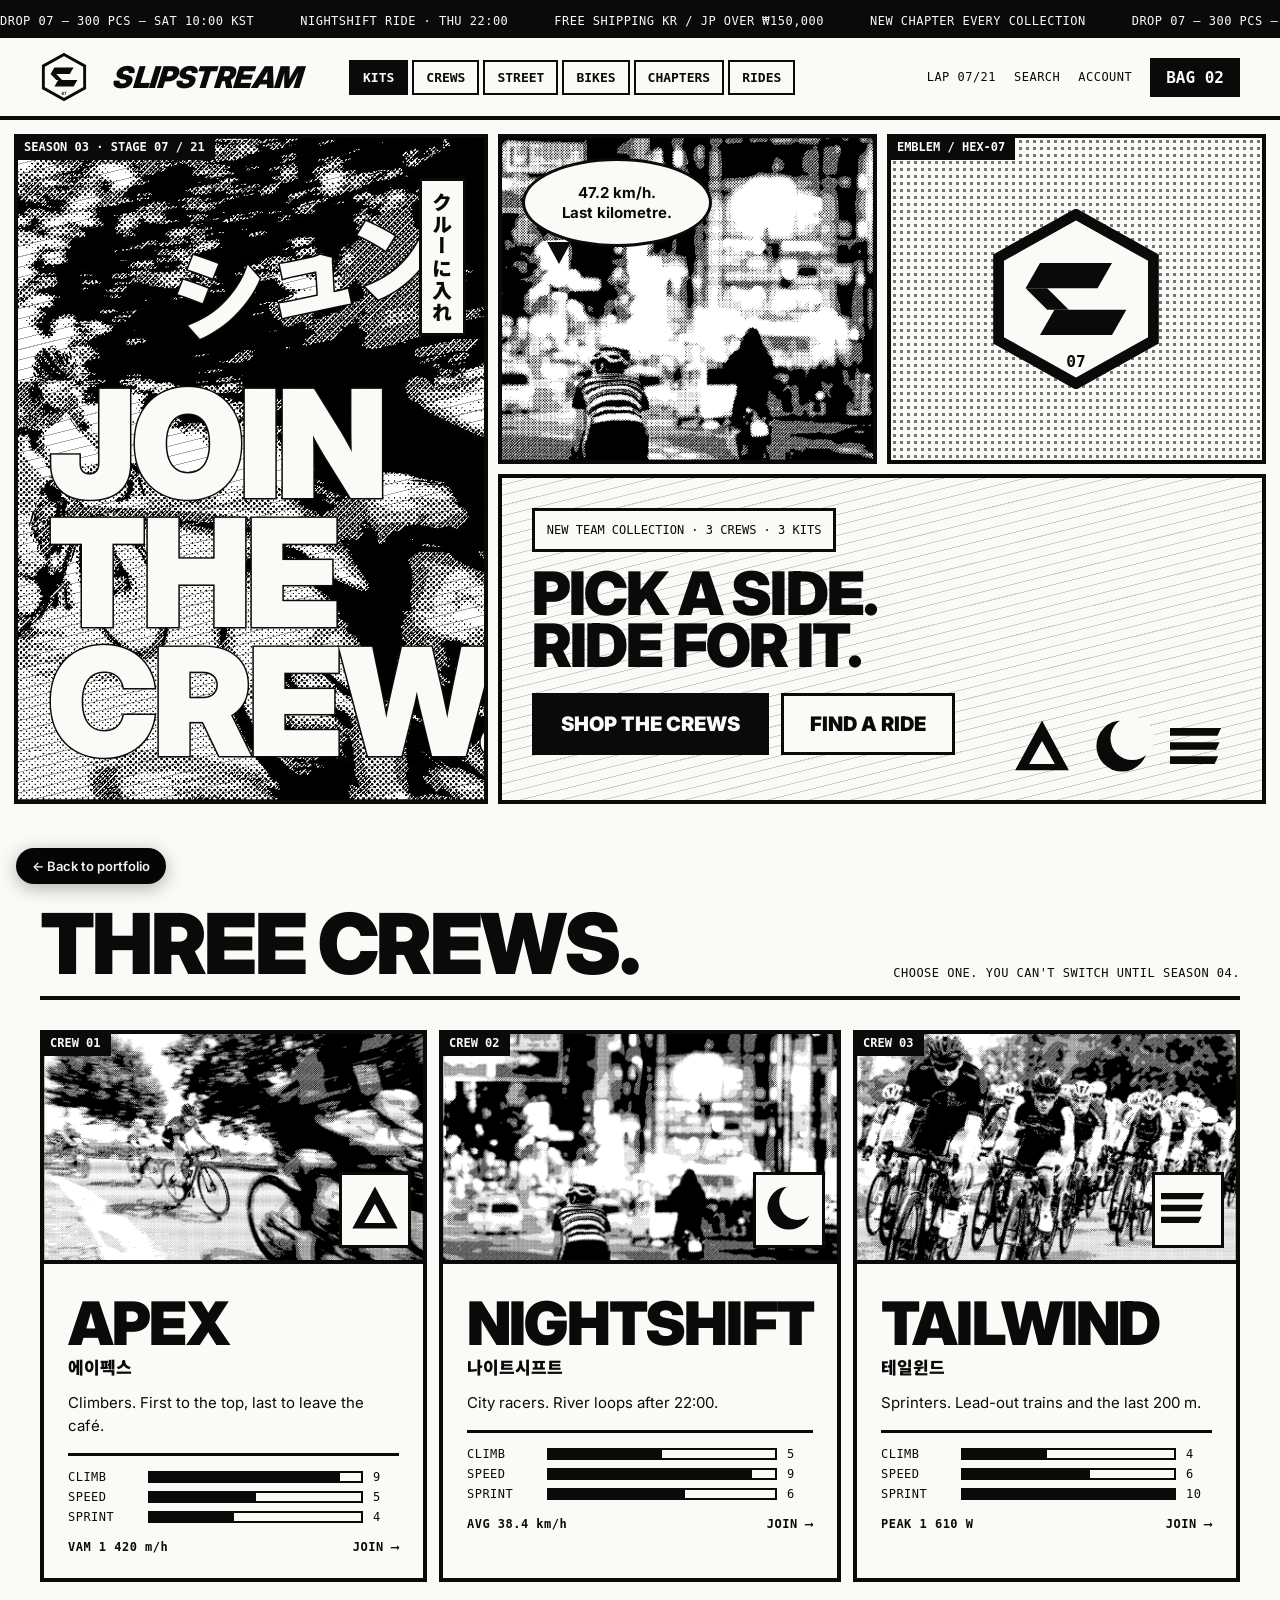
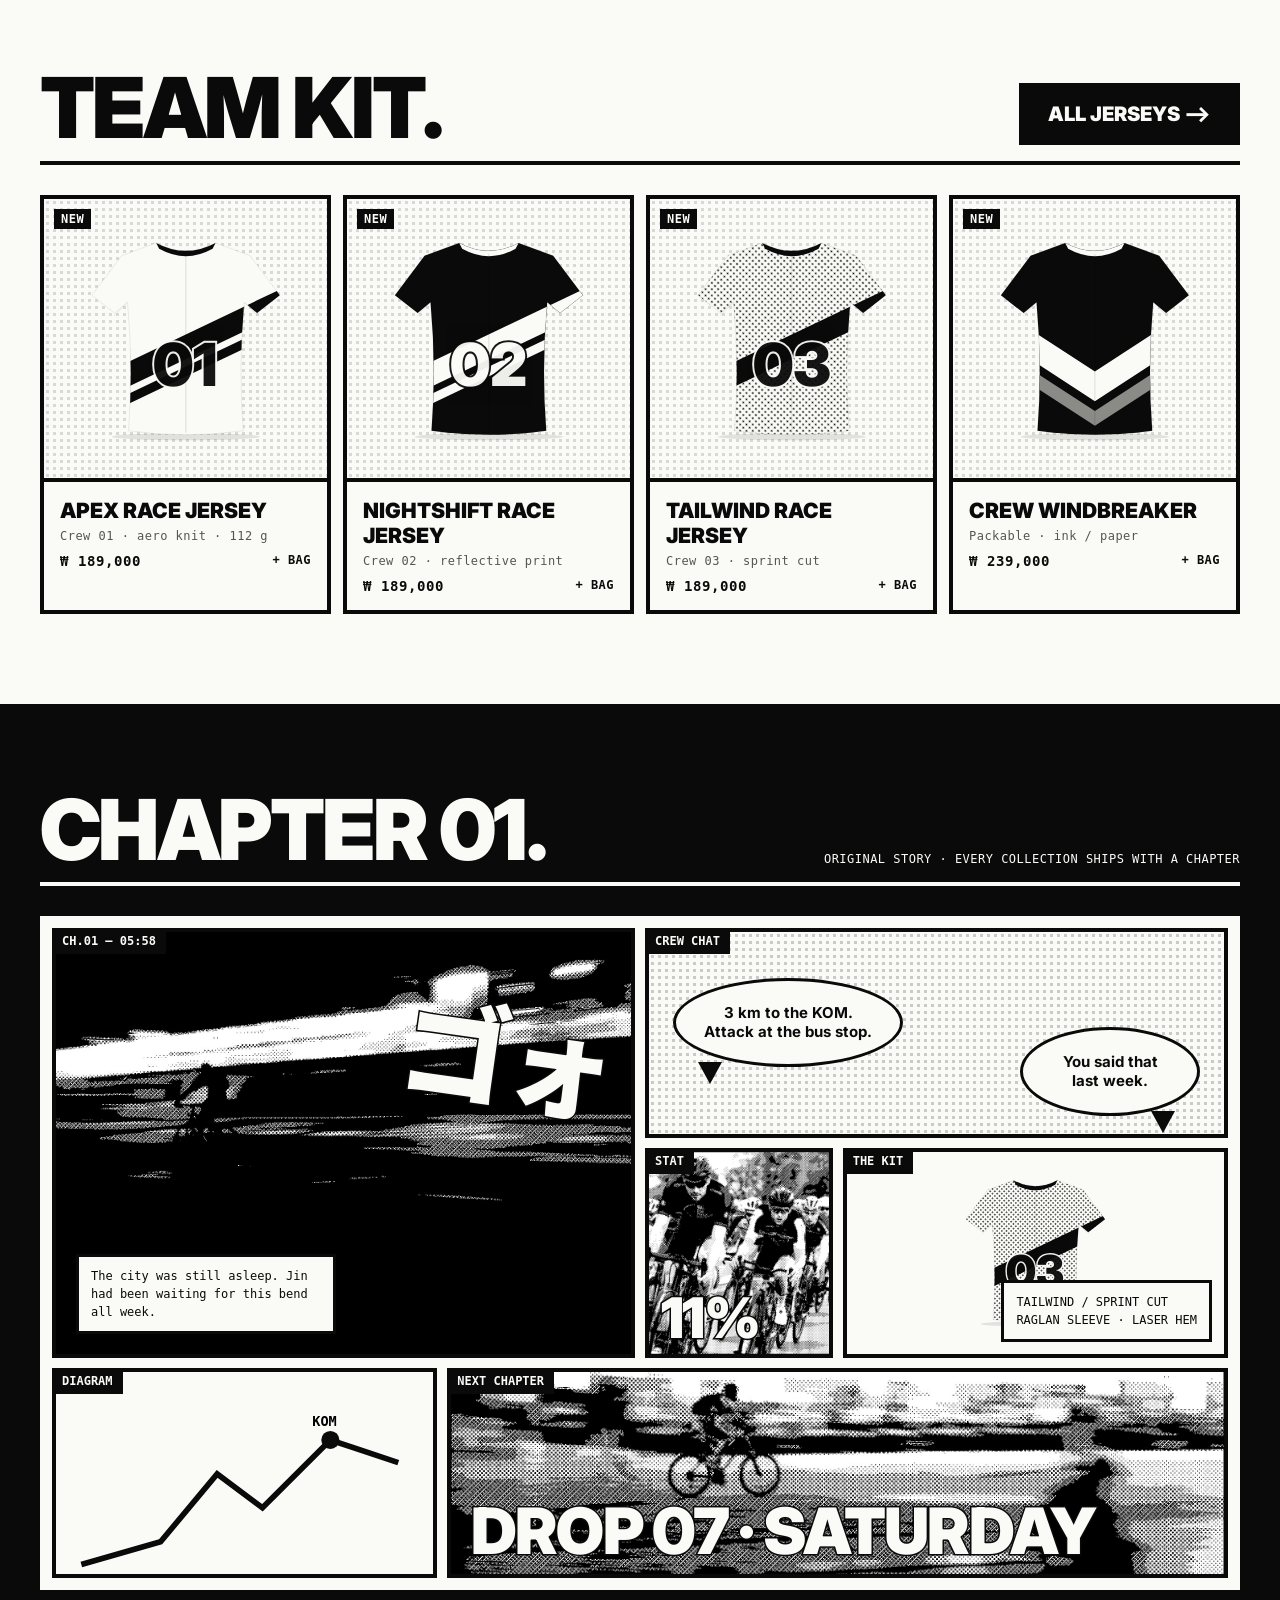
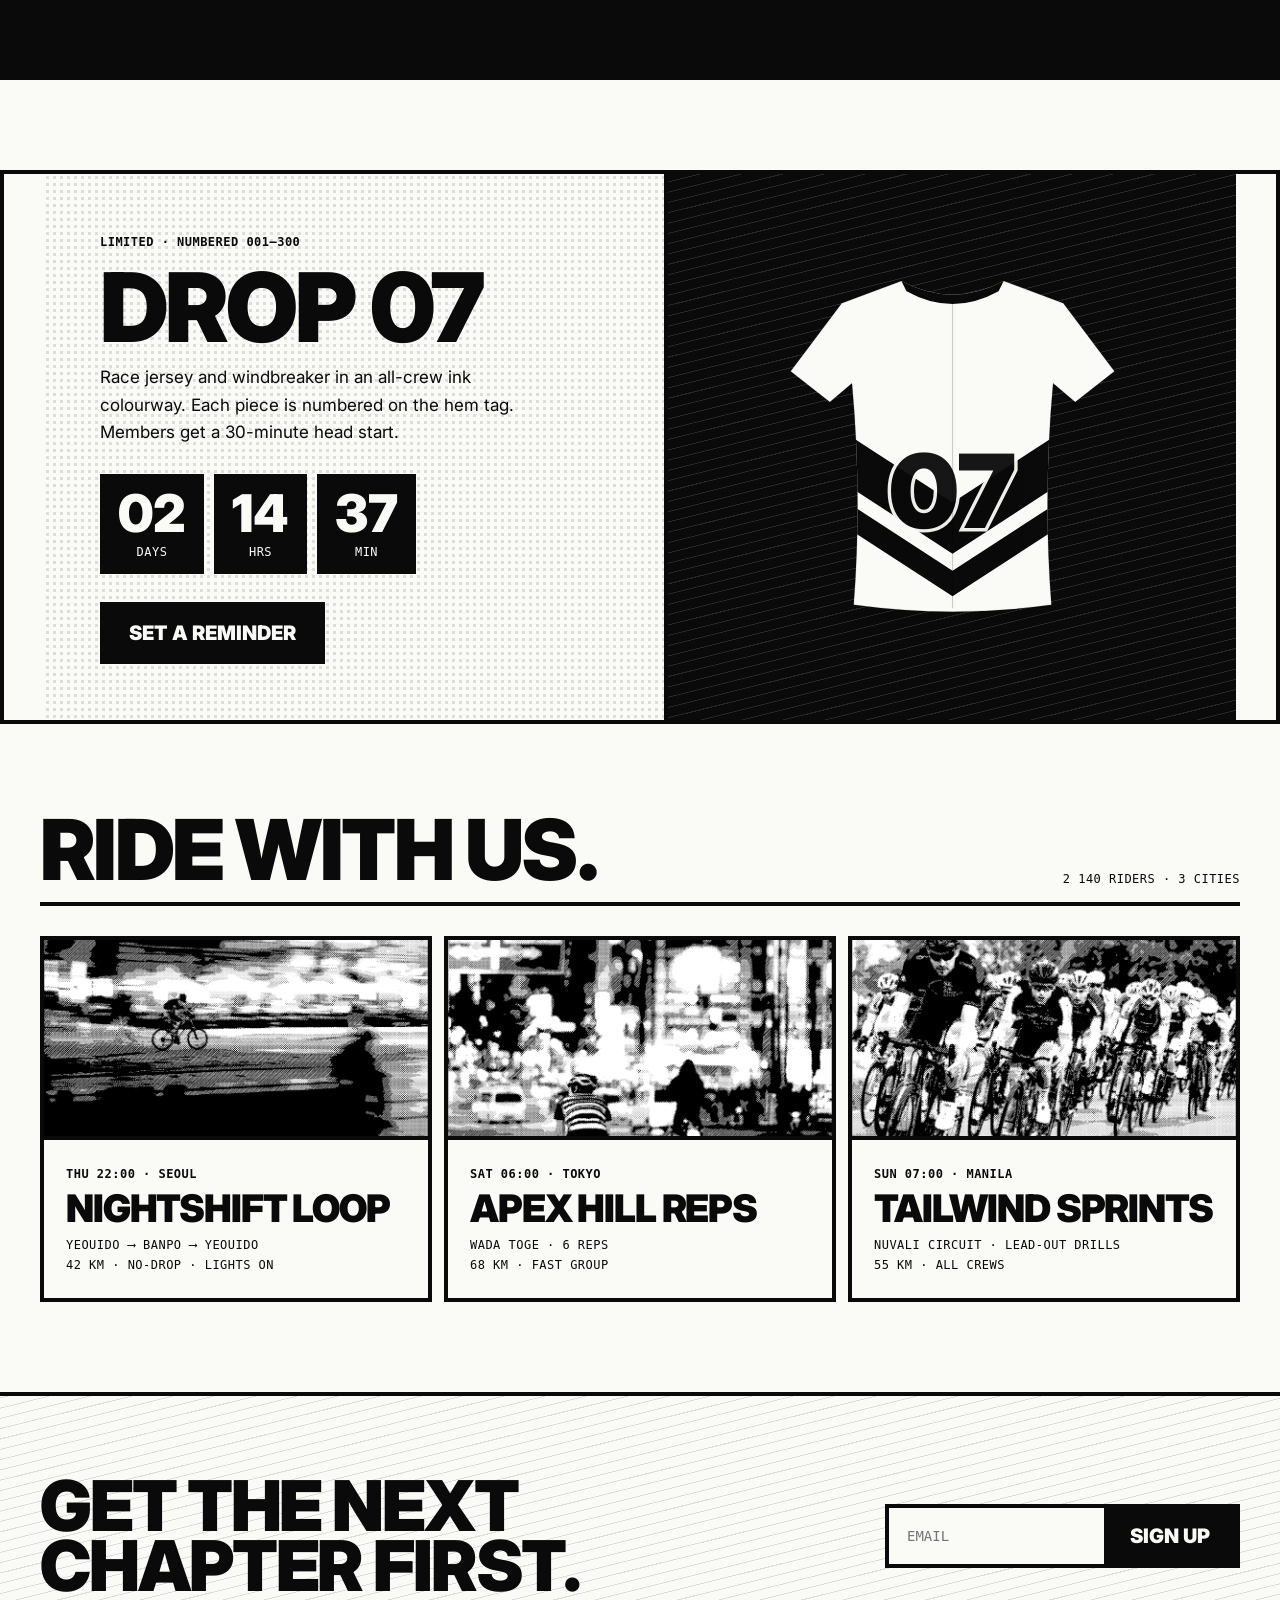
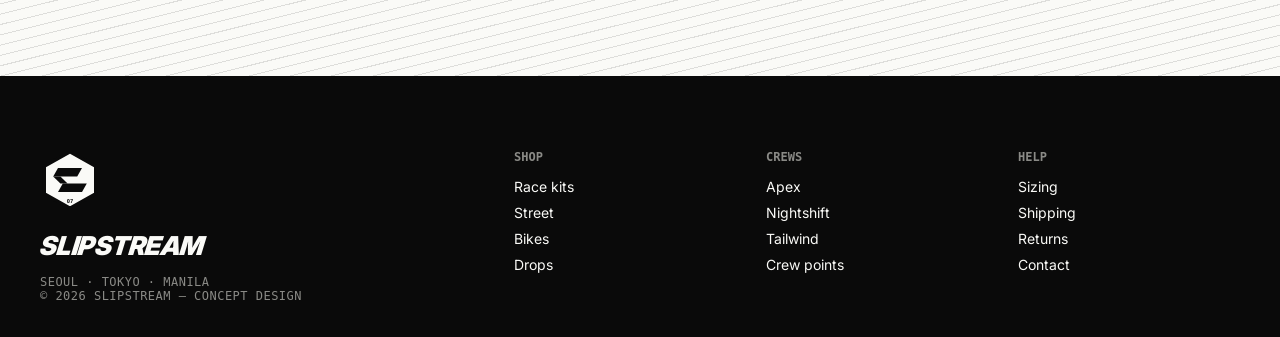
<file: projects/slipstream-website.html>
<!doctype html><html lang="ko"><head><meta charset="utf-8"><link rel="preconnect" href="https://fonts.googleapis.com"><link rel="preconnect" href="https://fonts.gstatic.com" crossorigin><link href="https://fonts.googleapis.com/css2?family=Inter:wght@300;400;500;600;700;900&family=Libre+Baskerville:ital@0;1&family=Lora:ital,wght@0,400;0,600;0,700;1,400;1,700&family=JetBrains+Mono:wght@400;700&family=Noto+Sans+JP:wght@900&family=Noto+Sans+KR:wght@900&display=swap" rel="stylesheet"><meta name="viewport" content="width=device-width,initial-scale=1"><title>SLIPSTREAM — Cycling Crews</title><style>
*{box-sizing:border-box;margin:0;padding:0}
body{background:#FAFAF7;color:#0A0A0A;font-family:Inter,Arial,sans-serif;-webkit-font-smoothing:antialiased}
a{color:inherit;text-decoration:none}
.d{font-family:'Inter Display',Inter,Arial Black,sans-serif;font-weight:900;letter-spacing:-.03em;line-height:.86;text-transform:uppercase}
.m{font-family:'DejaVu Sans Mono','JetBrains Mono','Courier New',monospace;font-size:12px;letter-spacing:.04em}
.jp{font-family:'Noto Sans CJK JP','Noto Sans JP','Noto Sans CJK HK',sans-serif;font-weight:900}
.wrap{max-width:1360px;margin:0 auto;padding:0 40px}
.ticker{background:#0A0A0A;color:#FAFAF7;white-space:nowrap;overflow:hidden;padding:9px 0;max-width:100vw}
.ticker span{margin-right:46px}
header{background:#FAFAF7;border-bottom:4px solid #0A0A0A}
.nav{display:flex;align-items:center;height:78px;gap:26px}
.nav .links{display:flex;gap:4px;margin-left:20px}
.nav .links a{font-family:'DejaVu Sans Mono','JetBrains Mono','Courier New',monospace;font-size:13px;padding:8px 12px;border:2px solid #0A0A0A;font-weight:700}
.nav .links a.on{background:#0A0A0A;color:#FAFAF7}
.nav .right{margin-left:auto;display:flex;gap:18px;align-items:center}
.bag{background:#0A0A0A;color:#FAFAF7;font-family:'DejaVu Sans Mono','JetBrains Mono','Courier New',monospace;font-weight:700;padding:10px 16px}
.page{background:#FAFAF7;padding:14px}
.grid{display:grid;gap:10px}
.pn{position:relative;overflow:hidden;border:4px solid #0A0A0A;background:#FAFAF7}
.pn img{position:absolute;inset:0}
.cap{position:absolute;left:-4px;top:-4px;background:#0A0A0A;color:#FAFAF7;font-family:'DejaVu Sans Mono','JetBrains Mono','Courier New',monospace;font-weight:700;font-size:12px;padding:6px 10px;z-index:3}
.narr{position:absolute;background:#FAFAF7;border:3px solid #0A0A0A;padding:10px 12px;font-family:'DejaVu Sans Mono','JetBrains Mono','Courier New',monospace;font-size:12px;line-height:1.5;z-index:3}
.bal{position:absolute;background:#FAFAF7;border:3px solid #0A0A0A;border-radius:50%;padding:22px 26px;font-family:Inter;font-weight:700;font-size:15px;line-height:1.3;text-align:center;z-index:3}
.bal .tail{position:absolute;bottom:-20px;width:0;height:0;border-left:12px solid transparent;border-right:12px solid transparent;border-top:22px solid #0A0A0A}
.sfx{position:absolute;font-family:'Noto Sans CJK JP','Noto Sans JP','Noto Sans CJK HK',sans-serif;font-weight:900;color:#FAFAF7;-webkit-text-stroke:3px #0A0A0A;paint-order:stroke fill;z-index:2;letter-spacing:-.05em}
.vert{writing-mode:vertical-rl;font-family:'Noto Sans CJK JP','Noto Sans JP','Noto Sans CJK HK',sans-serif;font-weight:900;position:absolute;z-index:3;background:#FAFAF7;border:3px solid #0A0A0A;padding:10px 6px;font-size:20px;letter-spacing:.1em}
.shout{position:absolute;color:#FAFAF7;-webkit-text-stroke:3px #0A0A0A;paint-order:stroke fill;z-index:3}
.speed{position:absolute;inset:0;background:repeating-linear-gradient(-14deg, transparent 0 9px, #0A0A0A 9px 10px);opacity:.5}
.tone{position:absolute;inset:0;background:radial-gradient(#0A0A0A 30%, transparent 32%) 0 0/7px 7px;opacity:.25}
.cta{display:inline-block;background:#0A0A0A;color:#FAFAF7;font-family:'Inter Display',Inter,Arial Black,sans-serif;font-weight:900;font-size:20px;padding:16px 26px;text-transform:uppercase;border:3px solid #0A0A0A}
.cta.alt{background:#FAFAF7;color:#0A0A0A}
.sec{padding:90px 0}
.title{display:flex;align-items:flex-end;justify-content:space-between;border-bottom:4px solid #0A0A0A;padding-bottom:16px;margin-bottom:30px}
.title .d{font-size:84px}
.crews{display:grid;grid-template-columns:repeat(3,1fr);gap:12px}
.crew{border:4px solid #0A0A0A;background:#FAFAF7}
.crew .photo{height:230px;position:relative;border-bottom:4px solid #0A0A0A;overflow:hidden}
.crew .body{padding:24px;position:relative}
.crew .name{font-size:60px;margin:10px 0 4px}
.sheet{display:grid;grid-template-columns:70px 1fr 26px;gap:6px 10px;align-items:center;margin-top:16px;border-top:3px solid #0A0A0A;padding-top:14px}
.sheet i{display:block;height:12px;border:2px solid #0A0A0A;position:relative}
.sheet i b{position:absolute;left:0;top:0;bottom:0;background:#0A0A0A}
.grid4{display:grid;grid-template-columns:repeat(4,1fr);gap:12px}
.card{border:4px solid #0A0A0A;background:#FAFAF7}
.card .img{aspect-ratio:1/1;display:flex;align-items:center;justify-content:center;position:relative;border-bottom:4px solid #0A0A0A;background:#FAFAF7}
.card .img > svg{width:72%;height:auto;position:relative}
.card .body{padding:16px}
.card h3{font-family:'Inter Display',Inter,Arial Black,sans-serif;font-weight:900;font-size:21px;text-transform:uppercase}
.card .row{display:flex;justify-content:space-between;margin-top:10px}
.chapter{background:#0A0A0A;padding:90px 0}
.drop{display:grid;grid-template-columns:1.1fr 1fr;border:4px solid #0A0A0A}
.drop .l{padding:56px;border-right:4px solid #0A0A0A;position:relative;background:#FAFAF7}
.count{display:flex;gap:10px;margin:28px 0}
.count div{background:#0A0A0A;color:#FAFAF7;padding:14px 18px;text-align:center}
.count b{font-family:'Inter Display',Inter,Arial Black,sans-serif;font-weight:900;font-size:52px;display:block;line-height:1}
.ride{display:grid;grid-template-columns:repeat(3,1fr);gap:12px}
.ride>div{border:4px solid #0A0A0A}
.ride .ph{height:200px;position:relative;border-bottom:4px solid #0A0A0A;overflow:hidden}
.ride .tx{padding:22px}
.news{border-top:4px solid #0A0A0A;border-bottom:4px solid #0A0A0A;padding:80px 0;position:relative;overflow:hidden}
.news form{display:flex;max-width:620px;border:4px solid #0A0A0A;background:#FAFAF7;position:relative}
.news input{flex:1;min-width:0;border:none;padding:18px;font-family:'DejaVu Sans Mono','JetBrains Mono','Courier New',monospace;font-size:14px;background:transparent}
footer{background:#0A0A0A;color:#FAFAF7;padding:70px 0 34px}
footer .cols{display:grid;grid-template-columns:2fr 1fr 1fr 1fr;gap:30px}
footer h4{font-family:'DejaVu Sans Mono','JetBrains Mono','Courier New',monospace;font-size:12px;margin-bottom:14px;color:#8a8a86}
footer li{list-style:none;margin-bottom:9px;font-size:14px}
@media (max-width:760px){
 .wrap{padding:0 16px} .nav{height:62px} .nav .links,.nav .right .m{display:none}
 .page{padding:8px} .hero{grid-template-columns:1fr 1fr!important;grid-template-rows:440px 220px 230px!important}
 .hero .p1{grid-column:1/3!important;grid-row:1!important} .hero .p4{grid-column:1/3!important;grid-row:3!important} .hero .p2,.hero .p3{grid-row:2!important;grid-column:auto!important}
 .shout{font-size:80px!important} .p4 .d{font-size:38px!important} .p4 .cta{font-size:15px;padding:12px 14px} .p4 .glyphs{display:none!important} .p4 > div:first-of-type{left:16px!important;top:16px!important;right:16px} .sfx{left:auto!important;right:60px!important} .sfx{font-size:70px!important} .bal{font-size:12px;padding:14px 16px}
 .sec{padding:60px 0} .title{flex-direction:column;align-items:flex-start;gap:10px} .title .d{font-size:50px}
 .crews{grid-template-columns:minmax(0,1fr)} .crew .name{font-size:44px} .sheet{grid-template-columns:60px minmax(0,1fr) 24px} .grid4{grid-template-columns:1fr 1fr;gap:8px} .card h3{font-size:15px}
 .comic{grid-template-columns:1fr 1fr!important;grid-auto-rows:170px!important} .comic>div{grid-column:auto!important;grid-row:auto!important} .comic>div:first-child{grid-column:1/3!important;grid-row:span 2!important}
 .drop{grid-template-columns:1fr} .drop .l{border-right:none;border-bottom:4px solid #0A0A0A;padding:30px 18px} .count b{font-size:36px}
 .ride{grid-template-columns:1fr} footer .cols{grid-template-columns:1fr 1fr} .news .d{font-size:44px!important}
}
</style></head><body>
<div class="ticker"><span class="m">DROP 07 — 300 PCS — SAT 10:00 KST</span><span class="m">NIGHTSHIFT RIDE · THU 22:00</span><span class="m">FREE SHIPPING KR / JP OVER ₩150,000</span><span class="m">NEW CHAPTER EVERY COLLECTION</span><span class="m">DROP 07 — 300 PCS — SAT 10:00 KST</span><span class="m">NIGHTSHIFT RIDE · THU 22:00</span><span class="m">FREE SHIPPING KR / JP OVER ₩150,000</span><span class="m">NEW CHAPTER EVERY COLLECTION</span></div>
<header><div class="wrap nav"><svg width="48" height="48" viewBox="0 0 100 100"><polygon points="50,3 93,27 93,73 50,97 7,73 7,27" fill="#FAFAF7" stroke="#0A0A0A" stroke-width="6"/><polygon points="30,30 70,30 62,44 22,44" fill="#0A0A0A"/><polygon points="38,56 78,56 70,70 30,70" fill="#0A0A0A"/><polygon points="22,44 34,44 46,56 34,56" fill="#0A0A0A"/><text x="50" y="88" text-anchor="middle" font-family="DejaVu Sans Mono, JetBrains Mono, monospace" font-weight="700" font-size="9" fill="#0A0A0A">07</text></svg><span style="font-family:'Inter Display',Inter,Arial Black,sans-serif;font-weight:900;font-style:italic;font-size:30px;letter-spacing:-.02em;color:#0A0A0A;transform:skewX(-8deg);display:inline-block">SLIPSTREAM</span><nav class="links"><a class="on">KITS</a><a>CREWS</a><a>STREET</a><a>BIKES</a><a>CHAPTERS</a><a>RIDES</a></nav>
<div class="right"><span class="m">LAP 07/21</span><span class="m">SEARCH</span><span class="m">ACCOUNT</span><a class="bag">BAG 02</a></div></div></header>
<section class="page"><div class="grid hero" style="grid-template-columns:1.25fr 1fr 1fr;grid-template-rows:330px 330px">
<div class="pn p1" style="grid-row:1/3"><img src="photos/m_slip_race_blur.jpg" alt="Riders sprinting through a bend, in screentone" style="display:block;width:100%;height:100%;object-fit:cover;object-position:62% 50%"><div class="speed" style="opacity:.35"></div>
<div class="cap">SEASON 03 · STAGE 07 / 21</div><div class="vert" style="right:18px;top:40px">クルーに入れ</div>
<div class="sfx" style="left:150px;top:60px;font-size:96px;transform:rotate(-12deg)">シュン</div>
<div class="d shout" style="left:30px;bottom:34px;font-size:150px">Join<br>the crew.</div></div>
<div class="pn p2"><img src="photos/m_slip_tokyo_night.jpg" alt="Rider in a striped jersey on a night street, in screentone" style="display:block;width:100%;height:100%;object-fit:cover;"><div class="bal" style="left:20px;top:20px;width:190px">47.2 km/h.<br>Last kilometre.<span class="tail" style="left:22px"></span></div></div>
<div class="pn p3" style="background:#FAFAF7"><div class="tone" style="opacity:.55"></div><div style="position:absolute;inset:0;display:flex;align-items:center;justify-content:center"><svg width="180" height="180" viewBox="0 0 100 100"><polygon points="50,3 93,27 93,73 50,97 7,73 7,27" fill="#FAFAF7" stroke="#0A0A0A" stroke-width="6"/><polygon points="30,30 70,30 62,44 22,44" fill="#0A0A0A"/><polygon points="38,56 78,56 70,70 30,70" fill="#0A0A0A"/><polygon points="22,44 34,44 46,56 34,56" fill="#0A0A0A"/><text x="50" y="88" text-anchor="middle" font-family="DejaVu Sans Mono, JetBrains Mono, monospace" font-weight="700" font-size="9" fill="#0A0A0A">07</text></svg></div><div class="cap">EMBLEM / HEX-07</div></div>
<div class="pn p4" style="grid-column:2/4"><div class="speed" style="opacity:.18"></div><div style="position:absolute;left:30px;top:30px;max-width:560px;z-index:3">
<div class="narr" style="position:relative;display:inline-block;margin-bottom:16px">NEW TEAM COLLECTION · 3 CREWS · 3 KITS</div>
<div class="d" style="font-size:60px">Pick a side.<br>Ride for it.</div>
<div style="margin-top:22px;display:flex;gap:12px"><a class="cta">Shop the crews</a><a class="cta alt">Find a ride</a></div></div>
<div class="glyphs" style="position:absolute;right:28px;bottom:22px;display:flex;gap:16px;z-index:3"><svg width="64" height="64" viewBox="0 0 100 100"><polygon points="50,10 92,88 8,88" fill="#0A0A0A"/><polygon points="50,42 70,78 30,78" fill="#FAFAF7"/></svg><svg width="64" height="64" viewBox="0 0 100 100"><circle cx="50" cy="50" r="40" fill="#0A0A0A"/><circle cx="66" cy="38" r="34" fill="#FAFAF7"/></svg><svg width="64" height="64" viewBox="0 0 100 100"><rect x="10" y="22" width="80" height="12" transform="skewX(-25)" fill="#0A0A0A"/><rect x="18" y="44" width="80" height="12" transform="skewX(-25)" fill="#0A0A0A"/><rect x="26" y="66" width="80" height="12" transform="skewX(-25)" fill="#0A0A0A"/></svg></div></div>
</div></section>
<section class="sec"><div class="wrap"><div class="title"><div class="d">Three crews.</div><span class="m">CHOOSE ONE. YOU CAN'T SWITCH UNTIL SEASON 04.</span></div><div class="crews"><div class="crew"><div class="photo"><img src="photos/m_slip_race_blur.jpg" alt="Crew riders" style="display:block;width:100%;height:100%;object-fit:cover;"><div class="cap">CREW 01</div>
<div style="position:absolute;right:12px;bottom:12px;background:#FAFAF7;border:3px solid #0A0A0A;padding:6px;z-index:3"><svg width="54" height="54" viewBox="0 0 100 100"><polygon points="50,10 92,88 8,88" fill="#0A0A0A"/><polygon points="50,42 70,78 30,78" fill="#FAFAF7"/></svg></div></div>
<div class="body"><div class="d name">APEX</div><div style="font-family:'Noto Sans CJK KR','Noto Sans KR','Noto Sans CJK HK',sans-serif;font-weight:900;font-size:17px">에이펙스</div>
<p style="margin-top:12px;font-size:15px;line-height:1.55">Climbers. First to the top, last to leave the café.</p>
<div class="sheet"><span class="m">CLIMB</span><i><b style="width:90%"></b></i><span class="m">9</span><span class="m">SPEED</span><i><b style="width:50%"></b></i><span class="m">5</span><span class="m">SPRINT</span><i><b style="width:40%"></b></i><span class="m">4</span></div>
<div class="m" style="margin-top:16px;display:flex;justify-content:space-between;font-weight:700"><span>VAM 1 420 m/h</span><span>JOIN ⟶</span></div></div></div><div class="crew"><div class="photo"><img src="photos/m_slip_tokyo_night.jpg" alt="Crew riders" style="display:block;width:100%;height:100%;object-fit:cover;"><div class="cap">CREW 02</div>
<div style="position:absolute;right:12px;bottom:12px;background:#FAFAF7;border:3px solid #0A0A0A;padding:6px;z-index:3"><svg width="54" height="54" viewBox="0 0 100 100"><circle cx="50" cy="50" r="40" fill="#0A0A0A"/><circle cx="66" cy="38" r="34" fill="#FAFAF7"/></svg></div></div>
<div class="body"><div class="d name">NIGHTSHIFT</div><div style="font-family:'Noto Sans CJK KR','Noto Sans KR','Noto Sans CJK HK',sans-serif;font-weight:900;font-size:17px">나이트시프트</div>
<p style="margin-top:12px;font-size:15px;line-height:1.55">City racers. River loops after 22:00.</p>
<div class="sheet"><span class="m">CLIMB</span><i><b style="width:50%"></b></i><span class="m">5</span><span class="m">SPEED</span><i><b style="width:90%"></b></i><span class="m">9</span><span class="m">SPRINT</span><i><b style="width:60%"></b></i><span class="m">6</span></div>
<div class="m" style="margin-top:16px;display:flex;justify-content:space-between;font-weight:700"><span>AVG 38.4 km/h</span><span>JOIN ⟶</span></div></div></div><div class="crew"><div class="photo"><img src="photos/m_slip_peloton.jpg" alt="Crew riders" style="display:block;width:100%;height:100%;object-fit:cover;"><div class="cap">CREW 03</div>
<div style="position:absolute;right:12px;bottom:12px;background:#FAFAF7;border:3px solid #0A0A0A;padding:6px;z-index:3"><svg width="54" height="54" viewBox="0 0 100 100"><rect x="10" y="22" width="80" height="12" transform="skewX(-25)" fill="#0A0A0A"/><rect x="18" y="44" width="80" height="12" transform="skewX(-25)" fill="#0A0A0A"/><rect x="26" y="66" width="80" height="12" transform="skewX(-25)" fill="#0A0A0A"/></svg></div></div>
<div class="body"><div class="d name">TAILWIND</div><div style="font-family:'Noto Sans CJK KR','Noto Sans KR','Noto Sans CJK HK',sans-serif;font-weight:900;font-size:17px">테일윈드</div>
<p style="margin-top:12px;font-size:15px;line-height:1.55">Sprinters. Lead-out trains and the last 200 m.</p>
<div class="sheet"><span class="m">CLIMB</span><i><b style="width:40%"></b></i><span class="m">4</span><span class="m">SPEED</span><i><b style="width:60%"></b></i><span class="m">6</span><span class="m">SPRINT</span><i><b style="width:100%"></b></i><span class="m">10</span></div>
<div class="m" style="margin-top:16px;display:flex;justify-content:space-between;font-weight:700"><span>PEAK 1 610 W</span><span>JOIN ⟶</span></div></div></div></div></div></section>
<section class="sec" style="padding-top:0"><div class="wrap"><div class="title"><div class="d">Team kit.</div><a class="cta">All jerseys ⟶</a></div><div class="grid4"><div class="card"><div class="img"><div class="tone" style="opacity:.14"></div><svg viewBox="-6 20 412 425" xmlns="http://www.w3.org/2000/svg"><defs><clipPath id="cq1"><path d="M140,40 Q200,72 260,40 L330,66 L390,146 L344,182 L318,160 Q306,290 316,420 Q200,436 84,420 Q94,290 82,160 L56,182 L10,146 L70,66 Z"/></clipPath></defs><ellipse cx="200" cy="432" rx="150" ry="7" fill="#000" opacity=".10"/><path d="M140,40 Q200,72 260,40 L330,66 L390,146 L344,182 L318,160 Q306,290 316,420 Q200,436 84,420 Q94,290 82,160 L56,182 L10,146 L70,66 Z" fill="#FAFAF7"/><g clip-path="url(#cq1)"><polygon points="-20,330 420,120 420,170 -20,380" fill="#0A0A0A"/><polygon points="-20,395 420,185 420,205 -20,415" fill="#0A0A0A"/><text x="200" y="330" text-anchor="middle" font-family="Inter Display, Inter" font-weight="900" font-size="120" fill="#0A0A0A" stroke="#FAFAF7" stroke-width="8" paint-order="stroke" opacity=".95">01</text></g><path d="M140,40 Q200,72 260,40 L254,52 Q200,82 146,52 Z" fill="#0A0A0A"/><line x1="200" y1="62" x2="200" y2="424" stroke="#000" stroke-opacity=".18" stroke-width="1.4"/><path d="M80,162 L54,188 M320,162 L346,188" stroke="#000" stroke-opacity=".12" stroke-width="1.2"/><path d="M140,40 Q200,72 260,40 L330,66 L390,146 L344,182 L318,160 Q306,290 316,420 Q200,436 84,420 Q94,290 82,160 L56,182 L10,146 L70,66 Z" fill="none" stroke="#000" stroke-opacity=".12" stroke-width="1.2"/></svg><span class="m" style="position:absolute;left:10px;top:10px;background:#0A0A0A;color:#FAFAF7;padding:3px 7px;font-weight:700">NEW</span></div>
<div class="body"><h3>APEX Race Jersey</h3><div class="m" style="margin-top:6px;color:#555">Crew 01 · aero knit · 112 g</div><div class="row"><span class="m" style="font-weight:700;font-size:14px">₩ 189,000</span><span class="m" style="font-weight:700">+ BAG</span></div></div></div><div class="card"><div class="img"><div class="tone" style="opacity:.14"></div><svg viewBox="-6 20 412 425" xmlns="http://www.w3.org/2000/svg"><defs><clipPath id="cq2"><path d="M140,40 Q200,72 260,40 L330,66 L390,146 L344,182 L318,160 Q306,290 316,420 Q200,436 84,420 Q94,290 82,160 L56,182 L10,146 L70,66 Z"/></clipPath></defs><ellipse cx="200" cy="432" rx="150" ry="7" fill="#000" opacity=".10"/><path d="M140,40 Q200,72 260,40 L330,66 L390,146 L344,182 L318,160 Q306,290 316,420 Q200,436 84,420 Q94,290 82,160 L56,182 L10,146 L70,66 Z" fill="#0A0A0A"/><g clip-path="url(#cq2)"><polygon points="-20,330 420,120 420,170 -20,380" fill="#FAFAF7"/><polygon points="-20,395 420,185 420,205 -20,415" fill="#FAFAF7"/><text x="200" y="330" text-anchor="middle" font-family="Inter Display, Inter" font-weight="900" font-size="120" fill="#FAFAF7" stroke="#0A0A0A" stroke-width="8" paint-order="stroke" opacity=".95">02</text></g><path d="M140,40 Q200,72 260,40 L254,52 Q200,82 146,52 Z" fill="#FAFAF7"/><line x1="200" y1="62" x2="200" y2="424" stroke="#000" stroke-opacity=".18" stroke-width="1.4"/><path d="M80,162 L54,188 M320,162 L346,188" stroke="#000" stroke-opacity=".12" stroke-width="1.2"/><path d="M140,40 Q200,72 260,40 L330,66 L390,146 L344,182 L318,160 Q306,290 316,420 Q200,436 84,420 Q94,290 82,160 L56,182 L10,146 L70,66 Z" fill="none" stroke="#000" stroke-opacity=".12" stroke-width="1.2"/></svg><span class="m" style="position:absolute;left:10px;top:10px;background:#0A0A0A;color:#FAFAF7;padding:3px 7px;font-weight:700">NEW</span></div>
<div class="body"><h3>NIGHTSHIFT Race Jersey</h3><div class="m" style="margin-top:6px;color:#555">Crew 02 · reflective print</div><div class="row"><span class="m" style="font-weight:700;font-size:14px">₩ 189,000</span><span class="m" style="font-weight:700">+ BAG</span></div></div></div><div class="card"><div class="img"><div class="tone" style="opacity:.14"></div><svg viewBox="-6 20 412 425" xmlns="http://www.w3.org/2000/svg"><defs><clipPath id="cq3"><path d="M140,40 Q200,72 260,40 L330,66 L390,146 L344,182 L318,160 Q306,290 316,420 Q200,436 84,420 Q94,290 82,160 L56,182 L10,146 L70,66 Z"/></clipPath><pattern id="dq3" width="9" height="9" patternUnits="userSpaceOnUse" patternTransform="rotate(45)"><circle cx="4.5" cy="4.5" r="2" fill="#0A0A0A"/></pattern></defs><ellipse cx="200" cy="432" rx="150" ry="7" fill="#000" opacity=".10"/><path d="M140,40 Q200,72 260,40 L330,66 L390,146 L344,182 L318,160 Q306,290 316,420 Q200,436 84,420 Q94,290 82,160 L56,182 L10,146 L70,66 Z" fill="#FAFAF7"/><g clip-path="url(#cq3)"><rect x="0" y="0" width="400" height="440" fill="url(#dq3)"/><polygon points="-20,330 420,120 420,170 -20,380" fill="#0A0A0A"/><text x="200" y="330" text-anchor="middle" font-family="Inter Display, Inter" font-weight="900" font-size="120" fill="#0A0A0A" stroke="#FAFAF7" stroke-width="8" paint-order="stroke" opacity=".95">03</text></g><path d="M140,40 Q200,72 260,40 L254,52 Q200,82 146,52 Z" fill="#0A0A0A"/><line x1="200" y1="62" x2="200" y2="424" stroke="#000" stroke-opacity=".18" stroke-width="1.4"/><path d="M80,162 L54,188 M320,162 L346,188" stroke="#000" stroke-opacity=".12" stroke-width="1.2"/><path d="M140,40 Q200,72 260,40 L330,66 L390,146 L344,182 L318,160 Q306,290 316,420 Q200,436 84,420 Q94,290 82,160 L56,182 L10,146 L70,66 Z" fill="none" stroke="#000" stroke-opacity=".12" stroke-width="1.2"/></svg><span class="m" style="position:absolute;left:10px;top:10px;background:#0A0A0A;color:#FAFAF7;padding:3px 7px;font-weight:700">NEW</span></div>
<div class="body"><h3>TAILWIND Race Jersey</h3><div class="m" style="margin-top:6px;color:#555">Crew 03 · sprint cut</div><div class="row"><span class="m" style="font-weight:700;font-size:14px">₩ 189,000</span><span class="m" style="font-weight:700">+ BAG</span></div></div></div><div class="card"><div class="img"><div class="tone" style="opacity:.14"></div><svg viewBox="-6 20 412 425" xmlns="http://www.w3.org/2000/svg"><defs><clipPath id="cq4"><path d="M140,40 Q200,72 260,40 L330,66 L390,146 L344,182 L318,160 Q306,290 316,420 Q200,436 84,420 Q94,290 82,160 L56,182 L10,146 L70,66 Z"/></clipPath></defs><ellipse cx="200" cy="432" rx="150" ry="7" fill="#000" opacity=".10"/><path d="M140,40 Q200,72 260,40 L330,66 L390,146 L344,182 L318,160 Q306,290 316,420 Q200,436 84,420 Q94,290 82,160 L56,182 L10,146 L70,66 Z" fill="#0A0A0A"/><g clip-path="url(#cq4)"><polygon points="0,170 200,300 400,170 400,230 200,360 0,230" fill="#FAFAF7"/><polygon points="0,250 200,380 400,250 400,280 200,410 0,280" fill="#8a8a86"/></g><path d="M140,40 Q200,72 260,40 L254,52 Q200,82 146,52 Z" fill="#FAFAF7"/><line x1="200" y1="62" x2="200" y2="424" stroke="#000" stroke-opacity=".18" stroke-width="1.4"/><path d="M80,162 L54,188 M320,162 L346,188" stroke="#000" stroke-opacity=".12" stroke-width="1.2"/><path d="M140,40 Q200,72 260,40 L330,66 L390,146 L344,182 L318,160 Q306,290 316,420 Q200,436 84,420 Q94,290 82,160 L56,182 L10,146 L70,66 Z" fill="none" stroke="#000" stroke-opacity=".12" stroke-width="1.2"/></svg><span class="m" style="position:absolute;left:10px;top:10px;background:#0A0A0A;color:#FAFAF7;padding:3px 7px;font-weight:700">NEW</span></div>
<div class="body"><h3>Crew Windbreaker</h3><div class="m" style="margin-top:6px;color:#555">Packable · ink / paper</div><div class="row"><span class="m" style="font-weight:700;font-size:14px">₩ 239,000</span><span class="m" style="font-weight:700">+ BAG</span></div></div></div></div></div></section>
<section class="chapter"><div class="wrap"><div class="title" style="border-color:#FAFAF7"><div class="d" style="color:#FAFAF7">Chapter 01.</div><span class="m" style="color:#FAFAF7">ORIGINAL STORY · EVERY COLLECTION SHIPS WITH A CHAPTER</span></div><div class="page" style="padding:12px"><div class="grid comic" style="grid-template-columns:repeat(6,1fr);grid-auto-rows:210px">
<div class="pn" style="grid-column:1/4;grid-row:1/3"><img src="photos/m_slip_night_rider.jpg" alt="Lone rider at night" style="display:block;width:100%;height:100%;object-fit:cover;"><div class="cap">CH.01 — 05:58</div>
<div class="narr" style="left:20px;bottom:20px;max-width:260px">The city was still asleep. Jin had been waiting for this bend all week.</div>
<div class="sfx" style="right:20px;top:40px;font-size:110px;transform:rotate(8deg)">ゴォ</div></div>
<div class="pn" style="grid-column:4/7"><div class="tone" style="opacity:.2"></div><div class="cap">CREW CHAT</div>
<div class="bal" style="left:24px;top:46px;width:230px">3 km to the KOM.<br>Attack at the bus stop.<span class="tail" style="left:22px"></span></div><div class="bal" style="right:24px;bottom:18px;width:180px">You said that<br>last week.<span class="tail" style="right:22px"></span></div></div>
<div class="pn" style="grid-column:4/5"><img src="photos/m_slip_peloton.jpg" alt="" style="display:block;width:100%;height:100%;object-fit:cover;object-position:20% 30%"><div class="cap">STAT</div><div class="d shout" style="left:12px;bottom:12px;font-size:56px">11%</div></div>
<div class="pn" style="grid-column:5/7;display:flex;align-items:center;justify-content:center"><div class="cap">THE KIT</div><div style="width:40%"><svg viewBox="-6 20 412 425" xmlns="http://www.w3.org/2000/svg"><defs><clipPath id="cq3"><path d="M140,40 Q200,72 260,40 L330,66 L390,146 L344,182 L318,160 Q306,290 316,420 Q200,436 84,420 Q94,290 82,160 L56,182 L10,146 L70,66 Z"/></clipPath><pattern id="dq3" width="9" height="9" patternUnits="userSpaceOnUse" patternTransform="rotate(45)"><circle cx="4.5" cy="4.5" r="2" fill="#0A0A0A"/></pattern></defs><ellipse cx="200" cy="432" rx="150" ry="7" fill="#000" opacity=".10"/><path d="M140,40 Q200,72 260,40 L330,66 L390,146 L344,182 L318,160 Q306,290 316,420 Q200,436 84,420 Q94,290 82,160 L56,182 L10,146 L70,66 Z" fill="#FAFAF7"/><g clip-path="url(#cq3)"><rect x="0" y="0" width="400" height="440" fill="url(#dq3)"/><polygon points="-20,330 420,120 420,170 -20,380" fill="#0A0A0A"/><text x="200" y="330" text-anchor="middle" font-family="Inter Display, Inter" font-weight="900" font-size="120" fill="#0A0A0A" stroke="#FAFAF7" stroke-width="8" paint-order="stroke" opacity=".95">03</text></g><path d="M140,40 Q200,72 260,40 L254,52 Q200,82 146,52 Z" fill="#0A0A0A"/><line x1="200" y1="62" x2="200" y2="424" stroke="#000" stroke-opacity=".18" stroke-width="1.4"/><path d="M80,162 L54,188 M320,162 L346,188" stroke="#000" stroke-opacity=".12" stroke-width="1.2"/><path d="M140,40 Q200,72 260,40 L330,66 L390,146 L344,182 L318,160 Q306,290 316,420 Q200,436 84,420 Q94,290 82,160 L56,182 L10,146 L70,66 Z" fill="none" stroke="#000" stroke-opacity=".12" stroke-width="1.2"/></svg></div>
<div class="narr" style="right:12px;bottom:12px">TAILWIND / SPRINT CUT<br>RAGLAN SLEEVE · LASER HEM</div></div>
<div class="pn" style="grid-column:1/3"><div class="cap">DIAGRAM</div><svg viewBox="0 0 300 160" style="position:absolute;inset:34px 14px 10px;width:90%"><path d="M10,140 L80,120 L130,60 L170,90 L230,30 L290,50" fill="none" stroke="#0A0A0A" stroke-width="5"/><circle cx="230" cy="30" r="8" fill="#0A0A0A"/><text x="214" y="18" font-family="DejaVu Sans Mono, JetBrains Mono, monospace" font-size="12" font-weight="700">KOM</text></svg></div>
<div class="pn" style="grid-column:3/7"><img src="photos/m_slip_night_blur.jpg" alt="Rider crossing a lit square at night" style="display:block;width:100%;height:100%;object-fit:cover;"><div class="cap">NEXT CHAPTER</div><div class="d shout" style="left:20px;bottom:16px;font-size:64px">Drop 07 · Saturday</div></div></div></div></div></section>
<section class="sec"><div class="wrap drop"><div class="l"><div class="tone" style="opacity:.12"></div><div style="position:relative"><span class="m" style="font-weight:700">LIMITED · NUMBERED 001—300</span><div class="d" style="font-size:96px;margin-top:16px">Drop 07</div>
<p style="font-size:17px;line-height:1.6;max-width:440px;margin-top:16px">Race jersey and windbreaker in an all-crew ink colourway. Each piece is numbered on the hem tag. Members get a 30-minute head start.</p>
<div class="count"><div><b>02</b><span class="m">DAYS</span></div><div><b>14</b><span class="m">HRS</span></div><div><b>37</b><span class="m">MIN</span></div></div><a class="cta">Set a reminder</a></div></div>
<div style="background:#0A0A0A;display:flex;align-items:center;justify-content:center;padding:40px;position:relative"><div class="speed" style="background:repeating-linear-gradient(-14deg,transparent 0 9px,#FAFAF7 9px 10px);opacity:.12"></div><div style="width:72%;position:relative"><svg viewBox="-6 20 412 425" xmlns="http://www.w3.org/2000/svg"><defs><clipPath id="cdrop"><path d="M140,40 Q200,72 260,40 L330,66 L390,146 L344,182 L318,160 Q306,290 316,420 Q200,436 84,420 Q94,290 82,160 L56,182 L10,146 L70,66 Z"/></clipPath></defs><ellipse cx="200" cy="432" rx="150" ry="7" fill="#000" opacity=".10"/><path d="M140,40 Q200,72 260,40 L330,66 L390,146 L344,182 L318,160 Q306,290 316,420 Q200,436 84,420 Q94,290 82,160 L56,182 L10,146 L70,66 Z" fill="#FAFAF7"/><g clip-path="url(#cdrop)"><polygon points="0,170 200,300 400,170 400,230 200,360 0,230" fill="#0A0A0A"/><polygon points="0,250 200,380 400,250 400,280 200,410 0,280" fill="#0A0A0A"/><text x="200" y="330" text-anchor="middle" font-family="Inter Display, Inter" font-weight="900" font-size="120" fill="#0A0A0A" stroke="#FAFAF7" stroke-width="8" paint-order="stroke" opacity=".95">07</text></g><path d="M140,40 Q200,72 260,40 L254,52 Q200,82 146,52 Z" fill="#0A0A0A"/><line x1="200" y1="62" x2="200" y2="424" stroke="#000" stroke-opacity=".18" stroke-width="1.4"/><path d="M80,162 L54,188 M320,162 L346,188" stroke="#000" stroke-opacity=".12" stroke-width="1.2"/><path d="M140,40 Q200,72 260,40 L330,66 L390,146 L344,182 L318,160 Q306,290 316,420 Q200,436 84,420 Q94,290 82,160 L56,182 L10,146 L70,66 Z" fill="none" stroke="#000" stroke-opacity=".12" stroke-width="1.2"/></svg></div></div></div></section>
<section class="sec" style="padding-top:0"><div class="wrap"><div class="title"><div class="d">Ride with us.</div><span class="m">2 140 RIDERS · 3 CITIES</span></div><div class="ride"><div><div class="ph"><img src="photos/m_slip_night_blur.jpg" alt="" style="display:block;width:100%;height:100%;object-fit:cover;"></div><div class="tx"><span class="m" style="font-weight:700">THU 22:00 · SEOUL</span><div class="d" style="font-size:38px;margin:10px 0">Nightshift loop</div><p class="m" style="line-height:1.7">YEOUIDO ⟶ BANPO ⟶ YEOUIDO<br>42 KM · NO-DROP · LIGHTS ON</p></div></div><div><div class="ph"><img src="photos/m_slip_tokyo_night.jpg" alt="" style="display:block;width:100%;height:100%;object-fit:cover;"></div><div class="tx"><span class="m" style="font-weight:700">SAT 06:00 · TOKYO</span><div class="d" style="font-size:38px;margin:10px 0">Apex hill reps</div><p class="m" style="line-height:1.7">WADA TOGE · 6 REPS<br>68 KM · FAST GROUP</p></div></div><div><div class="ph"><img src="photos/m_slip_peloton.jpg" alt="" style="display:block;width:100%;height:100%;object-fit:cover;"></div><div class="tx"><span class="m" style="font-weight:700">SUN 07:00 · MANILA</span><div class="d" style="font-size:38px;margin:10px 0">Tailwind sprints</div><p class="m" style="line-height:1.7">NUVALI CIRCUIT · LEAD-OUT DRILLS<br>55 KM · ALL CREWS</p></div></div></div></div></section>
<section class="news"><div class="speed" style="opacity:.12"></div><div class="wrap" style="display:flex;justify-content:space-between;align-items:center;gap:30px;flex-wrap:wrap;position:relative"><div class="d" style="font-size:70px">Get the next<br>chapter first.</div>
<form><input placeholder="EMAIL" aria-label="Email address"><button class="cta" style="border:none">Sign up</button></form></div></section>
<footer><div class="wrap"><div class="cols"><div><svg width="60" height="60" viewBox="0 0 100 100"><polygon points="50,3 93,27 93,73 50,97 7,73 7,27" fill="#FAFAF7" stroke="#0A0A0A" stroke-width="6"/><polygon points="30,30 70,30 62,44 22,44" fill="#0A0A0A"/><polygon points="38,56 78,56 70,70 30,70" fill="#0A0A0A"/><polygon points="22,44 34,44 46,56 34,56" fill="#0A0A0A"/><text x="50" y="88" text-anchor="middle" font-family="DejaVu Sans Mono, JetBrains Mono, monospace" font-weight="700" font-size="9" fill="#0A0A0A">07</text></svg><div style="margin-top:16px"><span style="font-family:'Inter Display',Inter,Arial Black,sans-serif;font-weight:900;font-style:italic;font-size:26px;letter-spacing:-.02em;color:#FAFAF7;transform:skewX(-8deg);display:inline-block">SLIPSTREAM</span></div><p class="m" style="margin-top:14px;color:#8a8a86">SEOUL · TOKYO · MANILA<br>© 2026 SLIPSTREAM — CONCEPT DESIGN</p></div>
<div><h4>SHOP</h4><ul><li>Race kits</li><li>Street</li><li>Bikes</li><li>Drops</li></ul></div><div><h4>CREWS</h4><ul><li>Apex</li><li>Nightshift</li><li>Tailwind</li><li>Crew points</li></ul></div><div><h4>HELP</h4><ul><li>Sizing</li><li>Shipping</li><li>Returns</li><li>Contact</li></ul></div></div></div></footer>
<a href="../index.html#personal" style="position:fixed;left:16px;bottom:16px;z-index:999;background:#050505;color:#f2f0ea;font:600 13px Inter,Arial,sans-serif;padding:10px 16px;border-radius:30px;text-decoration:none;box-shadow:0 4px 18px rgba(0,0,0,.3)">← Back to portfolio</a></body></html>
</file>
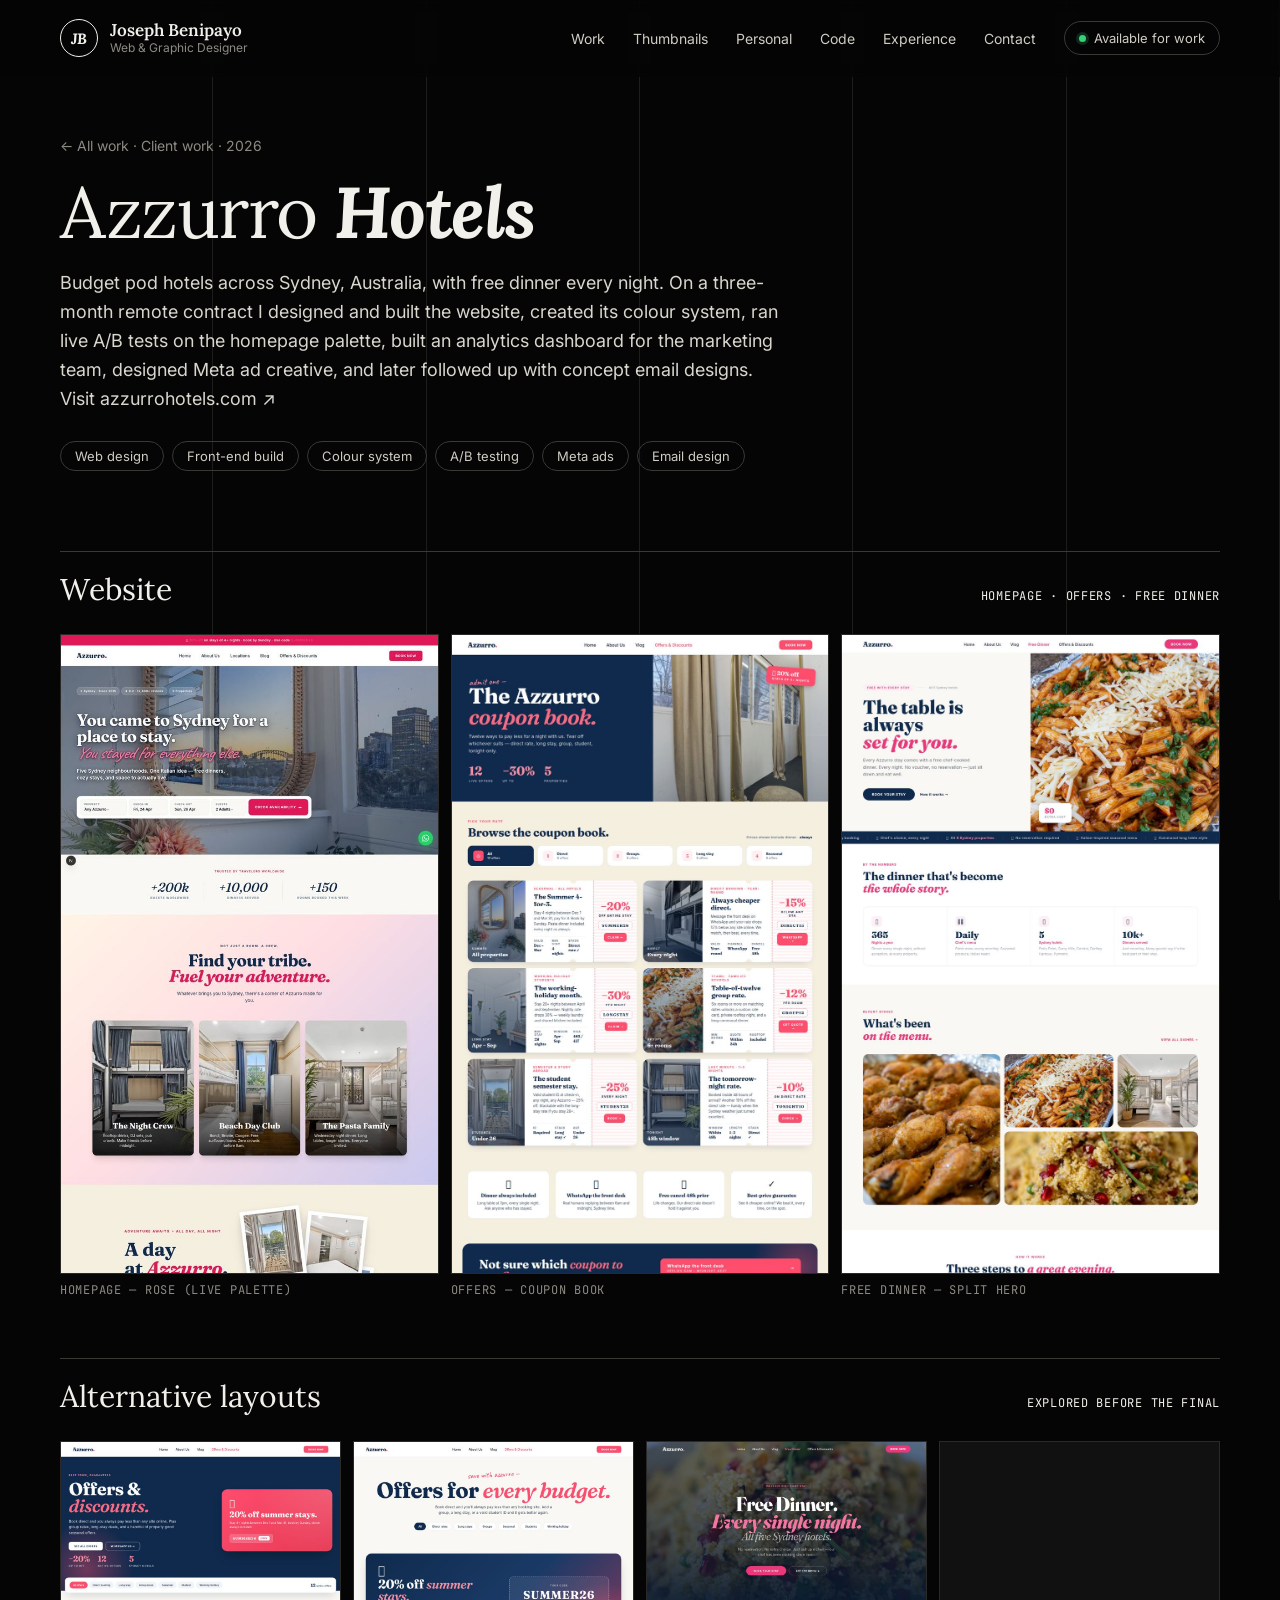
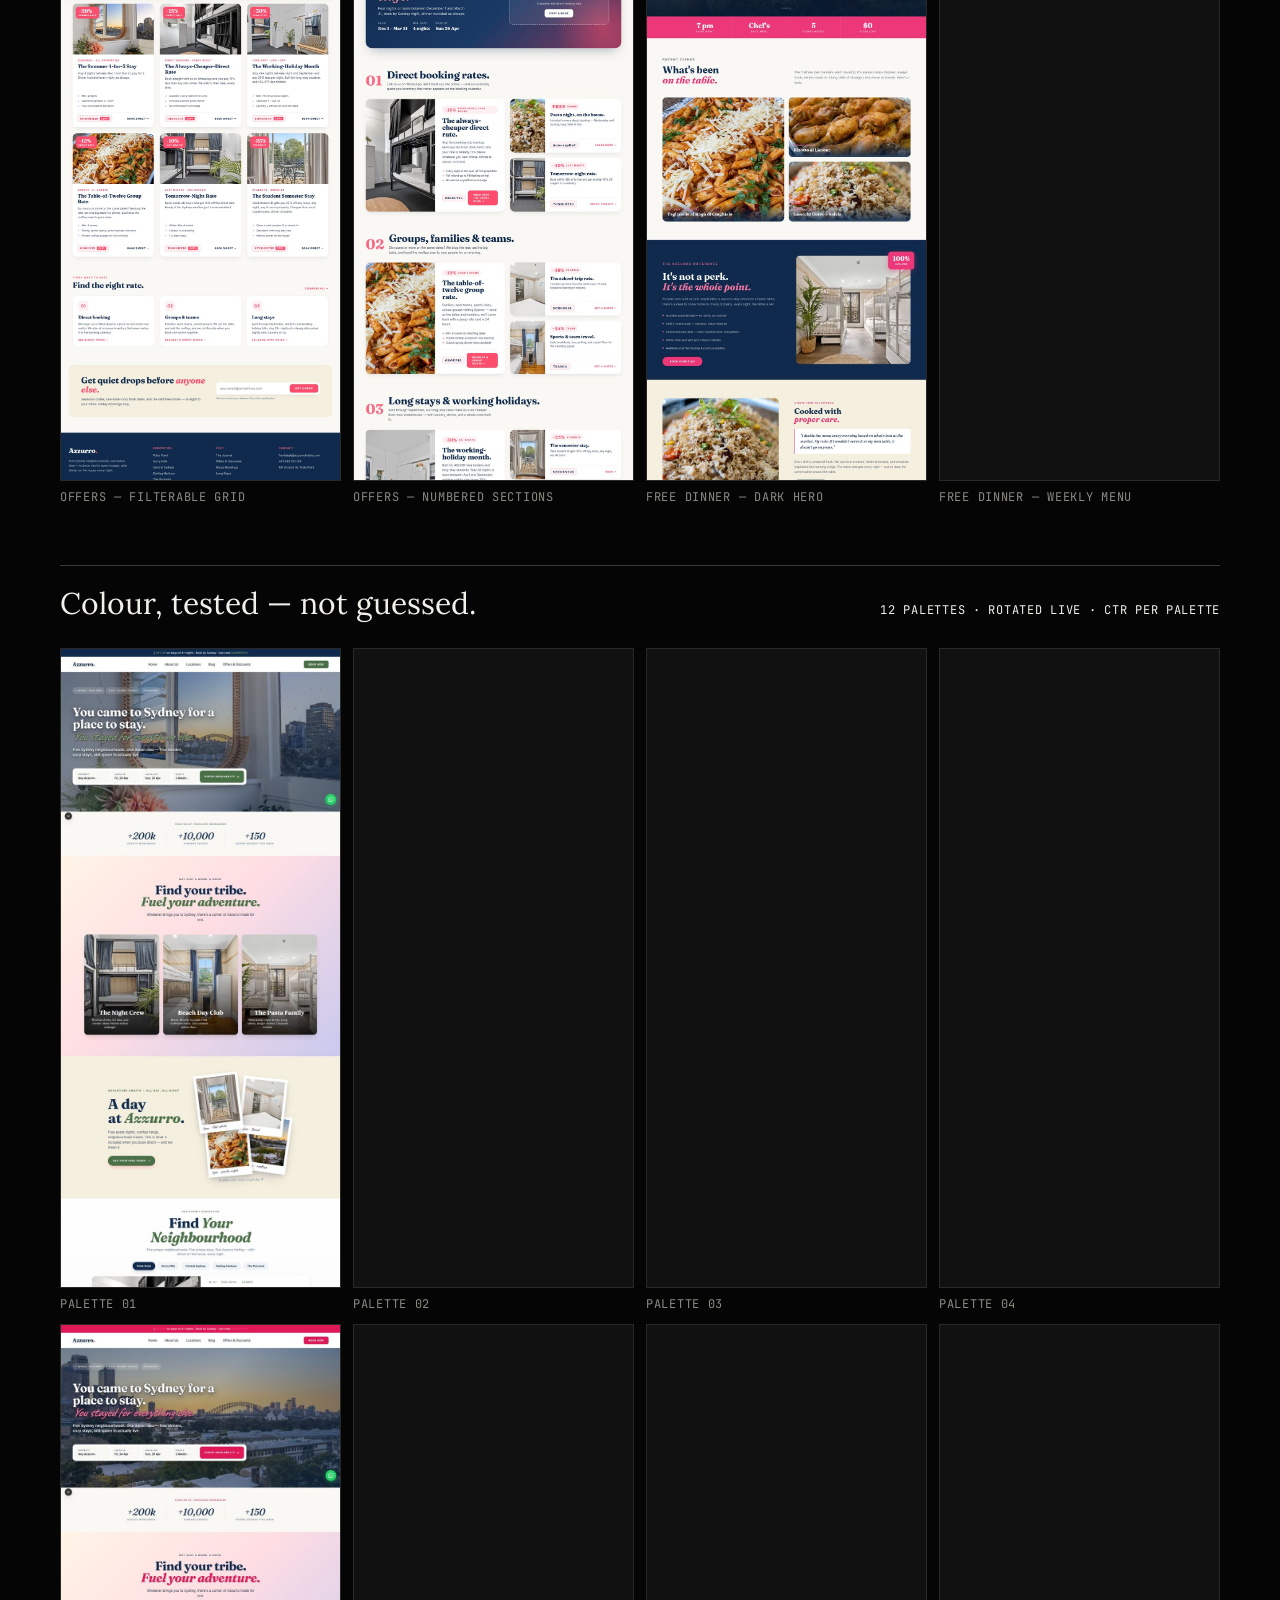
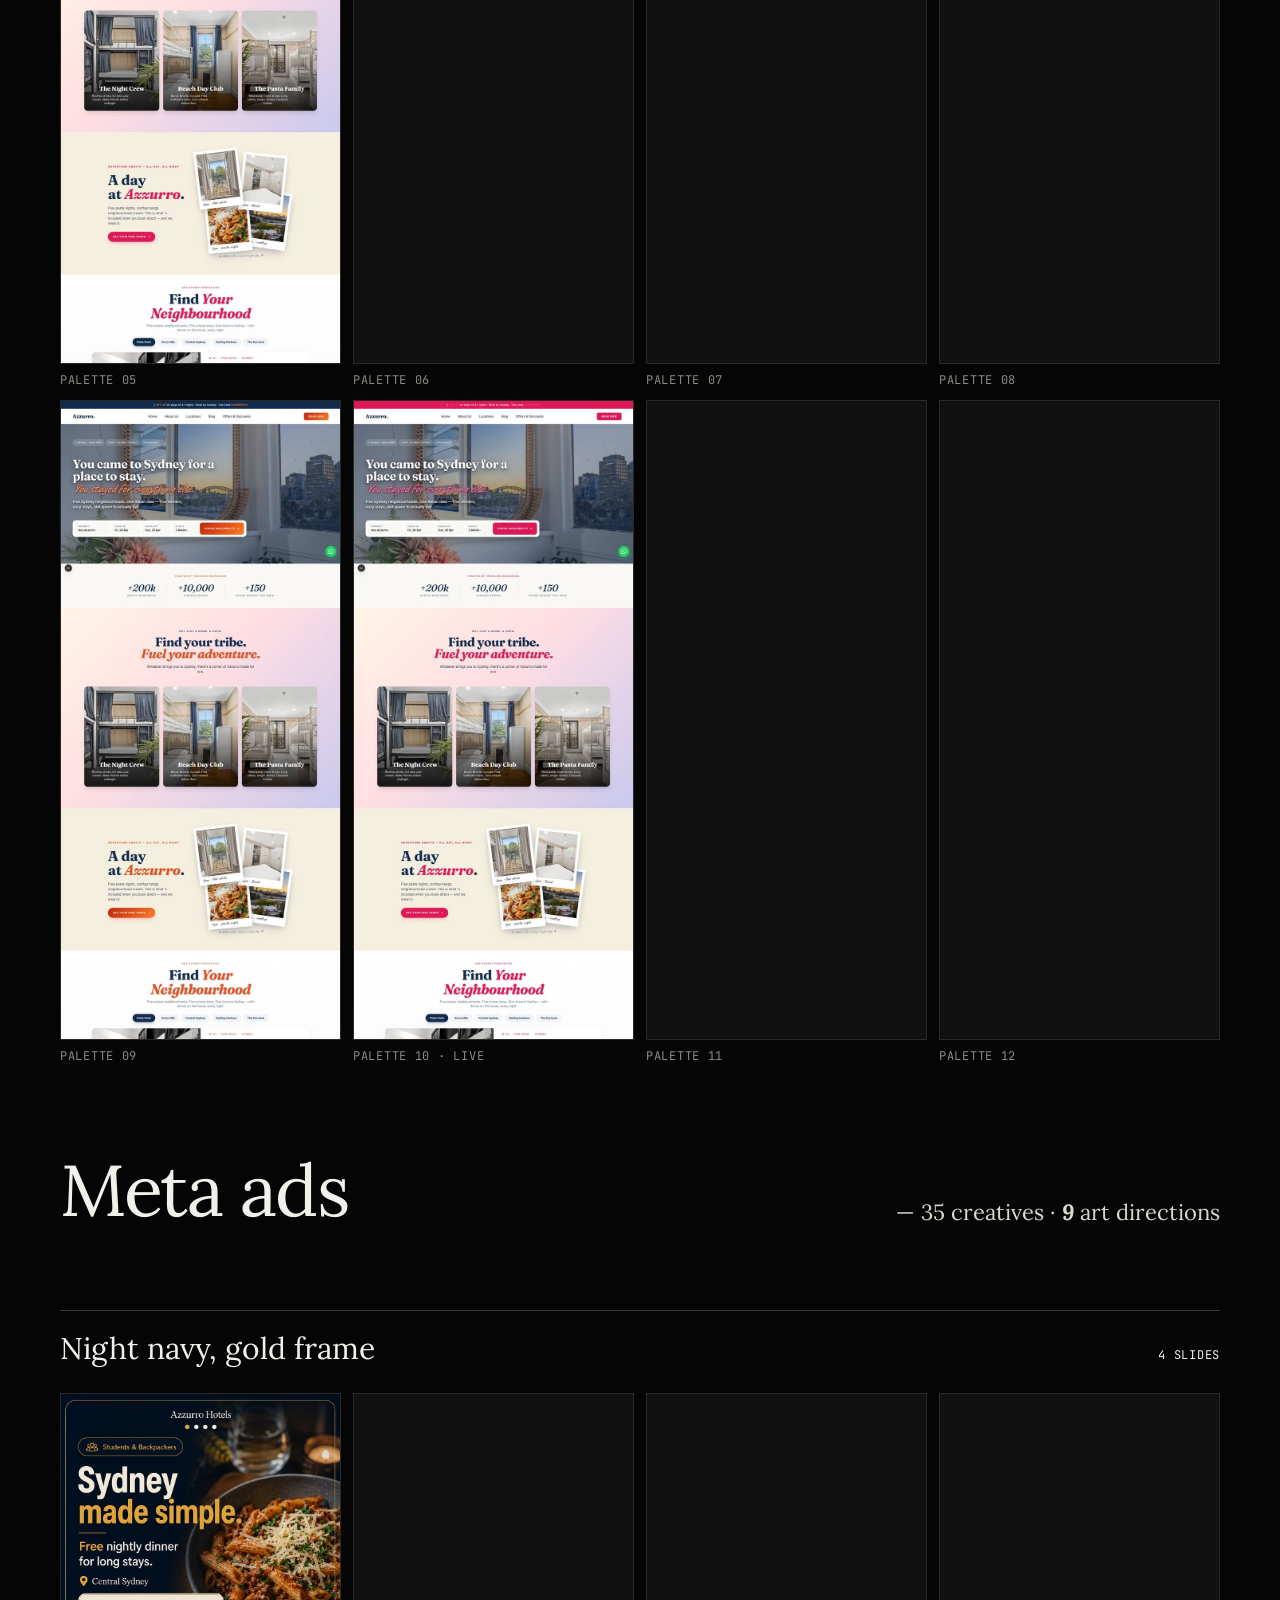
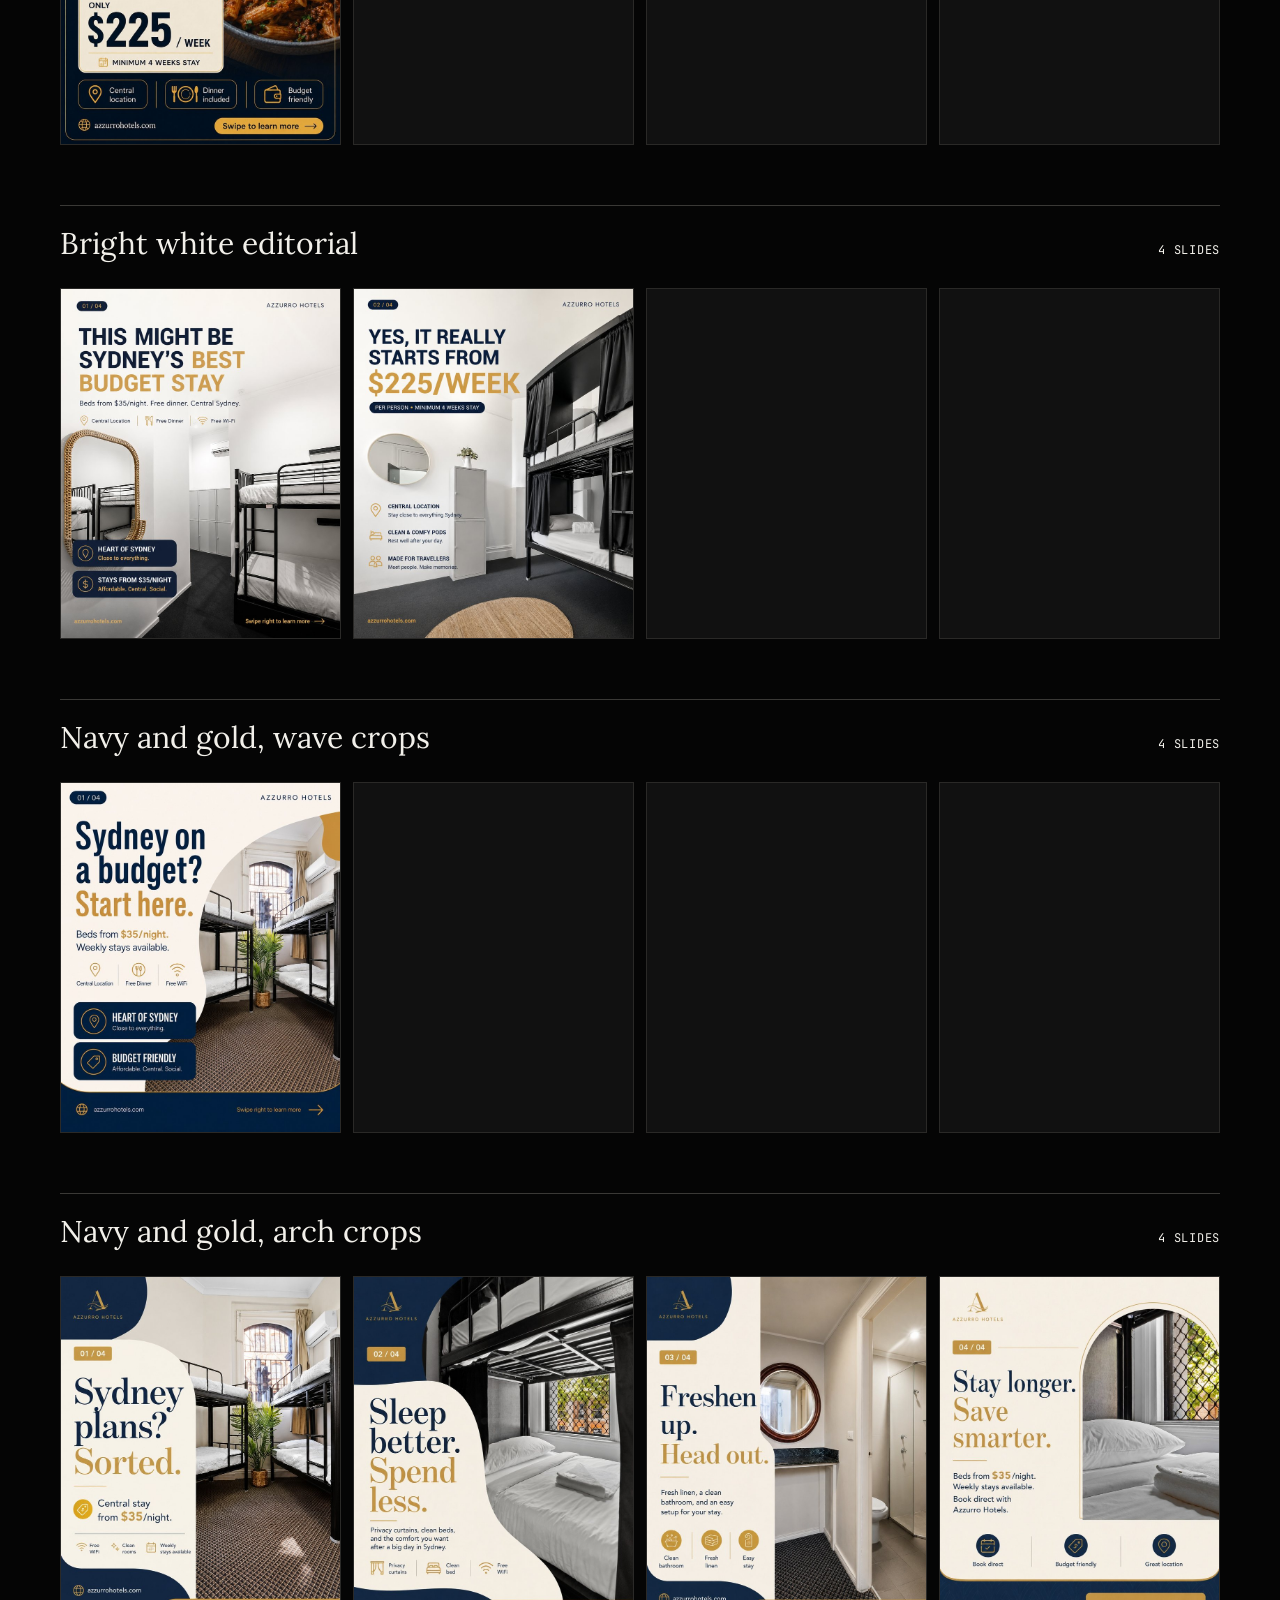
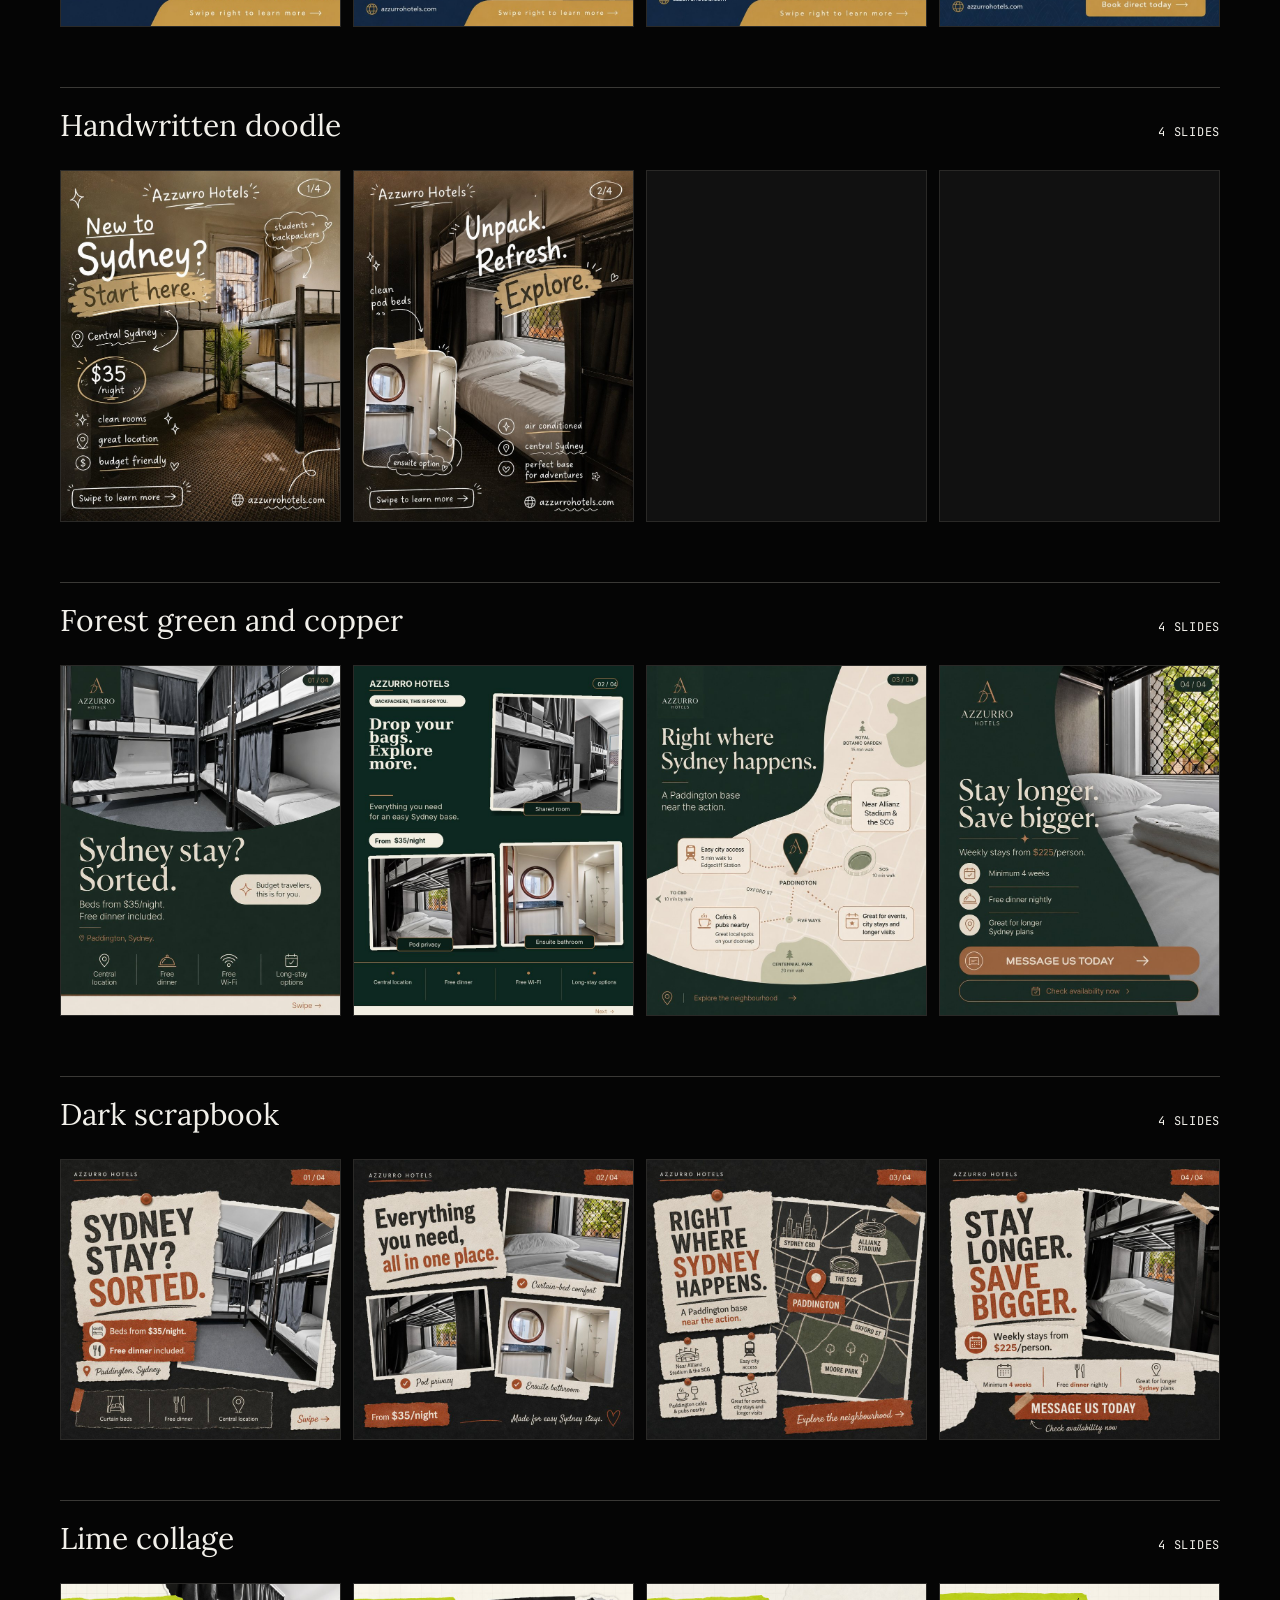
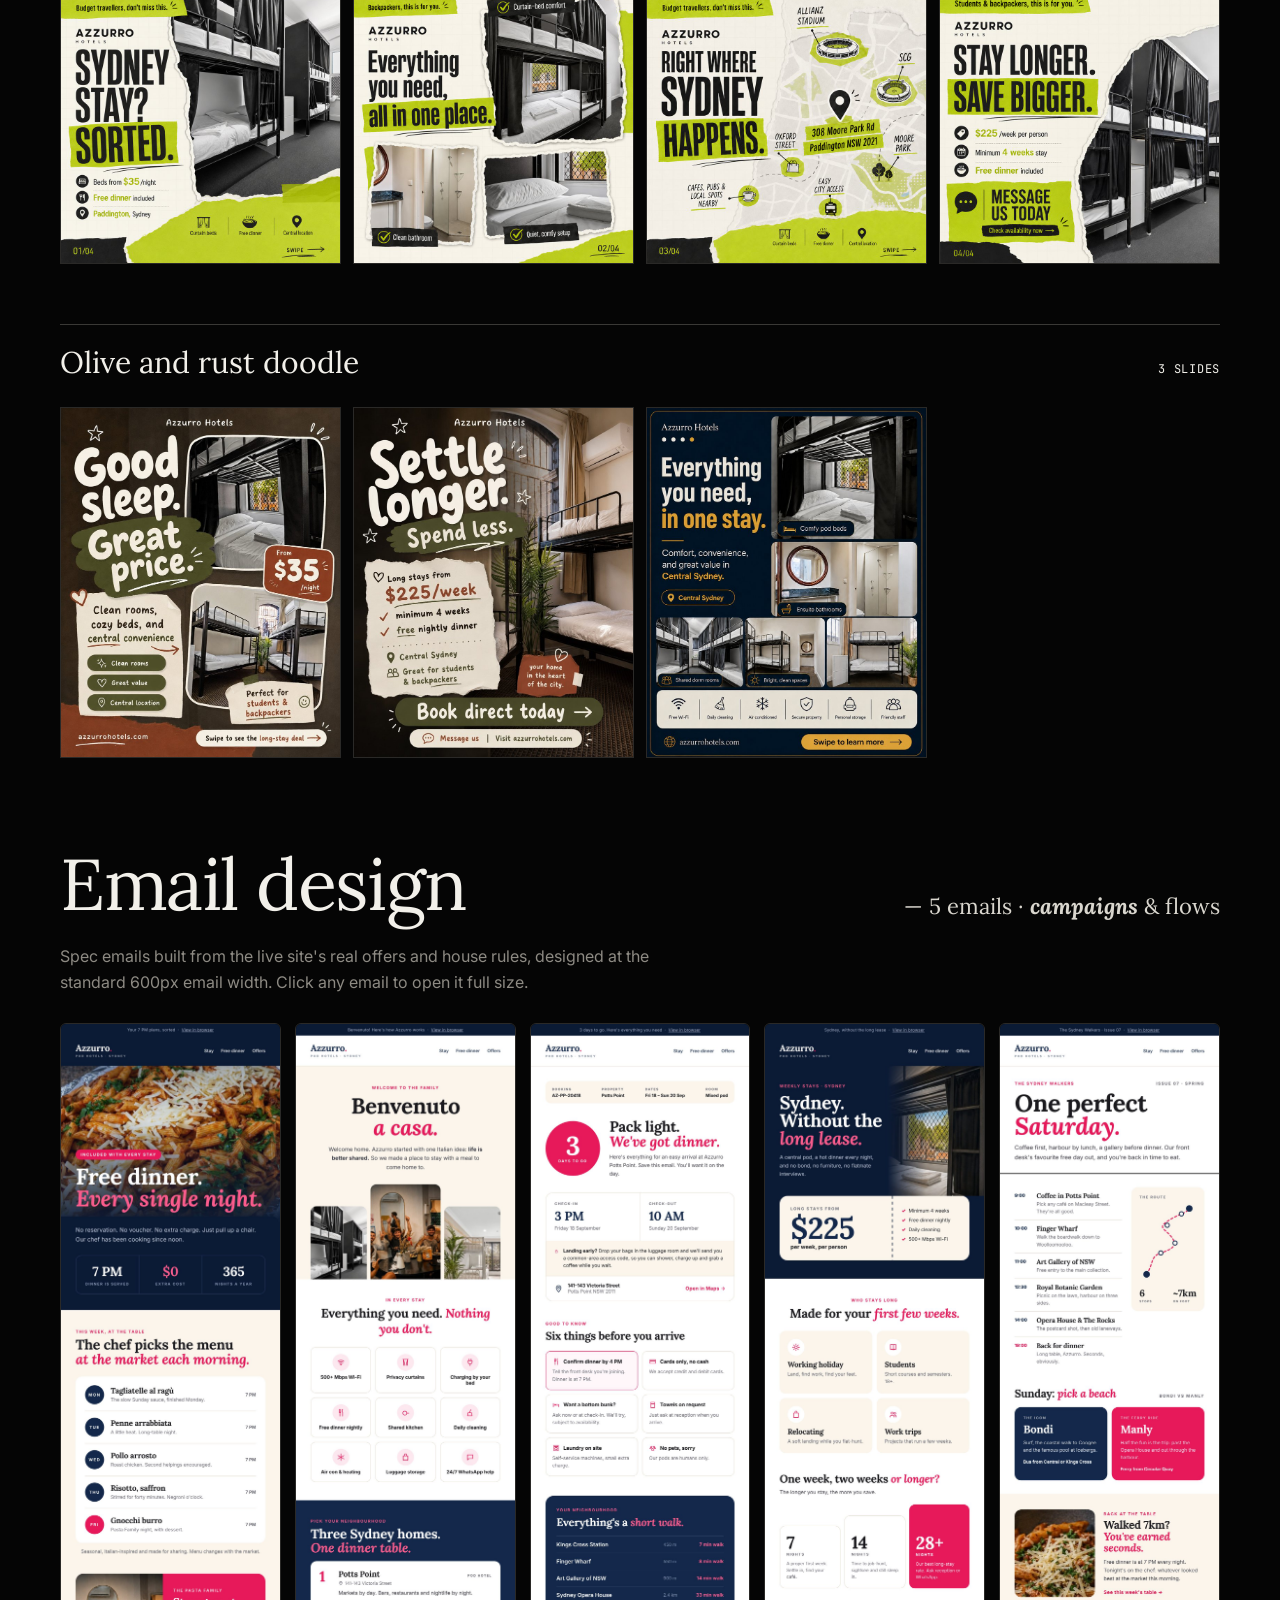
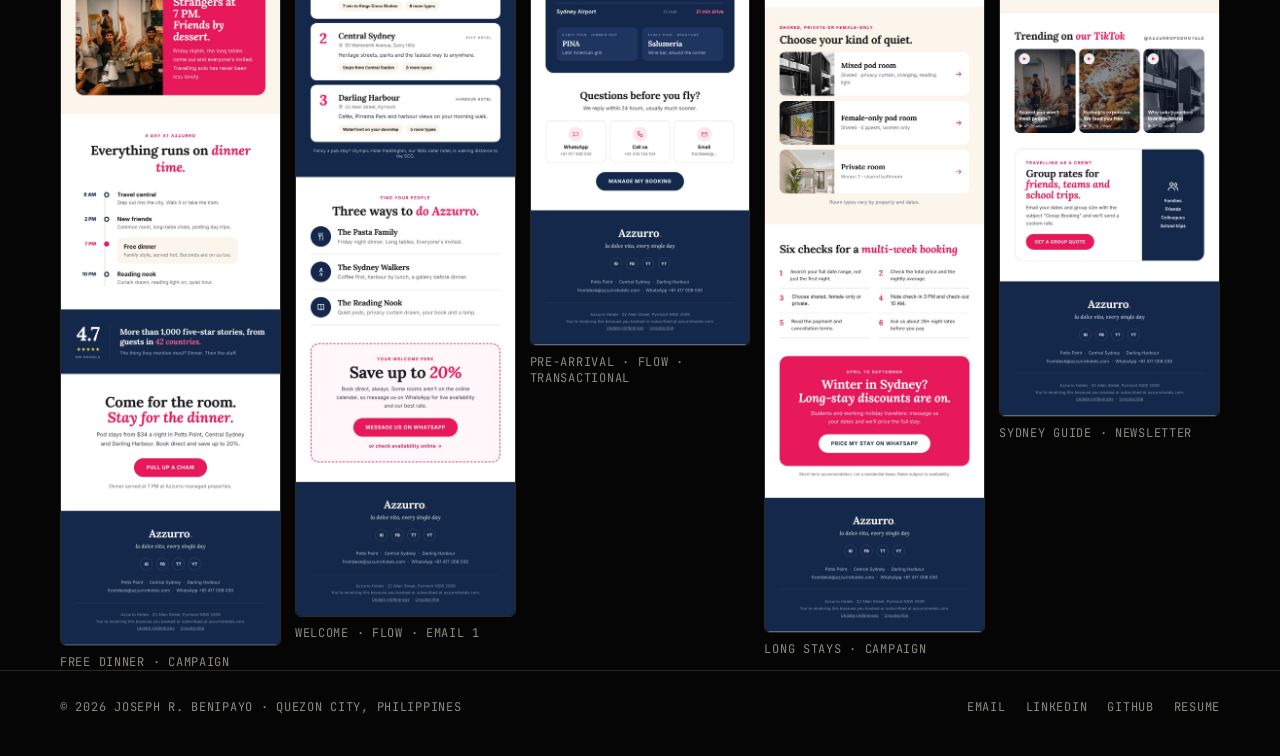
<file: work/azzurro.html>
<!doctype html>
<html lang="en">
<head>
<meta charset="utf-8">
<meta name="viewport" content="width=device-width,initial-scale=1">
<title>Azzurro Hotels — Joseph Benipayo</title>
<meta name="description" content="Joseph Benipayo — web and graphic designer in Quezon City. Websites, Meta ads and email design, built by an engineer.">
<meta property="og:title" content="Azzurro Hotels — Joseph Benipayo">
<meta property="og:description" content="Joseph Benipayo — web and graphic designer in Quezon City. Websites, Meta ads and email design, built by an engineer.">
<meta property="og:image" content="../assets/img/og-cover.jpg">
<meta name="theme-color" content="#050505">
<link rel="icon" href="../assets/img/favicon.svg" type="image/svg+xml">
<link rel="preconnect" href="https://fonts.googleapis.com"><link rel="preconnect" href="https://fonts.gstatic.com" crossorigin><link href="https://fonts.googleapis.com/css2?family=Inter:wght@400;500;600;700;900&family=Lora:ital,wght@0,400;0,600;0,700;1,400;1,700&family=Libre+Baskerville&family=JetBrains+Mono:wght@400;700&display=swap" rel="stylesheet">
<link rel="stylesheet" href="../assets/css/styles.css?v=9">
</head>
<body>
<a class="skip" href="#main">Skip to content</a>
<div class="grid-lines" aria-hidden="true"><i></i><i></i><i></i><i></i><i></i><i></i></div>
<header class="top"><div class="wrap nav">
<a class="brand" href="../index.html" aria-label="Joseph Benipayo, home"><span class="mark">JB</span><span class="who"><b>Joseph Benipayo</b><span>Web &amp; Graphic Designer</span></span></a>
<nav aria-label="Main"><a href="../index.html#work">Work</a><a href="../index.html#thumbnails">Thumbnails</a><a href="../index.html#personal">Personal</a><a href="../index.html#code">Code</a><a href="../index.html#experience">Experience</a><a href="../index.html#contact">Contact</a><a class="avail" href="../index.html#contact"><i></i>Available for work</a></nav>
</div></header>
<main id="main">
<section class="wrap gal-head"><div class="kicker"><a class="link" href="../index.html#work">← All work</a> · Client work · 2026</div>
<h1>Azzurro <em class="b">Hotels</em></h1>
<p>Budget pod hotels across Sydney, Australia, with free dinner every night. On a three-month remote contract I designed and built the website, created its colour system, ran live A/B tests on the homepage palette, built an analytics dashboard for the marketing team, designed Meta ad creative, and later followed up with concept email designs. <a class="link" href="https://www.azzurrohotels.com/" target="_blank" rel="noopener">Visit azzurrohotels.com ↗</a></p>
<div class="pills"><span>Web design</span><span>Front-end build</span><span>Colour system</span><span>A/B testing</span><span>Meta ads</span><span>Email design</span></div></section>
<section class="wrap gal-sec reveal"><div class="sub-head"><h3>Website</h3><span class="mono">Homepage · Offers · Free dinner</span></div><div class="grid3"><figure><div class="frame tall"><img src="../assets/img/azzurro/web/home-10.jpg" alt="Azzurro Homepage — rose (live palette)" loading="lazy" decoding="async"></div><figcaption class="mono gal-cap">Homepage — rose (live palette)</figcaption></figure><figure><div class="frame tall"><img src="../assets/img/azzurro/web/offers-coupon-book.jpg" alt="Azzurro Offers — coupon book" loading="lazy" decoding="async"></div><figcaption class="mono gal-cap">Offers — coupon book</figcaption></figure><figure><div class="frame tall"><img src="../assets/img/azzurro/web/dinner-split-hero.jpg" alt="Azzurro Free dinner — split hero" loading="lazy" decoding="async"></div><figcaption class="mono gal-cap">Free dinner — split hero</figcaption></figure></div></section>
<section class="wrap gal-sec reveal"><div class="sub-head"><h3>Alternative layouts</h3><span class="mono">Explored before the final</span></div><div class="grid4"><figure><div class="frame tall"><img src="../assets/img/azzurro/web/offers-grid.jpg" alt="Azzurro Offers — filterable grid" loading="lazy" decoding="async"></div><figcaption class="mono gal-cap">Offers — filterable grid</figcaption></figure><figure><div class="frame tall"><img src="../assets/img/azzurro/web/offers-coupons-list.jpg" alt="Azzurro Offers — numbered sections" loading="lazy" decoding="async"></div><figcaption class="mono gal-cap">Offers — numbered sections</figcaption></figure><figure><div class="frame tall"><img src="../assets/img/azzurro/web/dinner-dark-hero.jpg" alt="Azzurro Free dinner — dark hero" loading="lazy" decoding="async"></div><figcaption class="mono gal-cap">Free dinner — dark hero</figcaption></figure><figure><div class="frame tall"><img src="../assets/img/azzurro/web/dinner-on-the-house.jpg" alt="Azzurro Free dinner — weekly menu" loading="lazy" decoding="async"></div><figcaption class="mono gal-cap">Free dinner — weekly menu</figcaption></figure></div></section>
<section class="wrap gal-sec reveal" id="palettes"><div class="sub-head"><h3>Colour, tested — not guessed.</h3><span class="mono">12 palettes · rotated live · CTR per palette</span></div><div class="grid4"><figure><div class="frame tall"><img src="../assets/img/azzurro/web/home-01.jpg" alt="Azzurro homepage palette 1" loading="lazy" decoding="async"></div><figcaption class="mono gal-cap">Palette 01</figcaption></figure><figure><div class="frame tall"><img src="../assets/img/azzurro/web/home-02.jpg" alt="Azzurro homepage palette 2" loading="lazy" decoding="async"></div><figcaption class="mono gal-cap">Palette 02</figcaption></figure><figure><div class="frame tall"><img src="../assets/img/azzurro/web/home-03.jpg" alt="Azzurro homepage palette 3" loading="lazy" decoding="async"></div><figcaption class="mono gal-cap">Palette 03</figcaption></figure><figure><div class="frame tall"><img src="../assets/img/azzurro/web/home-04.jpg" alt="Azzurro homepage palette 4" loading="lazy" decoding="async"></div><figcaption class="mono gal-cap">Palette 04</figcaption></figure><figure><div class="frame tall"><img src="../assets/img/azzurro/web/home-05.jpg" alt="Azzurro homepage palette 5" loading="lazy" decoding="async"></div><figcaption class="mono gal-cap">Palette 05</figcaption></figure><figure><div class="frame tall"><img src="../assets/img/azzurro/web/home-06.jpg" alt="Azzurro homepage palette 6" loading="lazy" decoding="async"></div><figcaption class="mono gal-cap">Palette 06</figcaption></figure><figure><div class="frame tall"><img src="../assets/img/azzurro/web/home-07.jpg" alt="Azzurro homepage palette 7" loading="lazy" decoding="async"></div><figcaption class="mono gal-cap">Palette 07</figcaption></figure><figure><div class="frame tall"><img src="../assets/img/azzurro/web/home-08.jpg" alt="Azzurro homepage palette 8" loading="lazy" decoding="async"></div><figcaption class="mono gal-cap">Palette 08</figcaption></figure><figure><div class="frame tall"><img src="../assets/img/azzurro/web/home-09.jpg" alt="Azzurro homepage palette 9" loading="lazy" decoding="async"></div><figcaption class="mono gal-cap">Palette 09</figcaption></figure><figure><div class="frame tall"><img src="../assets/img/azzurro/web/home-10.jpg" alt="Azzurro homepage palette 10" loading="lazy" decoding="async"></div><figcaption class="mono gal-cap">Palette 10 · live</figcaption></figure><figure><div class="frame tall"><img src="../assets/img/azzurro/web/home-11.jpg" alt="Azzurro homepage palette 11" loading="lazy" decoding="async"></div><figcaption class="mono gal-cap">Palette 11</figcaption></figure><figure><div class="frame tall"><img src="../assets/img/azzurro/web/home-12.jpg" alt="Azzurro homepage palette 12" loading="lazy" decoding="async"></div><figcaption class="mono gal-cap">Palette 12</figcaption></figure></div></section>
<section class="wrap" id="ads"><div class="sec-head" style="padding-top:80px"><h2>Meta ads</h2><p>— 35 creatives · <em class="b">9</em> art directions</p></div><div class="gal-sec reveal"><div class="sub-head"><h3>Night navy, gold frame</h3><span class="mono">4 slides</span></div><div class="grid4"><div class="frame r45"><img src="../assets/img/azzurro/ads/night-01.jpg" alt="Azzurro ad — Night navy, gold frame" loading="lazy" decoding="async"></div><div class="frame r45"><img src="../assets/img/azzurro/ads/night-02.jpg" alt="Azzurro ad — Night navy, gold frame" loading="lazy" decoding="async"></div><div class="frame r45"><img src="../assets/img/azzurro/ads/night-03.jpg" alt="Azzurro ad — Night navy, gold frame" loading="lazy" decoding="async"></div><div class="frame r45"><img src="../assets/img/azzurro/ads/night-04.jpg" alt="Azzurro ad — Night navy, gold frame" loading="lazy" decoding="async"></div></div></div><div class="gal-sec reveal"><div class="sub-head"><h3>Bright white editorial</h3><span class="mono">4 slides</span></div><div class="grid4"><div class="frame r45"><img src="../assets/img/azzurro/ads/white-01.jpg" alt="Azzurro ad — Bright white editorial" loading="lazy" decoding="async"></div><div class="frame r45"><img src="../assets/img/azzurro/ads/white-02.jpg" alt="Azzurro ad — Bright white editorial" loading="lazy" decoding="async"></div><div class="frame r45"><img src="../assets/img/azzurro/ads/white-03.jpg" alt="Azzurro ad — Bright white editorial" loading="lazy" decoding="async"></div><div class="frame r45"><img src="../assets/img/azzurro/ads/white-04.jpg" alt="Azzurro ad — Bright white editorial" loading="lazy" decoding="async"></div></div></div><div class="gal-sec reveal"><div class="sub-head"><h3>Navy and gold, wave crops</h3><span class="mono">4 slides</span></div><div class="grid4"><div class="frame r45"><img src="../assets/img/azzurro/ads/navy2-01.jpg" alt="Azzurro ad — Navy and gold, wave crops" loading="lazy" decoding="async"></div><div class="frame r45"><img src="../assets/img/azzurro/ads/navy2-02.jpg" alt="Azzurro ad — Navy and gold, wave crops" loading="lazy" decoding="async"></div><div class="frame r45"><img src="../assets/img/azzurro/ads/navy2-03.jpg" alt="Azzurro ad — Navy and gold, wave crops" loading="lazy" decoding="async"></div><div class="frame r45"><img src="../assets/img/azzurro/ads/navy2-04.jpg" alt="Azzurro ad — Navy and gold, wave crops" loading="lazy" decoding="async"></div></div></div><div class="gal-sec reveal"><div class="sub-head"><h3>Navy and gold, arch crops</h3><span class="mono">4 slides</span></div><div class="grid4"><div class="frame r45"><img src="../assets/img/azzurro/ads/navy-01.jpg" alt="Azzurro ad — Navy and gold, arch crops" loading="lazy" decoding="async"></div><div class="frame r45"><img src="../assets/img/azzurro/ads/navy-02.jpg" alt="Azzurro ad — Navy and gold, arch crops" loading="lazy" decoding="async"></div><div class="frame r45"><img src="../assets/img/azzurro/ads/navy-03.jpg" alt="Azzurro ad — Navy and gold, arch crops" loading="lazy" decoding="async"></div><div class="frame r45"><img src="../assets/img/azzurro/ads/navy-04.jpg" alt="Azzurro ad — Navy and gold, arch crops" loading="lazy" decoding="async"></div></div></div><div class="gal-sec reveal"><div class="sub-head"><h3>Handwritten doodle</h3><span class="mono">4 slides</span></div><div class="grid4"><div class="frame r45"><img src="../assets/img/azzurro/ads/sepia-01.jpg" alt="Azzurro ad — Handwritten doodle" loading="lazy" decoding="async"></div><div class="frame r45"><img src="../assets/img/azzurro/ads/sepia-02.jpg" alt="Azzurro ad — Handwritten doodle" loading="lazy" decoding="async"></div><div class="frame r45"><img src="../assets/img/azzurro/ads/sepia-03.jpg" alt="Azzurro ad — Handwritten doodle" loading="lazy" decoding="async"></div><div class="frame r45"><img src="../assets/img/azzurro/ads/sepia-04.jpg" alt="Azzurro ad — Handwritten doodle" loading="lazy" decoding="async"></div></div></div><div class="gal-sec reveal"><div class="sub-head"><h3>Forest green and copper</h3><span class="mono">4 slides</span></div><div class="grid4"><div class="frame r45"><img src="../assets/img/azzurro/ads/green-01.jpg" alt="Azzurro ad — Forest green and copper" loading="lazy" decoding="async"></div><div class="frame r45"><img src="../assets/img/azzurro/ads/green-02.jpg" alt="Azzurro ad — Forest green and copper" loading="lazy" decoding="async"></div><div class="frame r45"><img src="../assets/img/azzurro/ads/green-03.jpg" alt="Azzurro ad — Forest green and copper" loading="lazy" decoding="async"></div><div class="frame r45"><img src="../assets/img/azzurro/ads/green-04.jpg" alt="Azzurro ad — Forest green and copper" loading="lazy" decoding="async"></div></div></div><div class="gal-sec reveal"><div class="sub-head"><h3>Dark scrapbook</h3><span class="mono">4 slides</span></div><div class="grid4"><div class="frame r11"><img src="../assets/img/azzurro/ads/rust-01.jpg" alt="Azzurro ad — Dark scrapbook" loading="lazy" decoding="async"></div><div class="frame r11"><img src="../assets/img/azzurro/ads/rust-02.jpg" alt="Azzurro ad — Dark scrapbook" loading="lazy" decoding="async"></div><div class="frame r11"><img src="../assets/img/azzurro/ads/rust-03.jpg" alt="Azzurro ad — Dark scrapbook" loading="lazy" decoding="async"></div><div class="frame r11"><img src="../assets/img/azzurro/ads/rust-04.jpg" alt="Azzurro ad — Dark scrapbook" loading="lazy" decoding="async"></div></div></div><div class="gal-sec reveal"><div class="sub-head"><h3>Lime collage</h3><span class="mono">4 slides</span></div><div class="grid4"><div class="frame r11"><img src="../assets/img/azzurro/ads/lime-01.jpg" alt="Azzurro ad — Lime collage" loading="lazy" decoding="async"></div><div class="frame r11"><img src="../assets/img/azzurro/ads/lime-02.jpg" alt="Azzurro ad — Lime collage" loading="lazy" decoding="async"></div><div class="frame r11"><img src="../assets/img/azzurro/ads/lime-03.jpg" alt="Azzurro ad — Lime collage" loading="lazy" decoding="async"></div><div class="frame r11"><img src="../assets/img/azzurro/ads/lime-04.jpg" alt="Azzurro ad — Lime collage" loading="lazy" decoding="async"></div></div></div><div class="gal-sec reveal"><div class="sub-head"><h3>Olive and rust doodle</h3><span class="mono">3 slides</span></div><div class="grid4"><div class="frame r45"><img src="../assets/img/azzurro/ads/olive-01.jpg" alt="Azzurro ad — Olive and rust doodle" loading="lazy" decoding="async"></div><div class="frame r45"><img src="../assets/img/azzurro/ads/olive-02.jpg" alt="Azzurro ad — Olive and rust doodle" loading="lazy" decoding="async"></div><div class="frame r45"><img src="../assets/img/azzurro/ads/night-03b.jpg" alt="Azzurro ad — Olive and rust doodle" loading="lazy" decoding="async"></div></div></div></section>
<section class="wrap" id="email"><div class="sec-head" style="padding-top:80px"><h2>Email design</h2><p>— 5 emails · <em class="b">campaigns</em> &amp; flows</p></div>
<p class="gal-note">Spec emails built from the live site's real offers and house rules, designed at the standard 600px email width. Click any email to open it full size.</p>
<div class="emails reveal"><figure><a href="../assets/img/azzurro/email/01-free-dinner.jpg" target="_blank" rel="noopener" class="eframe"><img src="../assets/img/azzurro/email/01-free-dinner.jpg" alt="Azzurro Free dinner email, full length" loading="lazy"></a><figcaption class="mono gal-cap">Free dinner · Campaign</figcaption></figure><figure><a href="../assets/img/azzurro/email/02-welcome.jpg" target="_blank" rel="noopener" class="eframe"><img src="../assets/img/azzurro/email/02-welcome.jpg" alt="Azzurro Welcome email, full length" loading="lazy"></a><figcaption class="mono gal-cap">Welcome · Flow · email 1</figcaption></figure><figure><a href="../assets/img/azzurro/email/03-pre-arrival.jpg" target="_blank" rel="noopener" class="eframe"><img src="../assets/img/azzurro/email/03-pre-arrival.jpg" alt="Azzurro Pre-arrival email, full length" loading="lazy"></a><figcaption class="mono gal-cap">Pre-arrival · Flow · transactional</figcaption></figure><figure><a href="../assets/img/azzurro/email/04-long-stay.jpg" target="_blank" rel="noopener" class="eframe"><img src="../assets/img/azzurro/email/04-long-stay.jpg" alt="Azzurro Long stays email, full length" loading="lazy"></a><figcaption class="mono gal-cap">Long stays · Campaign</figcaption></figure><figure><a href="../assets/img/azzurro/email/05-sydney-guide.jpg" target="_blank" rel="noopener" class="eframe"><img src="../assets/img/azzurro/email/05-sydney-guide.jpg" alt="Azzurro Sydney guide email, full length" loading="lazy"></a><figcaption class="mono gal-cap">Sydney guide · Newsletter</figcaption></figure></div></section>
</main>
<footer><div class="wrap mono"><span>© <span id="year">2026</span> Joseph R. Benipayo · Quezon City, Philippines</span><span class="flinks"><a class="link" href="mailto:jbeni.tech@gmail.com">Email</a><a class="link" href="https://www.linkedin.com/in/nicetrybeni" target="_blank" rel="noopener">LinkedIn</a><a class="link" href="https://github.com/nicetrybeni30" target="_blank" rel="noopener">GitHub</a><a class="link" href="../assets/docs/Joseph-Benipayo-Resume.pdf" target="_blank" rel="noopener">Resume</a></span></div></footer>
<script src="../assets/js/main.js?v=9" defer></script>
</body>
</html>
</file>
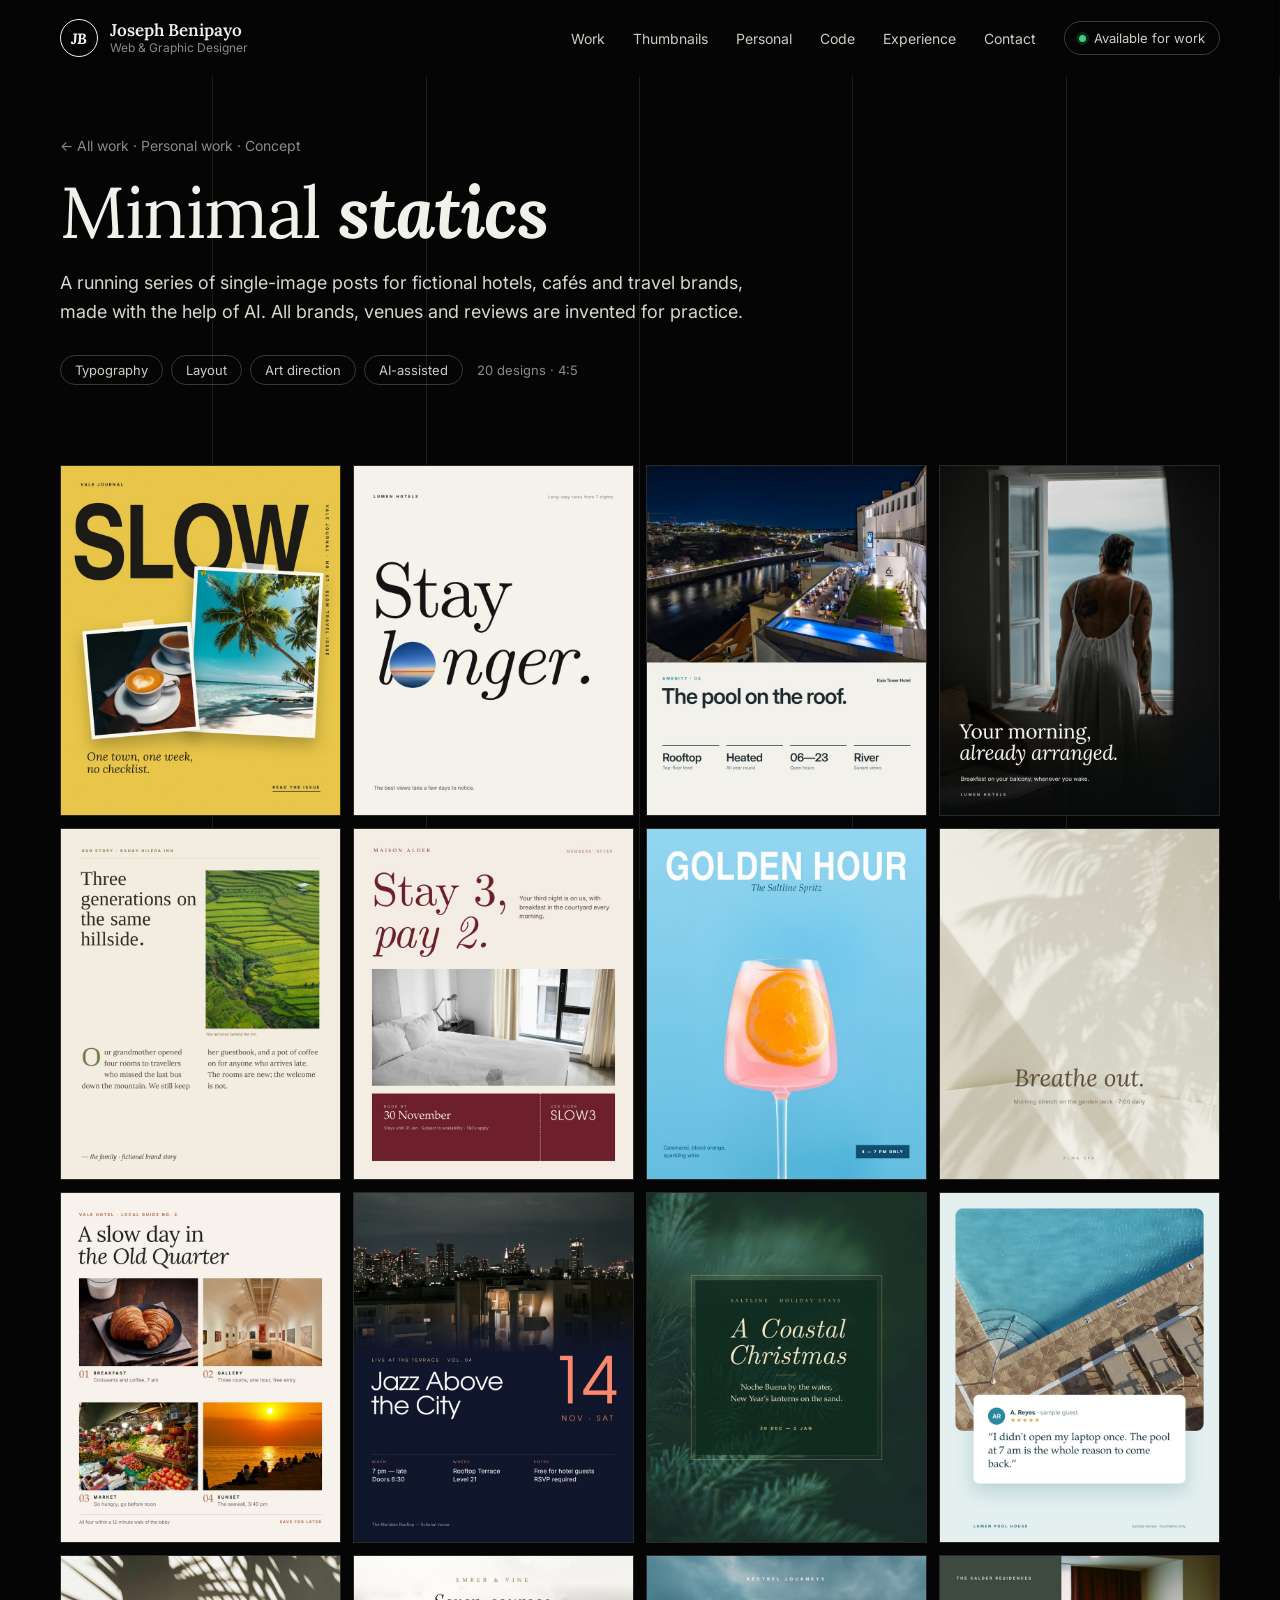
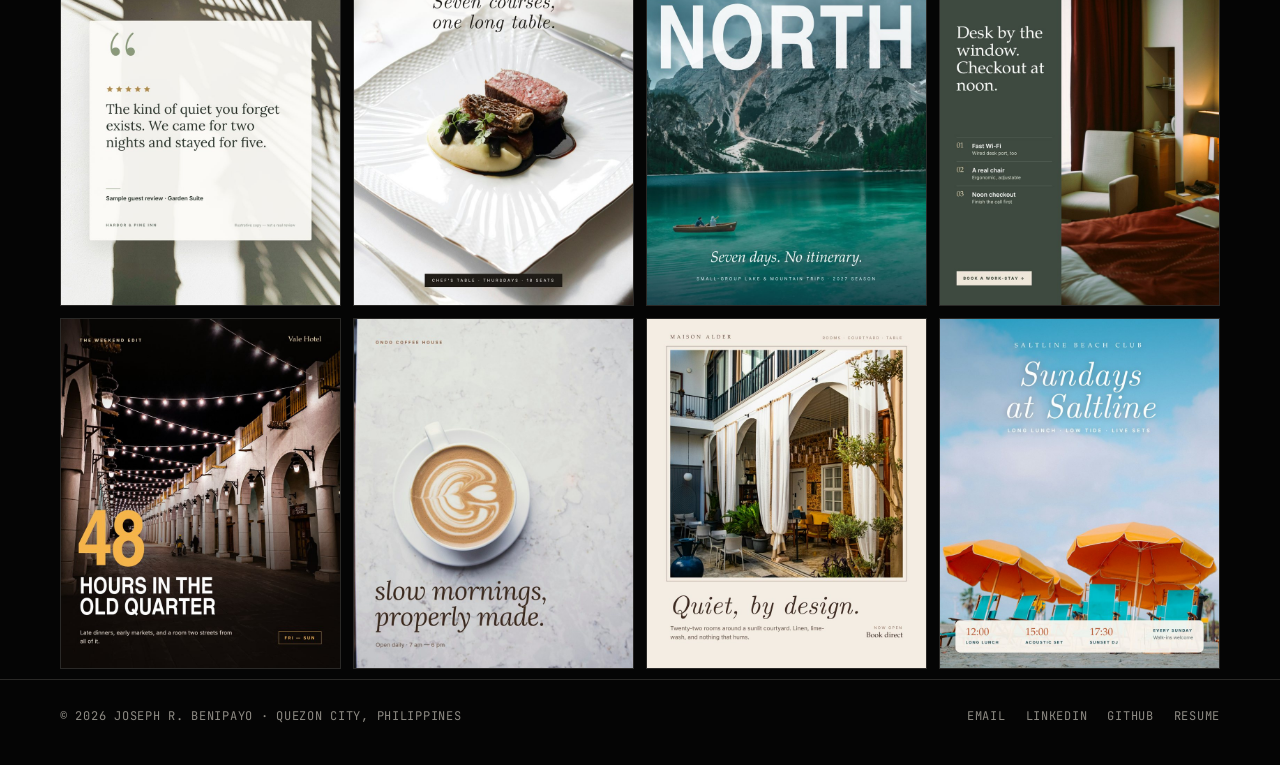
<file: work/statics.html>
<!doctype html>
<html lang="en">
<head>
<meta charset="utf-8">
<meta name="viewport" content="width=device-width,initial-scale=1">
<title>Minimal statics — Joseph Benipayo</title>
<meta name="description" content="Joseph Benipayo — web and graphic designer in Quezon City. Websites, Meta ads and email design, built by an engineer.">
<meta property="og:title" content="Minimal statics — Joseph Benipayo">
<meta property="og:description" content="Joseph Benipayo — web and graphic designer in Quezon City. Websites, Meta ads and email design, built by an engineer.">
<meta property="og:image" content="../assets/img/og-cover.jpg">
<meta name="theme-color" content="#050505">
<link rel="icon" href="../assets/img/favicon.svg" type="image/svg+xml">
<link rel="preconnect" href="https://fonts.googleapis.com"><link rel="preconnect" href="https://fonts.gstatic.com" crossorigin><link href="https://fonts.googleapis.com/css2?family=Inter:wght@400;500;600;700;900&family=Lora:ital,wght@0,400;0,600;0,700;1,400;1,700&family=Libre+Baskerville&family=JetBrains+Mono:wght@400;700&display=swap" rel="stylesheet">
<link rel="stylesheet" href="../assets/css/styles.css?v=9">
</head>
<body>
<a class="skip" href="#main">Skip to content</a>
<div class="grid-lines" aria-hidden="true"><i></i><i></i><i></i><i></i><i></i><i></i></div>
<header class="top"><div class="wrap nav">
<a class="brand" href="../index.html" aria-label="Joseph Benipayo, home"><span class="mark">JB</span><span class="who"><b>Joseph Benipayo</b><span>Web &amp; Graphic Designer</span></span></a>
<nav aria-label="Main"><a href="../index.html#work">Work</a><a href="../index.html#thumbnails">Thumbnails</a><a href="../index.html#personal">Personal</a><a href="../index.html#code">Code</a><a href="../index.html#experience">Experience</a><a href="../index.html#contact">Contact</a><a class="avail" href="../index.html#contact"><i></i>Available for work</a></nav>
</div></header>
<main id="main">
<section class="wrap gal-head"><div class="kicker"><a class="link" href="../index.html#personal">← All work</a> · Personal work · Concept</div>
<h1>Minimal <em class="b">statics</em></h1>
<p>A running series of single-image posts for fictional hotels, cafés and travel brands, made with the help of AI. All brands, venues and reviews are invented for practice.</p>
<div class="pills"><span>Typography</span><span>Layout</span><span>Art direction</span><span>AI-assisted</span><small>20 designs · 4:5</small></div></section>
<section class="wrap gal-sec reveal"><div class="grid4"><div class="frame r45"><img src="../assets/img/statics/01-vale-slow.jpg" alt="Concept static — vale slow" loading="lazy" decoding="async"></div><div class="frame r45"><img src="../assets/img/statics/02-lumen-stay-longer.jpg" alt="Concept static — lumen stay longer" loading="lazy" decoding="async"></div><div class="frame r45"><img src="../assets/img/statics/03-kaia-rooftop-pool.jpg" alt="Concept static — kaia rooftop pool" loading="lazy" decoding="async"></div><div class="frame r45"><img src="../assets/img/statics/04-lumen-morning.jpg" alt="Concept static — lumen morning" loading="lazy" decoding="async"></div><div class="frame r45"><img src="../assets/img/statics/05-bahay-hilera-story.jpg" alt="Concept static — bahay hilera story" loading="lazy" decoding="async"></div><div class="frame r45"><img src="../assets/img/statics/06-maison-alder-stay3.jpg" alt="Concept static — maison alder stay3" loading="lazy" decoding="async"></div><div class="frame r45"><img src="../assets/img/statics/07-saltline-golden-hour.jpg" alt="Concept static — saltline golden hour" loading="lazy" decoding="async"></div><div class="frame r45"><img src="../assets/img/statics/08-alma-spa-breathe.jpg" alt="Concept static — alma spa breathe" loading="lazy" decoding="async"></div><div class="frame r45"><img src="../assets/img/statics/09-vale-local-guide.jpg" alt="Concept static — vale local guide" loading="lazy" decoding="async"></div><div class="frame r45"><img src="../assets/img/statics/10-meridian-jazz.jpg" alt="Concept static — meridian jazz" loading="lazy" decoding="async"></div><div class="frame r45"><img src="../assets/img/statics/11-saltline-christmas.jpg" alt="Concept static — saltline christmas" loading="lazy" decoding="async"></div><div class="frame r45"><img src="../assets/img/statics/12-lumen-pool-review.jpg" alt="Concept static — lumen pool review" loading="lazy" decoding="async"></div><div class="frame r45"><img src="../assets/img/statics/13-harbor-pine-review.jpg" alt="Concept static — harbor pine review" loading="lazy" decoding="async"></div><div class="frame r45"><img src="../assets/img/statics/14-ember-vine-chefs-table.jpg" alt="Concept static — ember vine chefs table" loading="lazy" decoding="async"></div><div class="frame r45"><img src="../assets/img/statics/15-kestrel-north.jpg" alt="Concept static — kestrel north" loading="lazy" decoding="async"></div><div class="frame r45"><img src="../assets/img/statics/16-calder-work-stay.jpg" alt="Concept static — calder work stay" loading="lazy" decoding="async"></div><div class="frame r45"><img src="../assets/img/statics/17-vale-48-hours.jpg" alt="Concept static — vale 48 hours" loading="lazy" decoding="async"></div><div class="frame r45"><img src="../assets/img/statics/18-ondo-slow-mornings.jpg" alt="Concept static — ondo slow mornings" loading="lazy" decoding="async"></div><div class="frame r45"><img src="../assets/img/statics/19-maison-alder-quiet.jpg" alt="Concept static — maison alder quiet" loading="lazy" decoding="async"></div><div class="frame r45"><img src="../assets/img/statics/20-saltline-sundays.jpg" alt="Concept static — saltline sundays" loading="lazy" decoding="async"></div></div></section>
</main>
<footer><div class="wrap mono"><span>© <span id="year">2026</span> Joseph R. Benipayo · Quezon City, Philippines</span><span class="flinks"><a class="link" href="mailto:jbeni.tech@gmail.com">Email</a><a class="link" href="https://www.linkedin.com/in/nicetrybeni" target="_blank" rel="noopener">LinkedIn</a><a class="link" href="https://github.com/nicetrybeni30" target="_blank" rel="noopener">GitHub</a><a class="link" href="../assets/docs/Joseph-Benipayo-Resume.pdf" target="_blank" rel="noopener">Resume</a></span></div></footer>
<script src="../assets/js/main.js?v=9" defer></script>
</body>
</html>
</file>
<file: assets/css/styles.css>
/* Joseph Benipayo — Portfolio
   Plain CSS, no build step. Edit colours in :root. */
*{box-sizing:border-box;margin:0;padding:0}
:root{
  --bg:#050505; --fg:#f2f0ea; --soft:#d9d6ce; --body:#cfccc4; --mute:#8d8a83;
  --line:#1d1d1b; --rule:#2a2927; --rule-2:#3a3936; --accent:#e8195a;
  --serif:"Lora",Georgia,serif; --sans:"Inter",Arial,sans-serif; --mono:"JetBrains Mono","DejaVu Sans Mono",Consolas,monospace;
}
html{scroll-behavior:smooth}
body{background:var(--bg);color:var(--fg);font-family:var(--sans);-webkit-font-smoothing:antialiased;overflow-x:hidden}
a{color:inherit;text-decoration:none}
img{display:block;max-width:100%}
.skip{position:absolute;left:-999px;top:8px;background:var(--fg);color:var(--bg);padding:8px 14px;border-radius:20px;z-index:50}
.skip:focus{left:16px}
:focus-visible{outline:2px solid var(--accent);outline-offset:3px}

/* background grid lines */
.grid-lines{position:fixed;inset:0;pointer-events:none;display:grid;grid-template-columns:repeat(6,1fr);z-index:0}
.grid-lines i{border-right:1px solid var(--line)}
.grid-lines{transition:opacity .5s ease}
body.calm .grid-lines{opacity:.18}
.wrap{max-width:1240px;margin:0 auto;padding:0 40px;position:relative;z-index:1}
.mono{font-family:var(--mono);font-size:12px;letter-spacing:.06em;text-transform:uppercase}
em.b{font-style:italic;font-weight:700}

/* nav */
.top{position:sticky;top:0;z-index:20;background:rgba(5,5,5,.82);backdrop-filter:blur(10px);-webkit-backdrop-filter:blur(10px);border-bottom:1px solid transparent;transition:border-color .3s}
.top.scrolled{border-bottom-color:var(--rule)}
.nav{display:flex;justify-content:space-between;align-items:center;height:76px}
.brand{display:flex;align-items:center;gap:12px}
.mark{width:38px;height:38px;border-radius:50%;border:1px solid var(--fg);display:flex;align-items:center;justify-content:center;font-family:var(--serif);font-style:italic;font-weight:700;font-size:15px;letter-spacing:-.02em;transition:background .25s,color .25s}
.brand:hover .mark{background:var(--fg);color:var(--bg)}
.brand .who{display:flex;flex-direction:column;line-height:1.15}
.brand .who b{font-family:var(--serif);font-weight:600;font-size:17px}
.brand .who span{font-size:12px;color:var(--mute)}
.nav nav{display:flex;gap:28px;font-size:14px;color:var(--body);align-items:center}
.nav nav a{position:relative}
.nav nav a:not(.avail)::after{content:"";position:absolute;left:0;right:100%;bottom:-4px;height:1px;background:var(--fg);transition:right .3s}
.nav nav a:not(.avail):hover::after{right:0}
.avail{display:flex;align-items:center;gap:8px;border:1px solid var(--rule-2);border-radius:30px;padding:8px 14px;font-size:13px}
.avail i{width:7px;height:7px;border-radius:50%;background:#3ad07a;box-shadow:0 0 0 3px rgba(58,208,122,.18)}

/* hero */
.hero{padding-top:70px;padding-bottom:40px}
.kicker{color:var(--mute);font-size:14px;margin-bottom:22px}
.hero h1{font-family:var(--serif);font-weight:400;font-size:84px;line-height:1.02;letter-spacing:-.02em;max-width:1080px}
.lead{font-size:20px;color:var(--soft);margin-top:26px;max-width:680px;line-height:1.5}
.pills{display:flex;gap:8px;flex-wrap:wrap;align-items:center;margin-top:28px}
.pills span{border:1px solid var(--rule-2);border-radius:40px;padding:6px 14px;font-size:13px;color:var(--body)}
.pills small{color:var(--mute);font-size:13px;margin-left:6px}
.strip5{margin-top:46px;display:grid;grid-template-columns:repeat(5,1fr);gap:10px}
.cap{display:flex;justify-content:space-between;margin-top:12px;color:var(--mute)}

/* shared image frame + hover */
.frame{overflow:hidden;border:1px solid var(--rule);background:#111;position:relative}
.frame img{width:100%;height:100%;object-fit:cover;transition:transform .7s cubic-bezier(.2,.7,.2,1)}
.frame:hover img{transform:scale(1.035)}
.r45{aspect-ratio:4/5}
.r11{aspect-ratio:1/1}

/* quote slider */
.quote{padding-top:70px;padding-bottom:40px;border-bottom:1px solid var(--rule)}
.quote .slides{position:relative;min-height:96px}
.quote p{font-family:var(--serif);font-size:34px;line-height:1.3;max-width:980px;position:absolute;inset:0 auto auto 0;opacity:0;transform:translateY(10px);transition:opacity .5s,transform .5s}
.quote p.on{opacity:1;transform:none;position:relative}
.quote .ctl{display:flex;justify-content:space-between;align-items:center;margin-top:34px}
.circ{width:46px;height:46px;border-radius:50%;border:1px solid #6b6964;background:none;color:var(--fg);display:flex;align-items:center;justify-content:center;font-size:20px;cursor:pointer;transition:background .25s,color .25s}
.circ:hover{background:var(--fg);color:var(--bg)}

/* logo strip */
.logos-wrap{padding:34px 0 30px;border-bottom:1px solid var(--rule)}
.lrow{display:grid;grid-template-columns:170px 1fr;align-items:center;gap:24px;padding:26px 0}
.lrow+.lrow{border-top:1px solid var(--rule)}
.lrow .logos-label{margin:0}
.lrow .logos{justify-content:flex-start;gap:20px 56px;flex-wrap:wrap}
.lrow-p .logos{flex-wrap:nowrap;justify-content:space-between;gap:24px}
.lg-serif{font-family:var(--serif);font-size:24px}
.lg-sans{font-family:var(--sans);font-weight:600;font-size:22px;letter-spacing:-.01em}
.lg-sans b{font-weight:800}
.lg-code{font-family:var(--mono);font-size:19px;letter-spacing:-.01em}
.logos{display:flex;justify-content:space-between;align-items:flex-end;color:var(--mute)}
.lg{display:flex;flex-direction:column;align-items:flex-start;gap:10px;transition:color .3s}
.lg:hover{color:var(--fg)}
.lg small{font-size:10px;color:#5f5c57;letter-spacing:.08em}
.lg-azzurro{font-family:var(--serif);font-weight:700;font-size:28px}
.lg-azzurro b{color:var(--accent)}
.lg-ordre{font-family:"Libre Baskerville",Georgia,serif;letter-spacing:.4em;font-size:22px}
.lg-slip{font-family:var(--sans);font-weight:900;font-style:italic;font-size:26px;letter-spacing:-.02em;display:inline-block;transform:skewX(-8deg)}
.lg-mono{font-family:var(--mono);font-size:13px;letter-spacing:.2em}

/* sections */
.sec-head{display:flex;justify-content:space-between;align-items:flex-end;padding:110px 0 34px;scroll-margin-top:80px}
.sec-head h2{font-family:var(--serif);font-weight:400;font-size:72px;letter-spacing:-.02em;line-height:1}
.sec-head p{font-family:var(--serif);font-size:22px;color:var(--soft)}
.sub-head{display:flex;justify-content:space-between;align-items:baseline;border-top:1px solid var(--rule-2);padding-top:18px;margin-bottom:26px}
.sub-head h3{font-family:var(--serif);font-weight:400;font-size:30px}
.proj{padding-bottom:70px;margin-bottom:70px;border-bottom:1px solid var(--rule)}
.shots{display:grid;grid-template-columns:2.6fr 1fr .62fr;gap:12px}
.shots .frame{height:520px}
.shots img{object-position:left top}
.ptitle{display:flex;justify-content:space-between;align-items:baseline;margin-top:24px;gap:20px}
.ptitle h3{font-family:var(--serif);font-weight:400;font-size:40px;letter-spacing:-.01em}
.ptitle h3 small{font-family:var(--mono);font-size:12px;color:var(--mute);margin-right:16px;vertical-align:middle}
.pmeta{display:flex;justify-content:space-between;align-items:flex-start;margin-top:14px;gap:40px}
.pmeta p{color:var(--body);font-size:16px;line-height:1.6;max-width:680px}
.link{white-space:nowrap;border-bottom:1px solid transparent;transition:border-color .25s}
.link:hover{border-bottom-color:var(--fg)}
.tags{color:var(--mute);margin-top:12px;line-height:1.6}
.tags b{display:inline-block;width:7px;height:7px;border-radius:50%;background:var(--fg);margin-right:10px;vertical-align:middle}
.facts{display:grid;grid-template-columns:repeat(4,1fr);border-top:1px solid var(--rule-2);margin-top:30px}
.facts div{padding:20px 20px 0 0}
.facts b{font-family:var(--serif);font-weight:400;font-size:44px;display:block}
.facts span{color:var(--mute);font-size:14px}
.pal{display:grid;grid-template-columns:repeat(6,1fr);gap:10px}
.pal .frame{height:330px}
.pal img{object-position:top}
.pal-cap{display:grid;grid-template-columns:repeat(6,1fr);gap:10px;margin-top:10px;color:var(--mute)}
.gal-cap.live{color:var(--accent)}
.ads{display:grid;grid-template-columns:repeat(5,1fr);gap:10px}
.statics{display:grid;grid-template-columns:repeat(4,1fr);gap:10px}
.story{display:grid;grid-template-columns:1fr 1.3fr;gap:60px;margin-bottom:60px}
.story p{font-size:18px;line-height:1.7;color:var(--soft)}
.story .big{font-family:var(--serif);font-size:34px;line-height:1.25;color:var(--fg)}
.res{display:grid;grid-template-columns:1fr 1fr;gap:24px}
.res .frame{height:340px;background:#fff}
.res img{object-position:top}
.res h3{font-family:var(--serif);font-weight:400;font-size:28px;margin-top:18px}

/* youtube thumbnails */
.yt-grid{display:grid;grid-template-columns:repeat(4,1fr);gap:28px 20px}
.yt .frame{aspect-ratio:16/9;border-radius:6px}
.yt-t{display:block;margin-top:12px;font-size:14px;line-height:1.4;color:var(--fg)}
.yt-v{display:block;margin-top:6px;color:var(--mute)}

/* code */
.code-grid{display:grid;grid-template-columns:1fr 1fr;gap:56px 32px}
.ccard .ptitle h3{font-size:30px}
.cvis,.cshot{height:340px;border:1px solid var(--rule);border-radius:2px;overflow:hidden}
.cshot{display:block}
.cshot img{object-position:top}
.cvis{background:#0d0d0c;padding:22px;display:flex;flex-direction:column;justify-content:space-between;transition:border-color .3s}
.ccard:hover .cvis{border-color:var(--rule-2)}
.cv-top{color:var(--mute)}
.flow{display:flex;align-items:center;gap:12px}
.flow span{flex:1;border:1px solid var(--rule-2);padding:16px 14px;font-family:var(--serif);font-size:18px;line-height:1.2}
.flow small{display:block;font-family:var(--mono);font-size:10px;color:var(--mute);letter-spacing:.06em;text-transform:uppercase;margin-top:8px}
.flow i{font-style:normal;color:var(--accent);font-size:20px}
.cv-out{color:#3ad07a}
.chat{display:flex;flex-direction:column;gap:12px;font-family:var(--mono);font-size:14px}
.chat p{color:var(--soft)} .chat b{color:var(--mute);font-weight:400;margin-right:10px}
.chat .botmsg{border-left:2px solid #5865f2;padding-left:10px;color:var(--fg)} .chat .botmsg b{color:#8a95ff}
.cfeat{grid-column:1/-1;display:grid;grid-template-columns:1.25fr 1fr;gap:40px;align-items:start}
.cfeat .cshot{height:460px}
.cfeat .ptitle{margin-top:0;flex-direction:column;gap:10px}
.built-h{color:var(--mute);margin-top:24px}
.built{list-style:none;margin:12px 0 0;padding:0;border-top:1px solid var(--rule)}
.built li{display:grid;grid-template-columns:150px 1fr;gap:16px;padding:12px 0;border-bottom:1px solid var(--rule);color:var(--body);font-size:15px;line-height:1.5}
.built b{font-family:var(--serif);font-weight:400;color:var(--fg);font-size:17px}
.cdesc{color:var(--body);font-size:16px;line-height:1.6;margin-top:12px}
.clinks{display:flex;gap:20px;margin-top:14px}
.more-gh{margin-top:50px;padding-top:20px;border-top:1px solid var(--rule)}
.res3{display:grid;grid-template-columns:repeat(3,1fr);gap:24px}
.res3 .frame{height:320px;background:#fff}
.res3 img{object-position:top}
.rtag{display:block;color:var(--accent);margin-top:16px}
.res3 h3{font-family:var(--serif);font-weight:400;font-size:24px;margin-top:8px}
.rdesc{color:var(--body);font-size:15px;line-height:1.55;margin-top:8px}
.rmeta{display:flex;justify-content:space-between;color:var(--mute);margin-top:12px}

/* experience */
.exp{border-top:1px solid var(--rule-2)}
.exp .row{display:grid;grid-template-columns:190px 1.1fr 1fr 1.5fr;gap:24px;padding:26px 0;border-bottom:1px solid var(--rule);align-items:baseline;transition:background .3s}
.exp .row:hover{background:rgba(242,240,234,.025)}
.exp .row h4{font-family:var(--serif);font-weight:400;font-size:25px}
.exp .row span{color:var(--body);font-size:15px;line-height:1.5}
.exp .row .when{color:var(--mute)}
.skills{display:grid;grid-template-columns:repeat(4,1fr);gap:24px;margin-top:50px}
.skills h5{color:var(--mute);margin-bottom:12px;font-weight:400}
.skills li{list-style:none;font-size:15px;color:var(--soft);margin-bottom:7px}

/* contact */
.links{margin-top:40px;border-top:1px solid var(--rule-2)}
.links a{display:grid;grid-template-columns:160px 1fr auto;align-items:baseline;gap:20px;padding:22px 0;border-bottom:1px solid var(--rule);transition:padding .3s,color .3s}
.links a:hover{padding-left:12px;color:#fff}
.links span{color:var(--mute)}
.links b{font-family:var(--serif);font-weight:400;font-size:28px}
.links i{font-style:normal;font-size:20px;color:var(--mute)}
.flinks{display:flex;gap:20px}
.contact{padding-top:130px;padding-bottom:90px;scroll-margin-top:80px}
.contact h2{font-family:var(--serif);font-weight:400;font-size:96px;line-height:1;letter-spacing:-.02em}
.contact .row{display:flex;gap:16px;margin-top:40px;flex-wrap:wrap}
.btn{border:1px solid var(--fg);padding:16px 26px;border-radius:40px;font-size:15px;transition:background .25s,color .25s,transform .25s}
.btn:hover{background:var(--fg);color:var(--bg);transform:translateY(-2px)}
.btn.f{background:var(--fg);color:var(--bg)}
.btn.f:hover{background:var(--accent);border-color:var(--accent);color:#fff}
footer{border-top:1px solid var(--rule);padding:28px 0 40px;color:var(--mute);position:relative;z-index:1}
footer .wrap{display:flex;justify-content:space-between;gap:12px}

/* gallery pages */
.gal-head{padding-top:60px;padding-bottom:30px}
.gal-head h1{font-family:var(--serif);font-weight:400;font-size:72px;letter-spacing:-.02em;line-height:1.02}
.gal-head p{color:var(--soft);font-size:18px;line-height:1.6;max-width:720px;margin-top:20px}
.gal-sec{padding-top:50px;padding-bottom:10px}
.grid4{display:grid;grid-template-columns:repeat(4,1fr);gap:12px}
.grid3{display:grid;grid-template-columns:repeat(3,1fr);gap:12px}
.tall{height:640px}
.tall img{object-position:top}
.gal-cap{color:var(--mute);margin-top:8px}

/* reveal on scroll */
.reveal{opacity:0;transform:translateY(24px);transition:opacity .8s ease,transform .8s cubic-bezier(.2,.7,.2,1)}
.reveal.in{opacity:1;transform:none}
@media (prefers-reduced-motion:reduce){
  html{scroll-behavior:auto}
  .reveal,.quote p{opacity:1;transform:none;transition:none}
  .frame img,.btn{transition:none}
}

/* tablet */
@media (max-width:1024px){
  .hero h1{font-size:64px} .sec-head h2{font-size:56px} .contact h2{font-size:72px}
  .nav nav a:not(.avail):not(.keep){display:none}
  .shots .frame{height:420px} .pal{grid-template-columns:repeat(3,1fr)} .pal-cap{grid-template-columns:repeat(3,1fr)}
  .pal .frame{height:260px} .ads{grid-template-columns:repeat(4,1fr)}
  .yt-grid{grid-template-columns:repeat(2,1fr)}
  .lrow-p .logos{flex-wrap:wrap;justify-content:flex-start;gap:22px 40px}
  .code-grid{gap:40px 20px} .cfeat{grid-template-columns:1fr;gap:24px} .cfeat .cshot{height:420px} .res3{grid-template-columns:1fr 1fr}
  .exp .row{grid-template-columns:150px 1fr 1fr} .exp .row span:last-child{grid-column:2/4}
  .grid4{grid-template-columns:repeat(3,1fr)}
}
/* mobile */
@media (max-width:700px){
  .wrap{padding:0 18px} .grid-lines{grid-template-columns:repeat(3,1fr)}
  .nav{height:64px} .brand .who span{display:none} .avail{padding:7px 12px;font-size:12px}
  .hero{padding-top:36px} .hero h1{font-size:42px} .lead{font-size:17px}
  .strip5{grid-template-columns:repeat(3,1fr)} .strip5 .frame:nth-child(n+4){display:none}
  .quote p{font-size:24px} .quote .slides{min-height:130px}
  .lrow{grid-template-columns:1fr;gap:14px} .lrow .logos-label{margin:0} .lrow .logos{gap:22px 30px} .logos{flex-wrap:wrap;gap:24px 30px;justify-content:flex-start} .links a{grid-template-columns:1fr auto;gap:4px 12px} .links span{grid-column:1/3} .links b{font-size:20px;word-break:break-word} .flinks{flex-wrap:wrap;gap:14px}
  .sec-head{flex-direction:column;align-items:flex-start;gap:12px;padding-top:80px} .sec-head h2{font-size:46px} .sec-head p{font-size:18px}
  .shots{grid-template-columns:1fr 1fr} .shots .frame{height:300px} .shots .frame:first-child{grid-column:1/3;height:220px}
  .sub-head{flex-direction:column;gap:6px} .ptitle{flex-direction:column;gap:6px} .ptitle h3{font-size:30px} .pmeta{flex-direction:column;gap:8px}
  .facts{grid-template-columns:1fr 1fr} .facts b{font-size:34px}
  .pal{grid-template-columns:repeat(2,1fr)} .pal-cap{grid-template-columns:repeat(2,1fr)} .pal .frame{height:230px}
  .ads{grid-template-columns:repeat(2,1fr)} .statics{grid-template-columns:repeat(2,1fr)}
  .story{grid-template-columns:1fr;gap:16px} .story .big{font-size:28px}
  .res{grid-template-columns:1fr} .res .frame{height:240px} .code-grid,.res3{grid-template-columns:1fr} .yt-grid{grid-template-columns:1fr 1fr;gap:20px 12px} .yt-t{font-size:13px} .cshot,.cfeat .cshot{height:260px} .built li{grid-template-columns:1fr;gap:4px} .cvis{height:auto;min-height:260px;gap:18px} .flow{flex-direction:column;align-items:stretch;gap:6px} .flow i{transform:rotate(90deg);text-align:center} .flow span{font-size:16px;padding:10px 12px} .clinks{flex-wrap:wrap}
  .exp .row{grid-template-columns:1fr;gap:4px} .exp .row span:last-child{grid-column:auto}
  .skills{grid-template-columns:1fr 1fr}
  .contact{padding-top:90px;padding-bottom:70px} .contact h2{font-size:48px} .contact .row{flex-direction:column}
  .btn{text-align:center}
  footer .wrap{flex-direction:column}
  .gal-head h1{font-size:44px} .grid4,.grid3{grid-template-columns:1fr 1fr} .tall{height:420px}
}
/* email design gallery */
.gal-note{max-width:640px;color:var(--mute,#8a8a8a);margin:-10px 0 28px;line-height:1.6}
.emails{display:grid;grid-template-columns:repeat(5,1fr);gap:14px;align-items:start}
.emails figure{margin:0}
.eframe{display:block;border:1px solid var(--rule);border-radius:6px;overflow:hidden;background:#fff}
.eframe img{display:block;width:100%;height:auto;transition:opacity .3s}
.eframe:hover img{opacity:.88}
@media (max-width:1024px){.emails{grid-template-columns:repeat(3,1fr)}}
@media (max-width:700px){.emails{grid-template-columns:1fr 1fr}}
</file>
